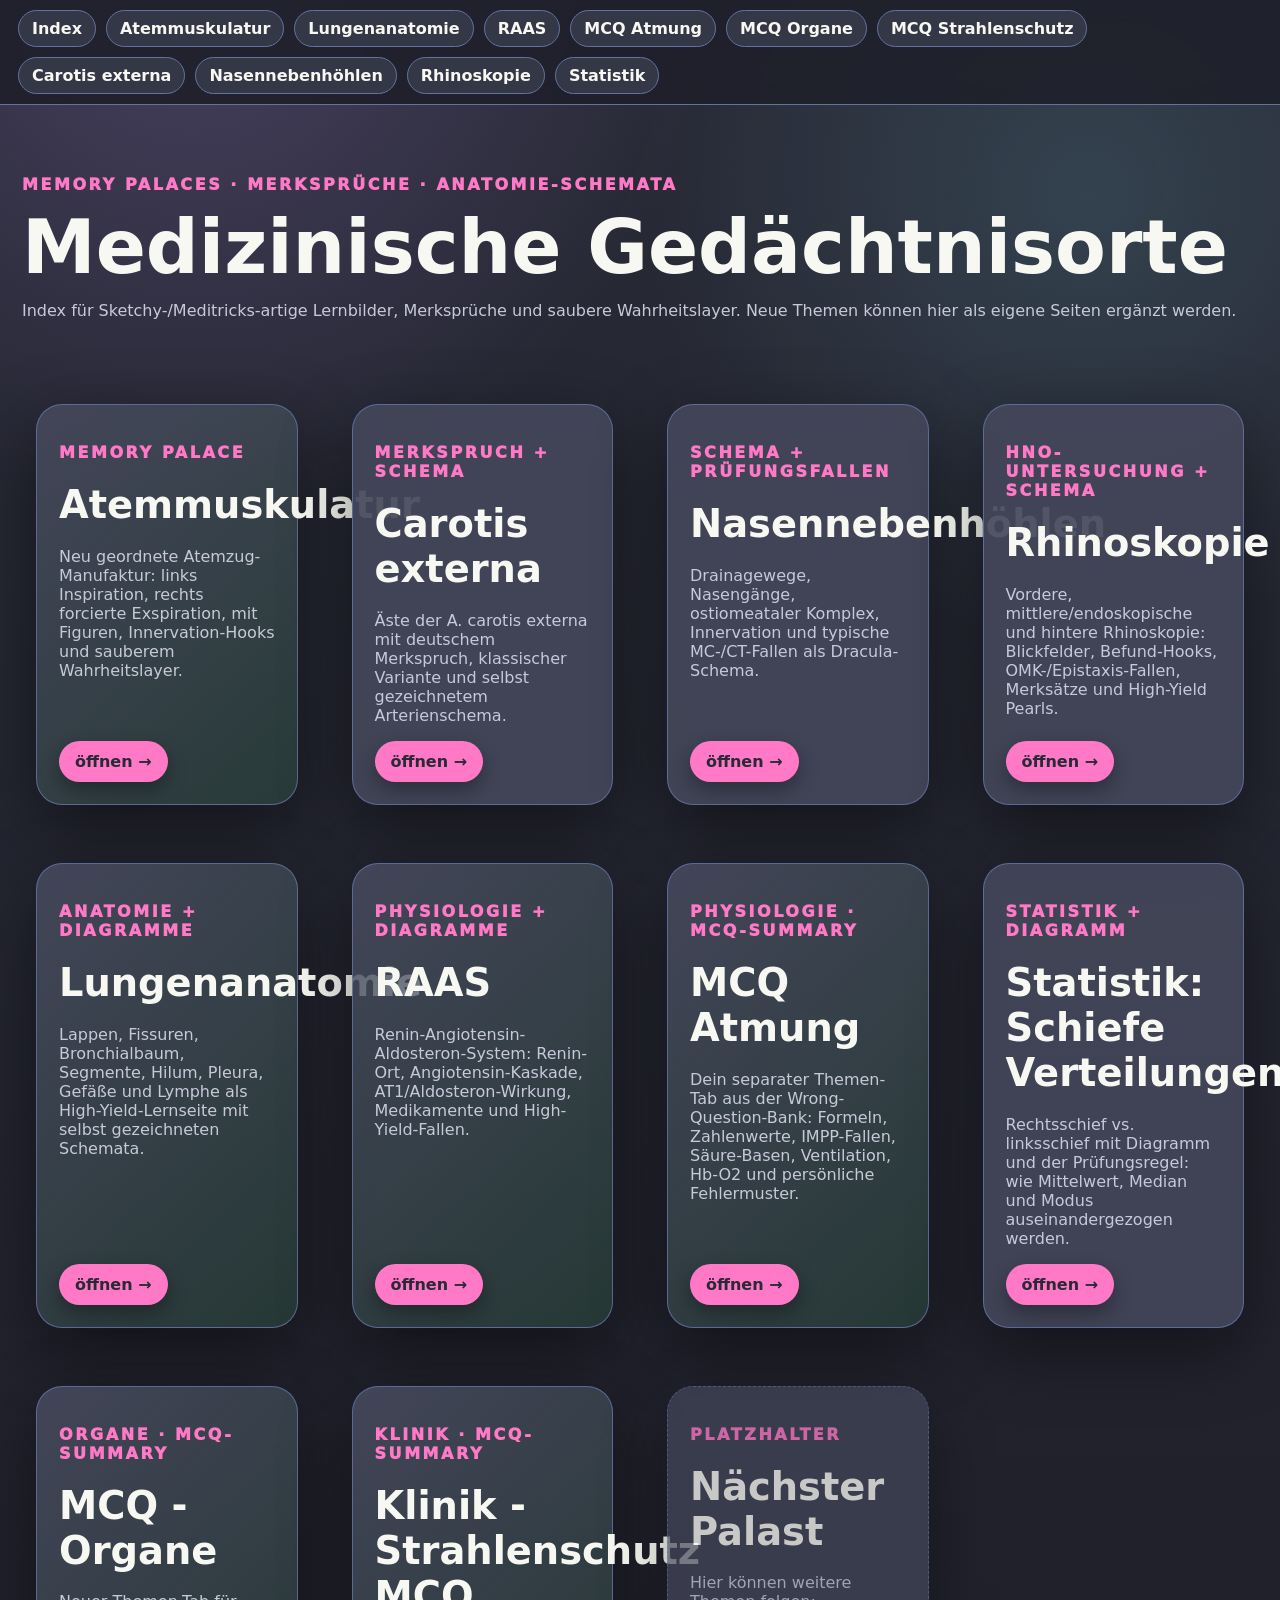
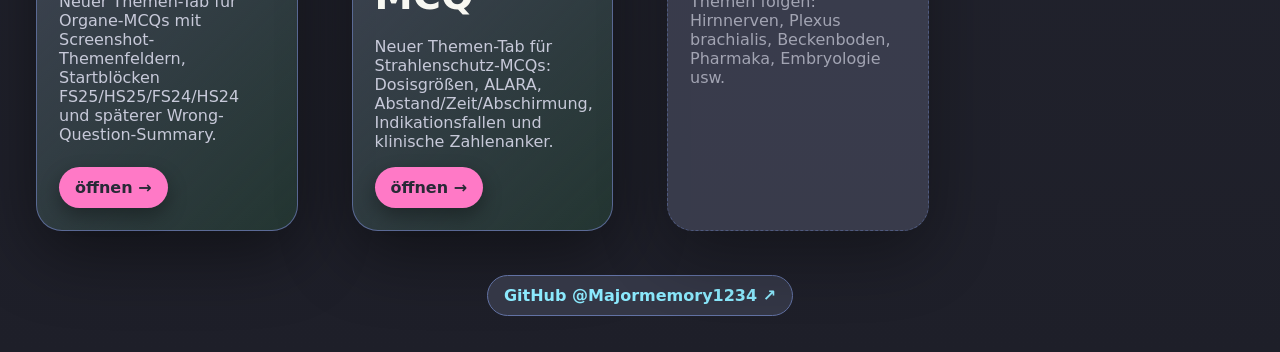
<file: index.html>
<!doctype html>
<html lang="de">
<head>
  <meta charset="utf-8">
  <meta name="viewport" content="width=device-width, initial-scale=1">
  <title>Medizinische Memory Palaces</title>
  <link rel="stylesheet" href="style.css">
</head>
<body>
<nav class="site-nav"><a href="index.html">Index</a><a href="pages/atemmuskulatur.html">Atemmuskulatur</a><a href="pages/lungenanatomie.html">Lungenanatomie</a><a href="pages/raas.html">RAAS</a><a href="pages/mcq-physiologie-atmung.html">MCQ Atmung</a><a href="pages/mcq-organe.html">MCQ Organe</a><a href="pages/mcq-klinik-strahlenschutz.html">MCQ Strahlenschutz</a><a href="pages/carotis-externa.html">Carotis externa</a><a href="pages/nasennebenhoehlen.html">Nasennebenhöhlen</a><a href="pages/rhinoskopie.html">Rhinoskopie</a><a href="pages/statistik-schiefe-verteilung.html">Statistik</a></nav>
<header class="home-hero">
  <p class="eyebrow">Memory Palaces · Merksprüche · Anatomie-Schemata</p>
  <h1>Medizinische Gedächtnisorte</h1>
  <p>Index für Sketchy-/Meditricks-artige Lernbilder, Merksprüche und saubere Wahrheitslayer. Neue Themen können hier als eigene Seiten ergänzt werden.</p>
</header>
<main>
  <section class="library-grid" aria-label="Memory-Palace Index">
    <article class="library-card featured">
      <p class="card-kicker">Memory Palace</p>
      <h2>Atemmuskulatur</h2>
      <p>Neu geordnete Atemzug-Manufaktur: links Inspiration, rechts forcierte Exspiration, mit Figuren, Innervation-Hooks und sauberem Wahrheitslayer.</p>
      <a class="card-link" href="pages/atemmuskulatur.html">öffnen →</a>
    </article>
    <article class="library-card">
      <p class="card-kicker">Merkspruch + Schema</p>
      <h2>Carotis externa</h2>
      <p>Äste der A. carotis externa mit deutschem Merkspruch, klassischer Variante und selbst gezeichnetem Arterienschema.</p>
      <a class="card-link" href="pages/carotis-externa.html">öffnen →</a>
    </article>
    <article class="library-card">
      <p class="card-kicker">Schema + Prüfungsfallen</p>
      <h2>Nasennebenhöhlen</h2>
      <p>Drainagewege, Nasengänge, ostiomeataler Komplex, Innervation und typische MC-/CT-Fallen als Dracula-Schema.</p>
      <a class="card-link" href="pages/nasennebenhoehlen.html">öffnen →</a>
    </article>
    <article class="library-card">
      <p class="card-kicker">HNO-Untersuchung + Schema</p>
      <h2>Rhinoskopie</h2>
      <p>Vordere, mittlere/endoskopische und hintere Rhinoskopie: Blickfelder, Befund-Hooks, OMK-/Epistaxis-Fallen, Merksätze und High-Yield Pearls.</p>
      <a class="card-link" href="pages/rhinoskopie.html">öffnen →</a>
    </article>

    <article class="library-card featured">
      <p class="card-kicker">Anatomie + Diagramme</p>
      <h2>Lungenanatomie</h2>
      <p>Lappen, Fissuren, Bronchialbaum, Segmente, Hilum, Pleura, Gefäße und Lymphe als High-Yield-Lernseite mit selbst gezeichneten Schemata.</p>
      <a class="card-link" href="pages/lungenanatomie.html">öffnen →</a>
    </article>

    <article class="library-card featured">
      <p class="card-kicker">Physiologie + Diagramme</p>
      <h2>RAAS</h2>
      <p>Renin-Angiotensin-Aldosteron-System: Renin-Ort, Angiotensin-Kaskade, AT1/Aldosteron-Wirkung, Medikamente und High-Yield-Fallen.</p>
      <a class="card-link" href="pages/raas.html">öffnen →</a>
    </article>

    <article class="library-card featured">
      <p class="card-kicker">Physiologie · MCQ-Summary</p>
      <h2>MCQ Atmung</h2>
      <p>Dein separater Themen-Tab aus der Wrong-Question-Bank: Formeln, Zahlenwerte, IMPP-Fallen, Säure-Basen, Ventilation, Hb-O2 und persönliche Fehlermuster.</p>
      <a class="card-link" href="pages/mcq-physiologie-atmung.html">öffnen →</a>
    </article>

    <article class="library-card">
      <p class="card-kicker">Statistik + Diagramm</p>
      <h2>Statistik: Schiefe Verteilungen</h2>
      <p>Rechtsschief vs. linksschief mit Diagramm und der Prüfungsregel: wie Mittelwert, Median und Modus auseinandergezogen werden.</p>
      <a class="card-link" href="pages/statistik-schiefe-verteilung.html">öffnen →</a>
    </article>


    <article class="library-card featured">
      <p class="card-kicker">Organe · MCQ-Summary</p>
      <h2>MCQ - Organe</h2>
      <p>Neuer Themen-Tab für Organe-MCQs mit Screenshot-Themenfeldern, Startblöcken FS25/HS25/FS24/HS24 und späterer Wrong-Question-Summary.</p>
      <a class="card-link" href="pages/mcq-organe.html">öffnen →</a>
    </article>
    <article class="library-card featured">
      <p class="card-kicker">Klinik · MCQ-Summary</p>
      <h2>Klinik - Strahlenschutz MCQ</h2>
      <p>Neuer Themen-Tab für Strahlenschutz-MCQs: Dosisgrößen, ALARA, Abstand/Zeit/Abschirmung, Indikationsfallen und klinische Zahlenanker.</p>
      <a class="card-link" href="pages/mcq-klinik-strahlenschutz.html">öffnen →</a>
    </article>
    <article class="library-card ghost">
      <p class="card-kicker">Platzhalter</p>
      <h2>Nächster Palast</h2>
      <p>Hier können weitere Themen folgen: Hirnnerven, Plexus brachialis, Beckenboden, Pharmaka, Embryologie usw.</p>
    </article>
  </section>
</main>
<footer class="site-footer">
  <a href="https://github.com/Majormemory1234" target="_blank" rel="noopener noreferrer">GitHub @Majormemory1234 ↗</a>
</footer>
</body>
</html>
</file>
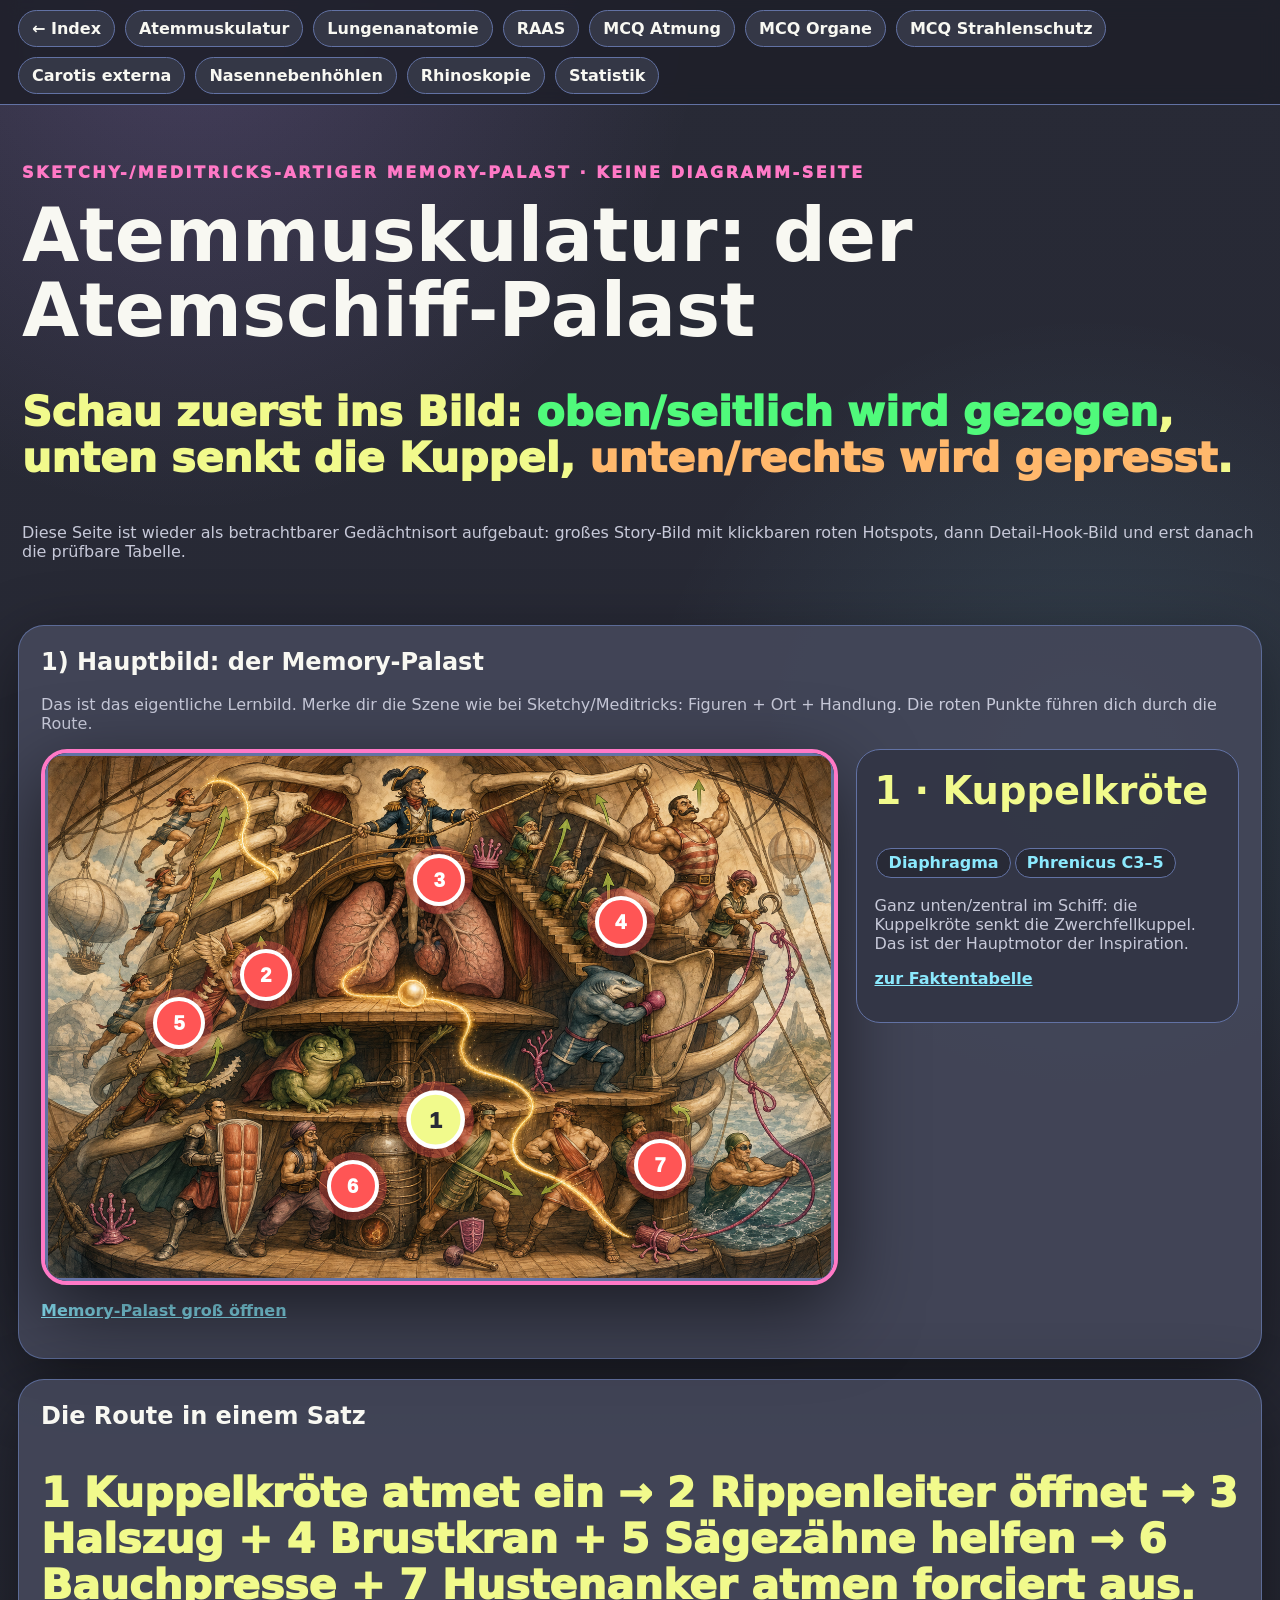
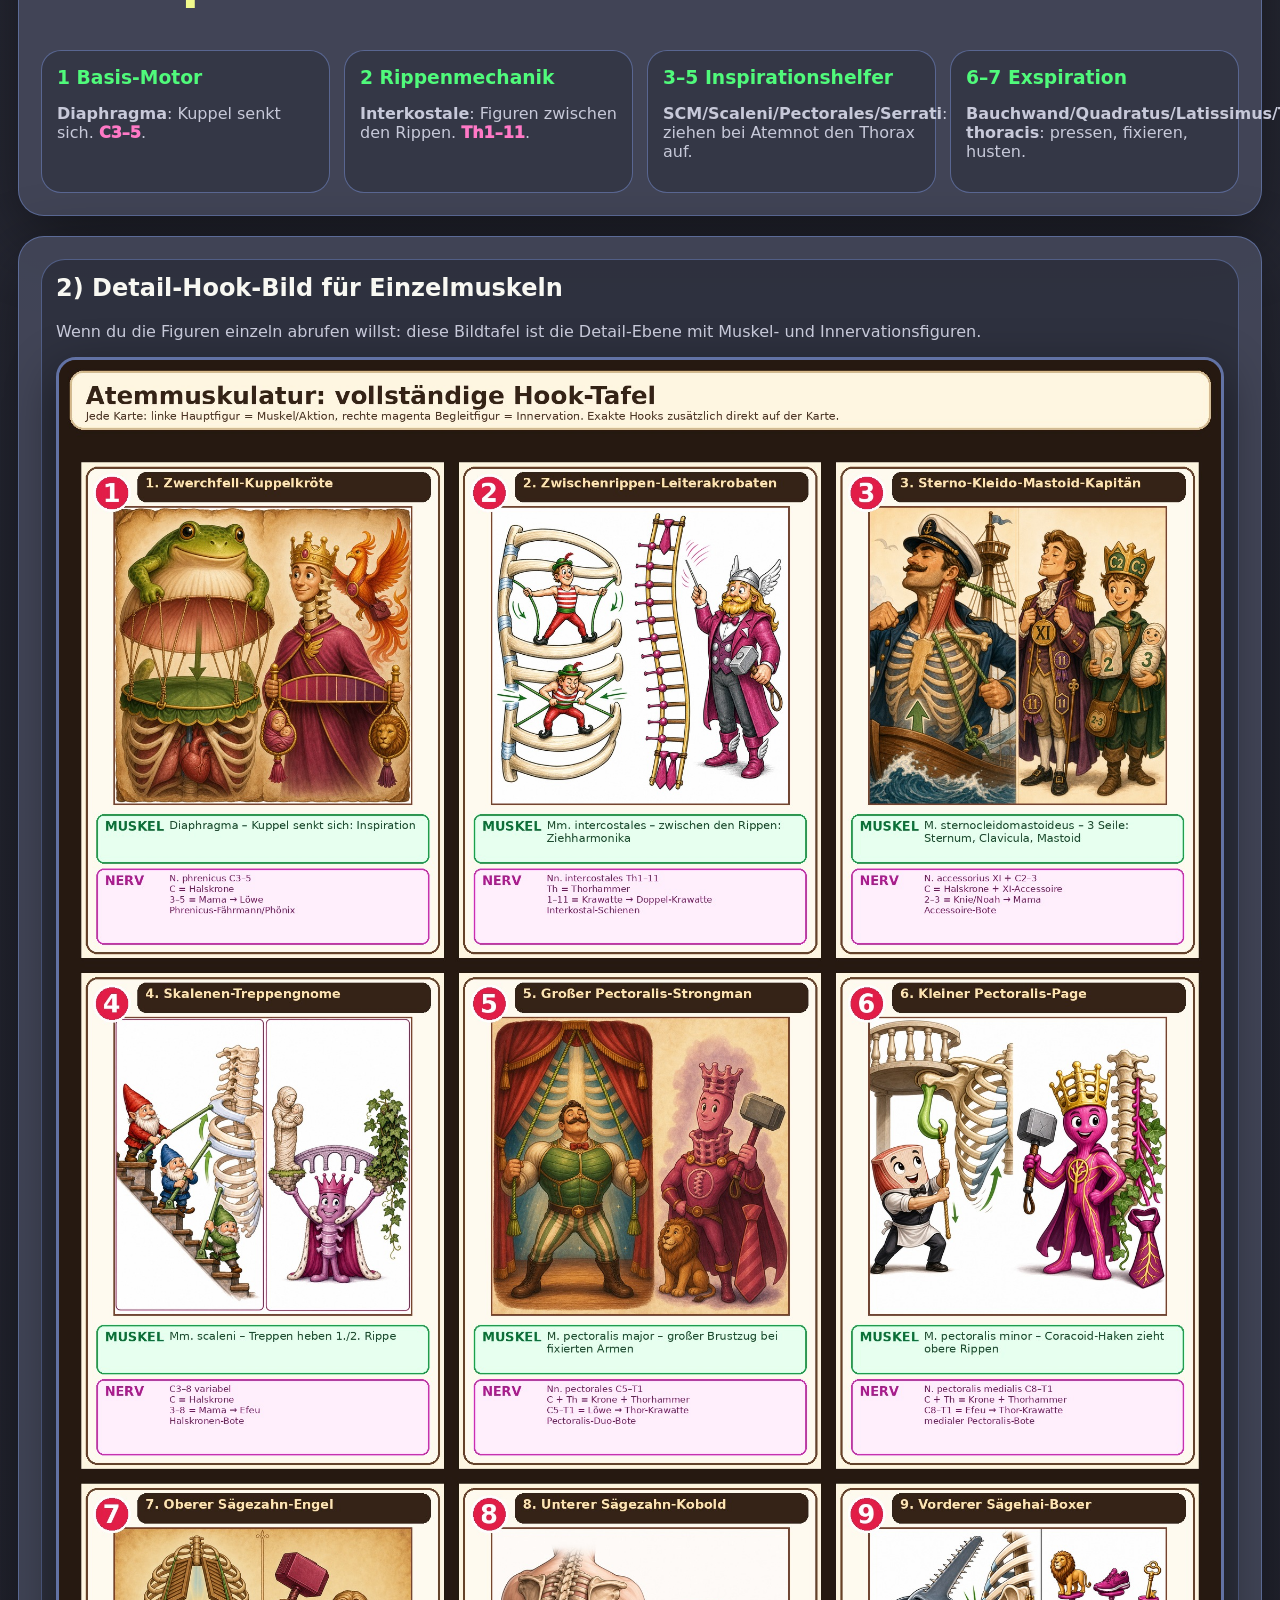
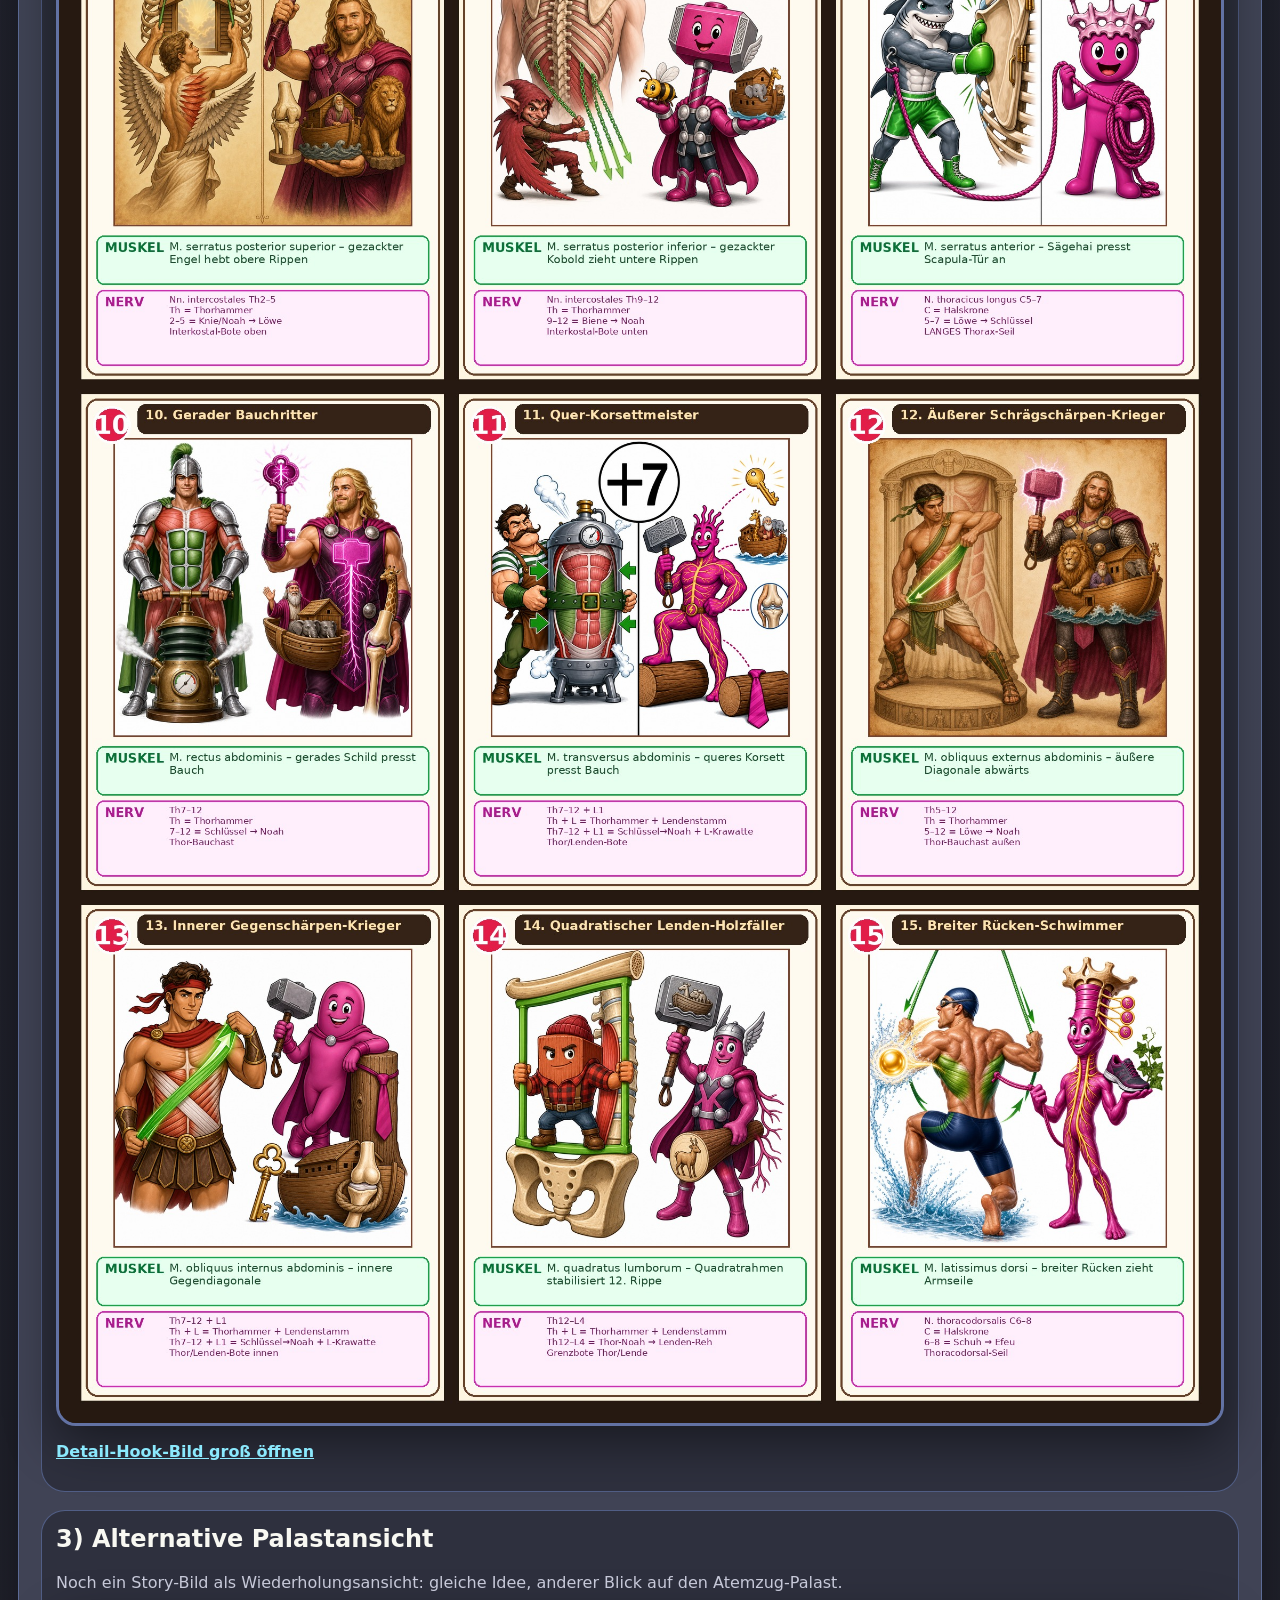
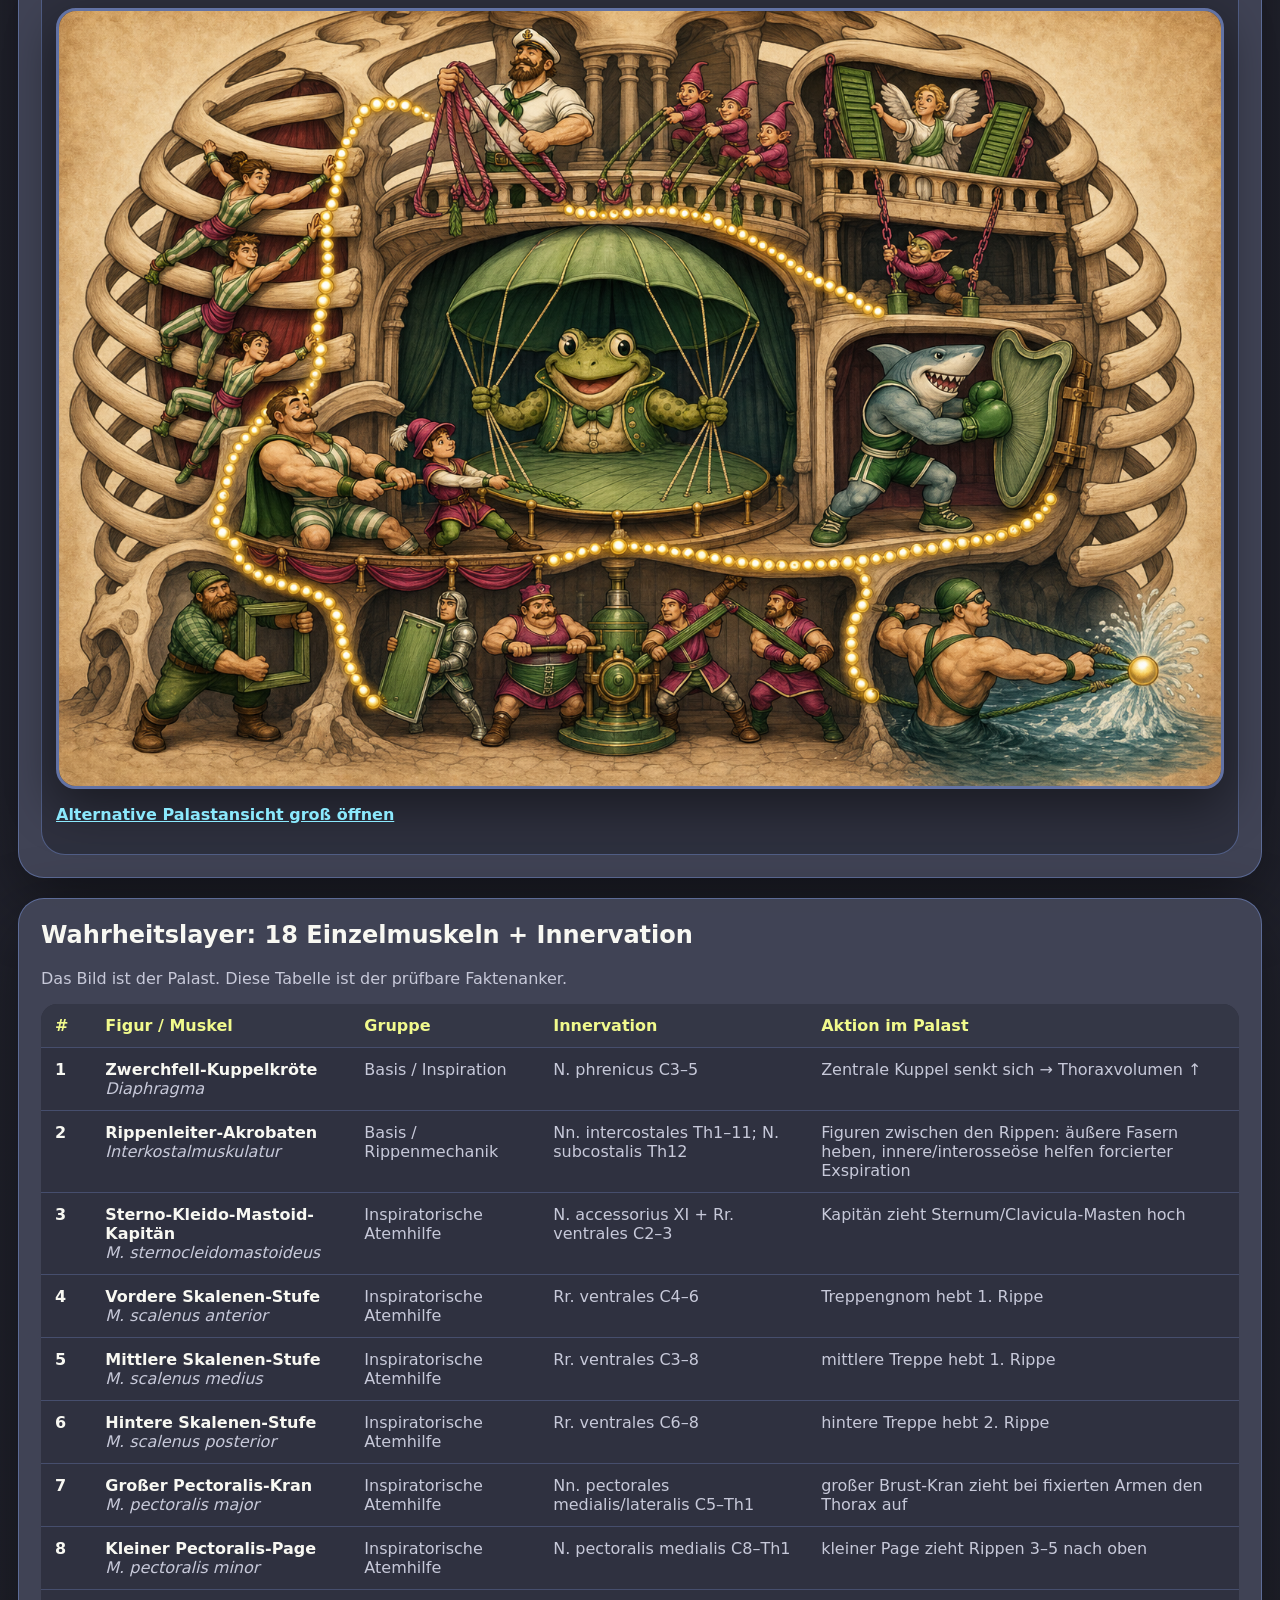
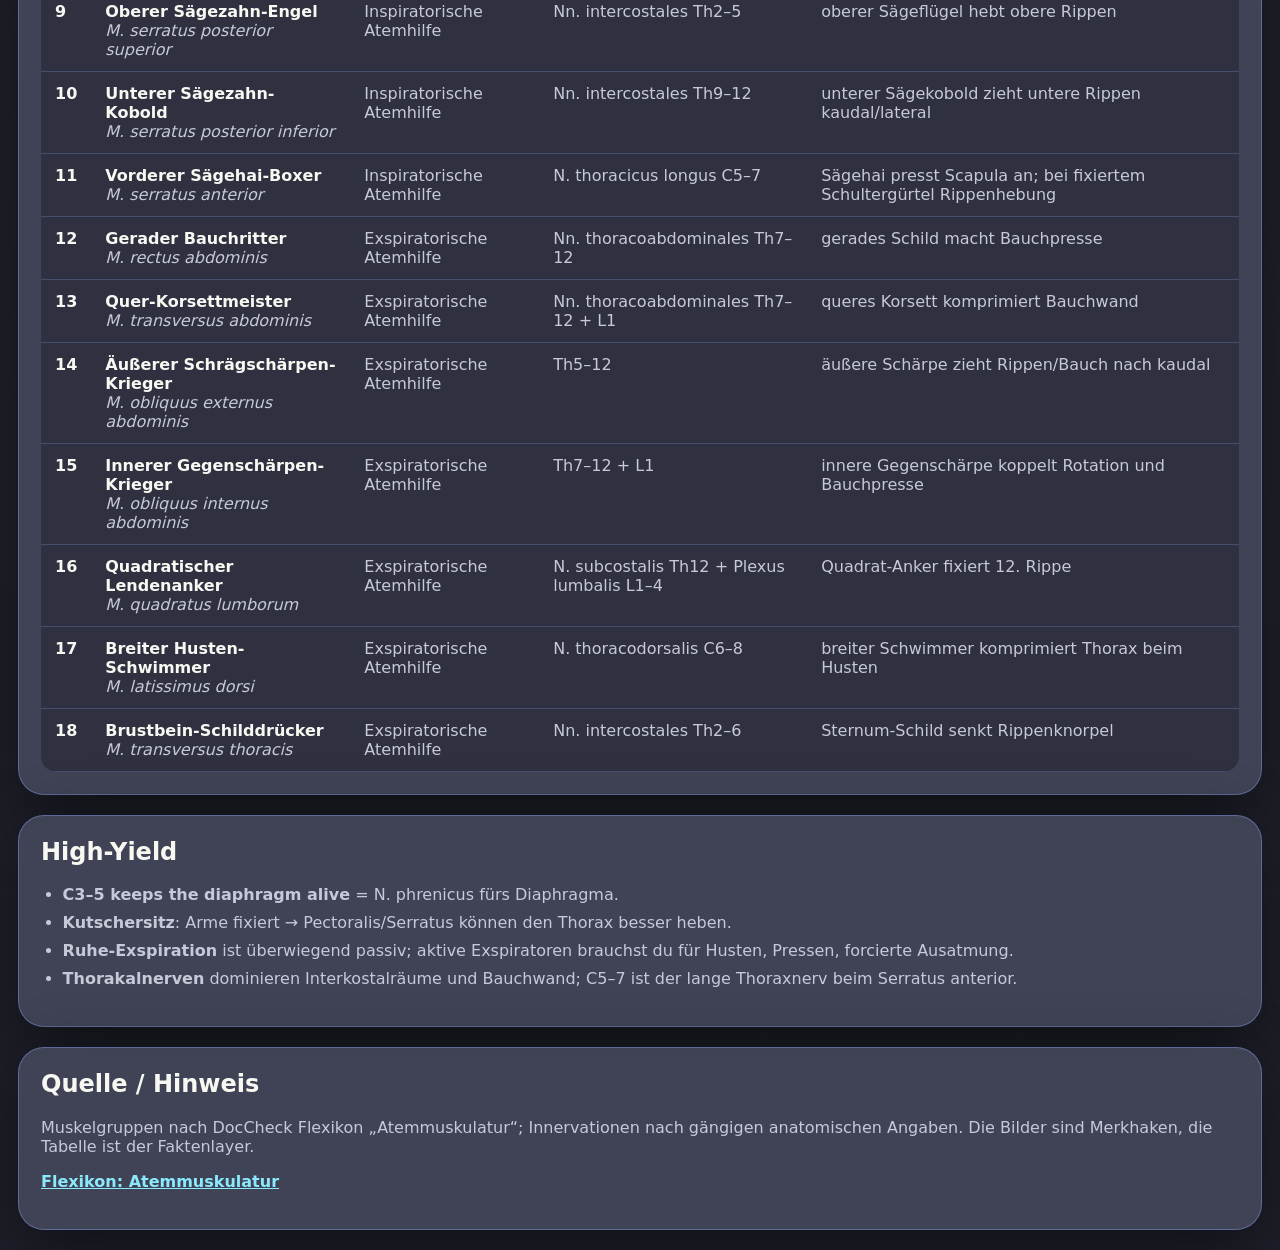
<file: pages/atemmuskulatur.html>
<!doctype html>
<html lang="de">
<head>
<meta charset="utf-8"><meta name="viewport" content="width=device-width, initial-scale=1">
<title>Atemmuskulatur: Sketchy-Memory-Palast</title>
<link rel="stylesheet" href="../style.css">
<style>
.hero-palace{display:grid;grid-template-columns:minmax(0,1.35fr) minmax(320px,.65fr);gap:18px;align-items:start}
.palace-frame{position:relative;border-radius:26px;overflow:hidden;border:4px solid var(--pink);background:#1e1f29;box-shadow:0 26px 80px #0009;line-height:0}
.palace-img,.full-img{width:100%;display:block}
.hot{position:absolute;transform:translate(-50%,-50%);width:52px;height:52px;border-radius:999px;border:4px solid #fff;background:var(--red);color:#fff;font-weight:1000;font-size:20px;display:grid;place-items:center;box-shadow:0 0 0 8px rgba(255,85,85,.36),0 10px 28px #000b;cursor:pointer;line-height:1}
.hot:hover,.hot.active{background:var(--yellow);color:#282a36;scale:1.13}
.story-card{background:rgba(52,55,70,.96);border:1px solid var(--comment);border-radius:24px;padding:18px;position:sticky;top:76px}
.story-card h2{color:var(--yellow);font-size:clamp(28px,3vw,42px)}
.tag{display:inline-block;background:#282a36;border:1px solid var(--comment);border-radius:999px;padding:.28rem .7rem;margin:.16rem .12rem;color:var(--cyan);font-weight:900}
.memory-sentence{font-size:clamp(26px,3.2vw,46px);line-height:1.12;font-weight:1000;color:var(--yellow)}
.scene-steps{display:grid;grid-template-columns:repeat(auto-fit,minmax(250px,1fr));gap:14px}
.scene-step{background:rgba(52,55,70,.94);border:1px solid rgba(98,114,164,.8);border-radius:20px;padding:15px}
.scene-step h3{margin:.1rem 0 .4rem;color:var(--green)}
.gallery{display:grid;grid-template-columns:1fr;gap:18px}
.gallery-card{background:rgba(40,42,54,.72);border:1px solid rgba(98,114,164,.7);border-radius:24px;padding:14px}
.gallery-card img{border-radius:20px;border:3px solid var(--comment);background:#1e1f29;box-shadow:0 16px 50px #0007}
.green{color:var(--green);font-weight:1000}.orange{color:var(--orange);font-weight:1000}.pink{color:var(--pink);font-weight:1000}.yellow{color:var(--yellow);font-weight:1000}
@media(max-width:980px){.hero-palace{grid-template-columns:1fr}.story-card{position:static}.hot{width:38px;height:38px;font-size:15px;box-shadow:0 0 0 5px rgba(255,85,85,.35)}}
</style>
</head>
<body><nav class="site-nav"><a href="../index.html">← Index</a><a href="atemmuskulatur.html">Atemmuskulatur</a><a href="lungenanatomie.html">Lungenanatomie</a><a href="raas.html">RAAS</a><a href="mcq-physiologie-atmung.html">MCQ Atmung</a><a href="mcq-organe.html">MCQ Organe</a><a href="mcq-klinik-strahlenschutz.html">MCQ Strahlenschutz</a><a href="carotis-externa.html">Carotis externa</a><a href="nasennebenhoehlen.html">Nasennebenhöhlen</a><a href="rhinoskopie.html">Rhinoskopie</a><a href="statistik-schiefe-verteilung.html">Statistik</a></nav>
<header>
<p class="eyebrow">Sketchy-/Meditricks-artiger Memory-Palast · keine Diagramm-Seite</p>
<h1>Atemmuskulatur: der Atemschiff-Palast</h1>
<p class="memory-sentence">Schau zuerst ins Bild: <span class="green">oben/seitlich wird gezogen</span>, <span class="yellow">unten senkt die Kuppel</span>, <span class="orange">unten/rechts wird gepresst</span>.</p>
<p>Diese Seite ist wieder als betrachtbarer Gedächtnisort aufgebaut: großes Story-Bild mit klickbaren roten Hotspots, dann Detail-Hook-Bild und erst danach die prüfbare Tabelle.</p>
</header>
<main>
<section class="poster">
<h2>1) Hauptbild: der Memory-Palast</h2>
<p>Das ist das eigentliche Lernbild. Merke dir die Szene wie bei Sketchy/Meditricks: Figuren + Ort + Handlung. Die roten Punkte führen dich durch die Route.</p>
<div class="hero-palace">
  <div class="palace-frame">
    <img class="palace-img" src="../assets/atemmuskulatur_integrated_master_scene_v2.png" alt="Atemmuskulatur Memory-Palast: Thorax als Atemschiff mit Zwerchfell-Kröte, Rippen-Akrobaten, Halszug, Brustkran, Sägezähnen, Bauchpresse und Husten-Schwimmer">
    <button class="hot active" data-id="1" style="left:50%;top:70%">1</button>
    <button class="hot" data-id="2" style="left:28%;top:42%">2</button>
    <button class="hot" data-id="3" style="left:50%;top:24%">3</button>
    <button class="hot" data-id="4" style="left:73%;top:32%">4</button>
    <button class="hot" data-id="5" style="left:17%;top:51%">5</button>
    <button class="hot" data-id="6" style="left:39%;top:82%">6</button>
    <button class="hot" data-id="7" style="left:78%;top:78%">7</button>
  </div>
  <aside class="story-card" id="storyCard"><h2>1 · Kuppelkröte</h2><p><span class="tag">Diaphragma</span><span class="tag">Phrenicus C3–5</span></p><p>Ganz unten/zentral im Schiff: die Kuppelkröte senkt die Zwerchfellkuppel. Das ist der Hauptmotor der Inspiration.</p><p><a href="#legend">zur Faktentabelle</a></p></aside>
</div>
<p><a href="../assets/atemmuskulatur_integrated_master_scene_v2.png" target="_blank" rel="noopener">Memory-Palast groß öffnen</a></p>
</section>

<section class="note topo-note">
<h2>Die Route in einem Satz</h2>
<p class="memory-sentence">1 Kuppelkröte atmet ein → 2 Rippenleiter öffnet → 3 Halszug + 4 Brustkran + 5 Sägezähne helfen → 6 Bauchpresse + 7 Hustenanker atmen forciert aus.</p>
<div class="scene-steps">
<article class="scene-step"><h3>1 Basis-Motor</h3><p><b>Diaphragma</b>: Kuppel senkt sich. <span class="pink">C3–5</span>.</p></article>
<article class="scene-step"><h3>2 Rippenmechanik</h3><p><b>Interkostale</b>: Figuren zwischen den Rippen. <span class="pink">Th1–11</span>.</p></article>
<article class="scene-step"><h3>3–5 Inspirationshelfer</h3><p><b>SCM/Scaleni/Pectorales/Serrati</b>: ziehen bei Atemnot den Thorax auf.</p></article>
<article class="scene-step"><h3>6–7 Exspiration</h3><p><b>Bauchwand/Quadratus/Latissimus/Transversus thoracis</b>: pressen, fixieren, husten.</p></article>
</div>
</section>

<section class="poster gallery">
<div class="gallery-card">
<h2>2) Detail-Hook-Bild für Einzelmuskeln</h2>
<p>Wenn du die Figuren einzeln abrufen willst: diese Bildtafel ist die Detail-Ebene mit Muskel- und Innervationsfiguren.</p>
<img class="full-img" src="../assets/atemmuskulatur_complete_hooks_poster.jpg" alt="Atemmuskulatur vollständige Hook-Tafel mit Figuren für Muskeln und Innervationen">
<p><a href="../assets/atemmuskulatur_complete_hooks_poster.jpg" target="_blank" rel="noopener">Detail-Hook-Bild groß öffnen</a></p>
</div>
<div class="gallery-card">
<h2>3) Alternative Palastansicht</h2>
<p>Noch ein Story-Bild als Wiederholungsansicht: gleiche Idee, anderer Blick auf den Atemzug-Palast.</p>
<img class="full-img" src="../assets/atemmuskulatur_atemzug_manufaktur_grouped.png" alt="Alternative Atemzug-Manufaktur als Gedächtnisbild der Atemmuskulatur">
<p><a href="../assets/atemmuskulatur_atemzug_manufaktur_grouped.png" target="_blank" rel="noopener">Alternative Palastansicht groß öffnen</a></p>
</div>
</section>

<section id="legend" class="legend"><h2>Wahrheitslayer: 18 Einzelmuskeln + Innervation</h2><p>Das Bild ist der Palast. Diese Tabelle ist der prüfbare Faktenanker.</p><table><thead><tr><th>#</th><th>Figur / Muskel</th><th>Gruppe</th><th>Innervation</th><th>Aktion im Palast</th></tr></thead><tbody>
<tr data-id="1"><td><b>1</b></td><td><b>Zwerchfell-Kuppelkröte</b><br><em>Diaphragma</em></td><td>Basis / Inspiration</td><td>N. phrenicus C3–5</td><td>Zentrale Kuppel senkt sich → Thoraxvolumen ↑</td></tr>
<tr data-id="2"><td><b>2</b></td><td><b>Rippenleiter-Akrobaten</b><br><em>Interkostalmuskulatur</em></td><td>Basis / Rippenmechanik</td><td>Nn. intercostales Th1–11; N. subcostalis Th12</td><td>Figuren zwischen den Rippen: äußere Fasern heben, innere/interosseöse helfen forcierter Exspiration</td></tr>
<tr data-id="3"><td><b>3</b></td><td><b>Sterno-Kleido-Mastoid-Kapitän</b><br><em>M. sternocleidomastoideus</em></td><td>Inspiratorische Atemhilfe</td><td>N. accessorius XI + Rr. ventrales C2–3</td><td>Kapitän zieht Sternum/Clavicula-Masten hoch</td></tr>
<tr data-id="4"><td><b>4</b></td><td><b>Vordere Skalenen-Stufe</b><br><em>M. scalenus anterior</em></td><td>Inspiratorische Atemhilfe</td><td>Rr. ventrales C4–6</td><td>Treppengnom hebt 1. Rippe</td></tr>
<tr data-id="5"><td><b>5</b></td><td><b>Mittlere Skalenen-Stufe</b><br><em>M. scalenus medius</em></td><td>Inspiratorische Atemhilfe</td><td>Rr. ventrales C3–8</td><td>mittlere Treppe hebt 1. Rippe</td></tr>
<tr data-id="6"><td><b>6</b></td><td><b>Hintere Skalenen-Stufe</b><br><em>M. scalenus posterior</em></td><td>Inspiratorische Atemhilfe</td><td>Rr. ventrales C6–8</td><td>hintere Treppe hebt 2. Rippe</td></tr>
<tr data-id="7"><td><b>7</b></td><td><b>Großer Pectoralis-Kran</b><br><em>M. pectoralis major</em></td><td>Inspiratorische Atemhilfe</td><td>Nn. pectorales medialis/lateralis C5–Th1</td><td>großer Brust-Kran zieht bei fixierten Armen den Thorax auf</td></tr>
<tr data-id="8"><td><b>8</b></td><td><b>Kleiner Pectoralis-Page</b><br><em>M. pectoralis minor</em></td><td>Inspiratorische Atemhilfe</td><td>N. pectoralis medialis C8–Th1</td><td>kleiner Page zieht Rippen 3–5 nach oben</td></tr>
<tr data-id="9"><td><b>9</b></td><td><b>Oberer Sägezahn-Engel</b><br><em>M. serratus posterior superior</em></td><td>Inspiratorische Atemhilfe</td><td>Nn. intercostales Th2–5</td><td>oberer Sägeflügel hebt obere Rippen</td></tr>
<tr data-id="10"><td><b>10</b></td><td><b>Unterer Sägezahn-Kobold</b><br><em>M. serratus posterior inferior</em></td><td>Inspiratorische Atemhilfe</td><td>Nn. intercostales Th9–12</td><td>unterer Sägekobold zieht untere Rippen kaudal/lateral</td></tr>
<tr data-id="11"><td><b>11</b></td><td><b>Vorderer Sägehai-Boxer</b><br><em>M. serratus anterior</em></td><td>Inspiratorische Atemhilfe</td><td>N. thoracicus longus C5–7</td><td>Sägehai presst Scapula an; bei fixiertem Schultergürtel Rippenhebung</td></tr>
<tr data-id="12"><td><b>12</b></td><td><b>Gerader Bauchritter</b><br><em>M. rectus abdominis</em></td><td>Exspiratorische Atemhilfe</td><td>Nn. thoracoabdominales Th7–12</td><td>gerades Schild macht Bauchpresse</td></tr>
<tr data-id="13"><td><b>13</b></td><td><b>Quer-Korsettmeister</b><br><em>M. transversus abdominis</em></td><td>Exspiratorische Atemhilfe</td><td>Nn. thoracoabdominales Th7–12 + L1</td><td>queres Korsett komprimiert Bauchwand</td></tr>
<tr data-id="14"><td><b>14</b></td><td><b>Äußerer Schrägschärpen-Krieger</b><br><em>M. obliquus externus abdominis</em></td><td>Exspiratorische Atemhilfe</td><td>Th5–12</td><td>äußere Schärpe zieht Rippen/Bauch nach kaudal</td></tr>
<tr data-id="15"><td><b>15</b></td><td><b>Innerer Gegenschärpen-Krieger</b><br><em>M. obliquus internus abdominis</em></td><td>Exspiratorische Atemhilfe</td><td>Th7–12 + L1</td><td>innere Gegenschärpe koppelt Rotation und Bauchpresse</td></tr>
<tr data-id="16"><td><b>16</b></td><td><b>Quadratischer Lendenanker</b><br><em>M. quadratus lumborum</em></td><td>Exspiratorische Atemhilfe</td><td>N. subcostalis Th12 + Plexus lumbalis L1–4</td><td>Quadrat-Anker fixiert 12. Rippe</td></tr>
<tr data-id="17"><td><b>17</b></td><td><b>Breiter Husten-Schwimmer</b><br><em>M. latissimus dorsi</em></td><td>Exspiratorische Atemhilfe</td><td>N. thoracodorsalis C6–8</td><td>breiter Schwimmer komprimiert Thorax beim Husten</td></tr>
<tr data-id="18"><td><b>18</b></td><td><b>Brustbein-Schilddrücker</b><br><em>M. transversus thoracis</em></td><td>Exspiratorische Atemhilfe</td><td>Nn. intercostales Th2–6</td><td>Sternum-Schild senkt Rippenknorpel</td></tr>
</tbody></table></section>

<section class="note topo-note"><h2>High-Yield</h2><ul>
<li><b>C3–5 keeps the diaphragm alive</b> = N. phrenicus fürs Diaphragma.</li>
<li><b>Kutschersitz</b>: Arme fixiert → Pectoralis/Serratus können den Thorax besser heben.</li>
<li><b>Ruhe-Exspiration</b> ist überwiegend passiv; aktive Exspiratoren brauchst du für Husten, Pressen, forcierte Ausatmung.</li>
<li><b>Thorakalnerven</b> dominieren Interkostalräume und Bauchwand; C5–7 ist der lange Thoraxnerv beim Serratus anterior.</li>
</ul></section>
<section class="note"><h2>Quelle / Hinweis</h2><p>Muskelgruppen nach DocCheck Flexikon „Atemmuskulatur“; Innervationen nach gängigen anatomischen Angaben. Die Bilder sind Merkhaken, die Tabelle ist der Faktenlayer.</p><p><a href="https://flexikon.doccheck.com/de/Atemmuskulatur" target="_blank" rel="noopener">Flexikon: Atemmuskulatur</a></p></section>
</main>
<script>
const facts={"1": ["Kuppelkröte", "Diaphragma", "Phrenicus C3–5", "Ganz unten/zentral im Schiff: die Kuppelkröte senkt die Zwerchfellkuppel. Das ist der Hauptmotor der Inspiration."], "2": ["Rippenleiter", "Interkostalmuskeln", "Interkostalnerven Th1–11", "Zwischen den Rippen arbeiten Leiter-Akrobaten: Rippen werden gehoben/gesenkt wie bewegliche Sprossen."], "3": ["Halszug-Mannschaft", "SCM + Scaleni", "XI/C2–3; C3–8", "Oben ziehen Kapitän und Treppengnome am Halsmast: obere Rippen/Sternum werden bei Atemnot hochgezogen."], "4": ["Brust-Kran", "Pectoralis major/minor", "C5–Th1 / C8–Th1", "Wenn Arme fixiert sind, wird der Brustmuskel zum Kran und zieht den Thorax auf."], "5": ["Sägezahn-Wand", "Serratus posterior sup./inf. + anterior", "Th2–5, Th9–12, C5–7", "Sägefiguren greifen an Rippen/Scapula: oben heben, unten stabilisieren/ziehen, vorne Scapula fixieren."], "6": ["Bauchpresse", "Rectus + Transversus + Obliqui", "Th5–12 + L1", "Unten drücken Ritter, Korsett und Schärpen den Bauch zusammen: forcierte Exspiration/Husten."], "7": ["Lendenanker + Husten-Schwimmer", "Quadratus lumborum + Latissimus + Transversus thoracis", "Th12/L1–4; C6–8; Th2–6", "Seitlich/unten fixiert der Lendenanker, der breite Schwimmer hustet/komprimiert, das Sternum-Schild senkt Rippenknorpel."]};
function pick(id){const f=facts[id];document.querySelectorAll('.hot').forEach(b=>b.classList.toggle('active',b.dataset.id==id));document.getElementById('storyCard').innerHTML=`<h2>${id} · ${f[0]}</h2><p><span class="tag">${f[1]}</span><span class="tag">${f[2]}</span></p><p>${f[3]}</p><p><a href="#legend">zur Faktentabelle</a></p>`;}
document.querySelectorAll('.hot').forEach(b=>b.addEventListener('click',()=>pick(b.dataset.id)));
</script>
</body></html>
</file>
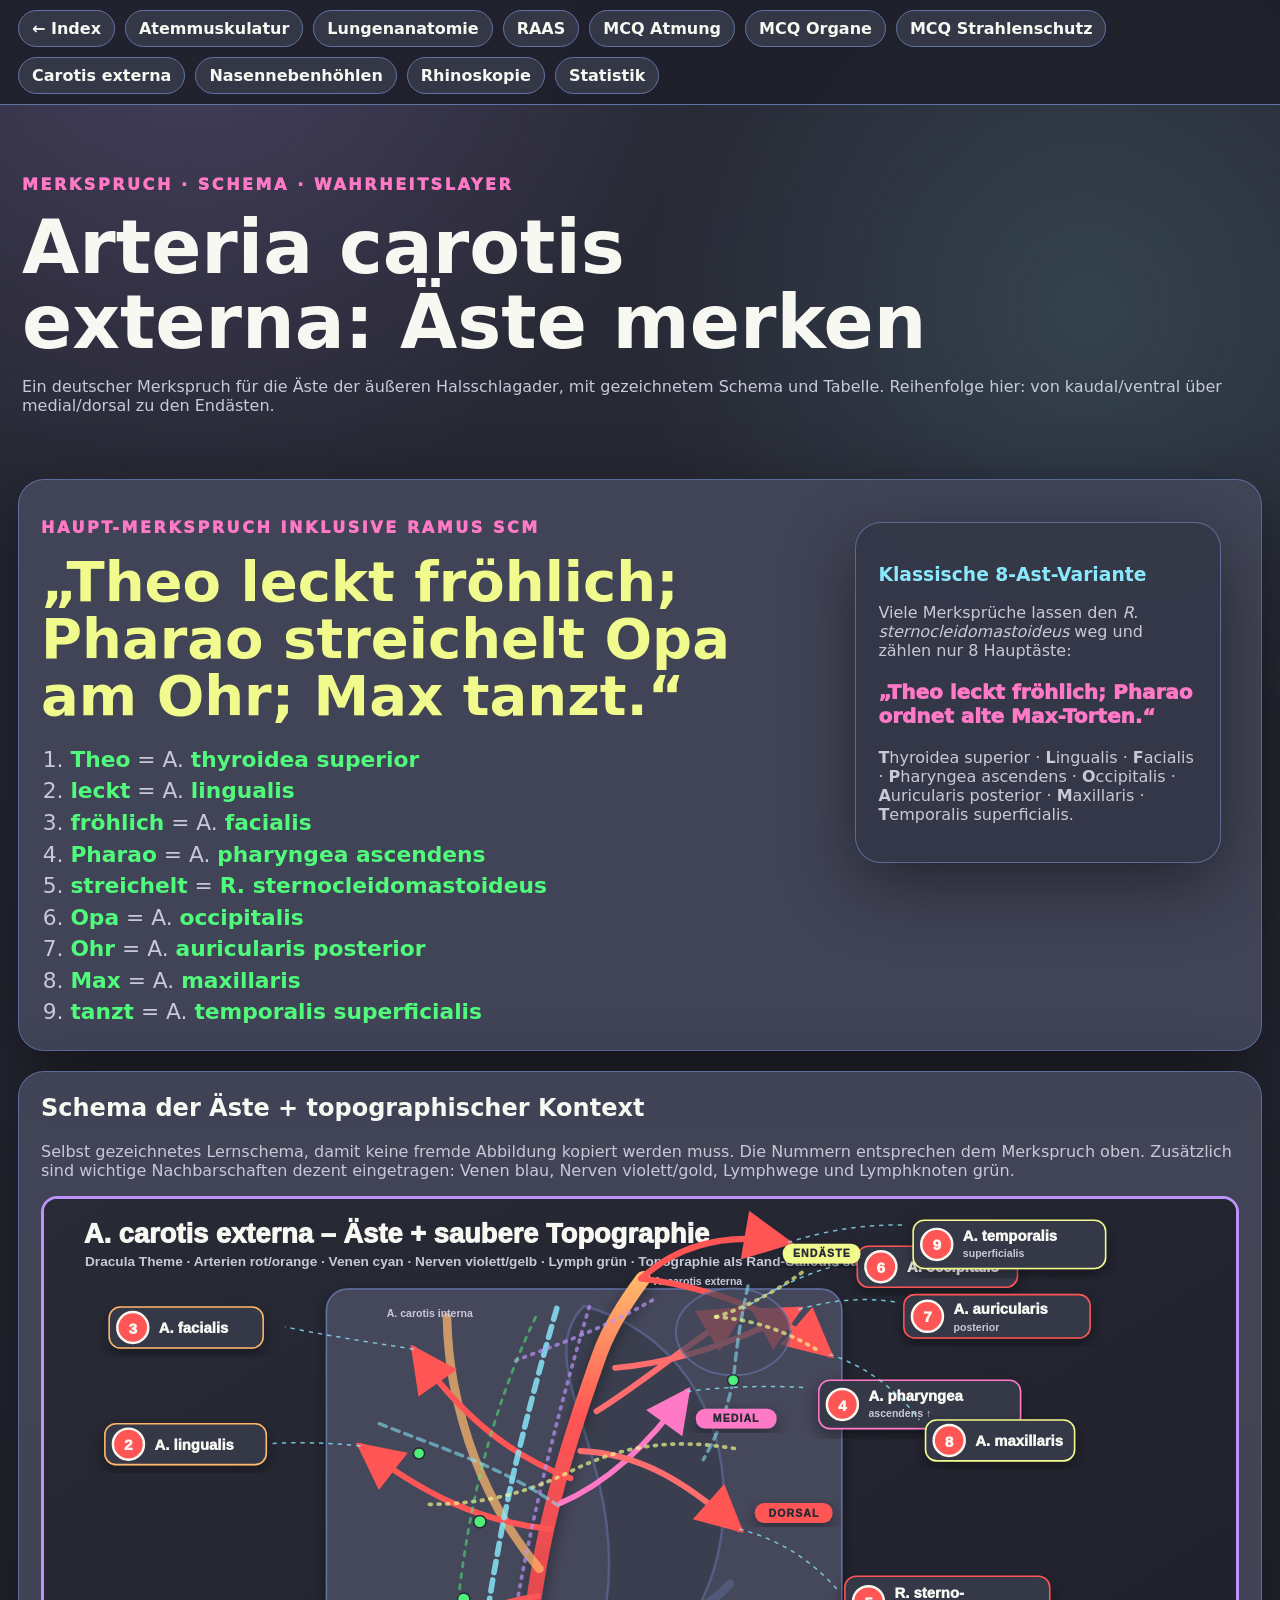
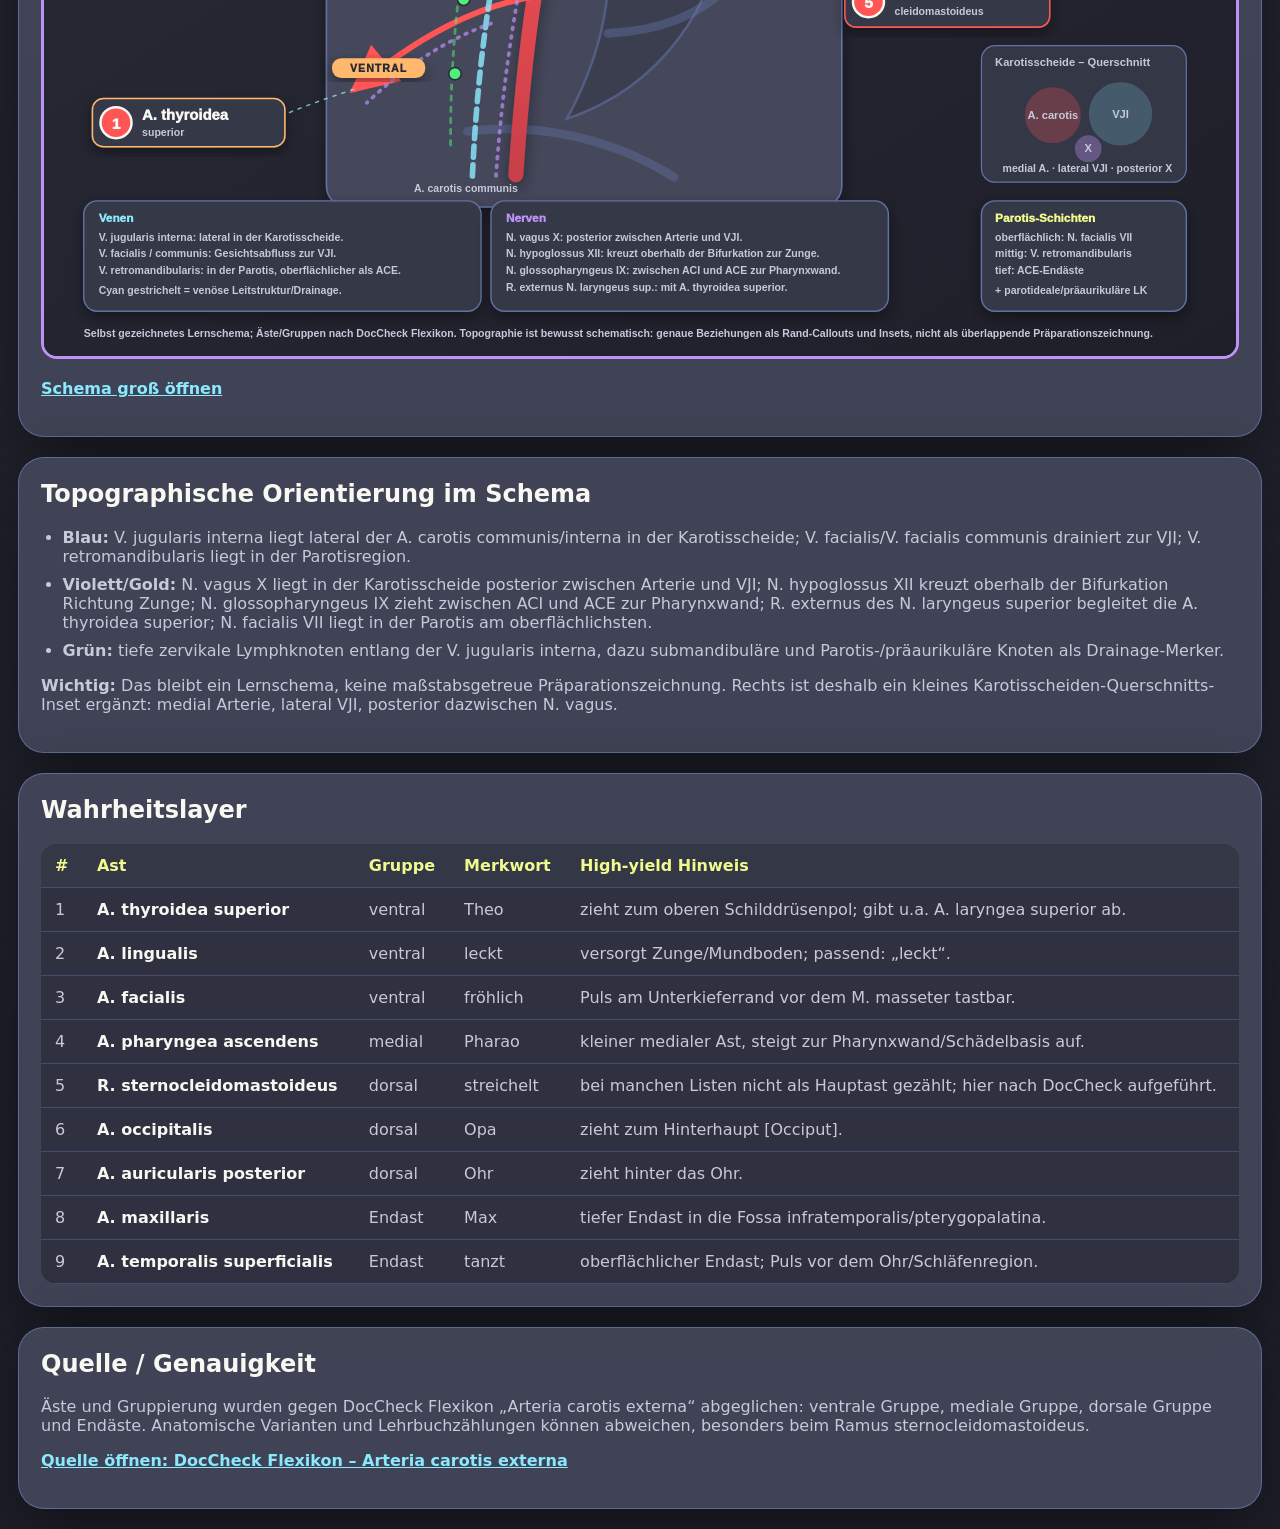
<file: pages/carotis-externa.html>
<!doctype html>
<html lang="de">
<head>
  <meta charset="utf-8">
  <meta name="viewport" content="width=device-width, initial-scale=1">
  <title>Carotis externa: Äste merken</title>
  <link rel="stylesheet" href="../style.css">
</head>
<body>
<nav class="site-nav"><a href="../index.html">← Index</a><a href="atemmuskulatur.html">Atemmuskulatur</a><a href="lungenanatomie.html">Lungenanatomie</a><a href="raas.html">RAAS</a><a href="mcq-physiologie-atmung.html">MCQ Atmung</a><a href="mcq-organe.html">MCQ Organe</a><a href="mcq-klinik-strahlenschutz.html">MCQ Strahlenschutz</a><a href="carotis-externa.html">Carotis externa</a><a href="nasennebenhoehlen.html">Nasennebenhöhlen</a><a href="rhinoskopie.html">Rhinoskopie</a><a href="statistik-schiefe-verteilung.html">Statistik</a></nav>
<header class="carotis-hero">
  <p class="eyebrow">Merkspruch · Schema · Wahrheitslayer</p>
  <h1>Arteria carotis externa: Äste merken</h1>
  <p>Ein deutscher Merkspruch für die Äste der äußeren Halsschlagader, mit gezeichnetem Schema und Tabelle. Reihenfolge hier: von kaudal/ventral über medial/dorsal zu den Endästen.</p>
</header>
<main>
  <section class="mnemonic-spotlight">
    <div>
      <p class="card-kicker">Haupt-Merkspruch inklusive Ramus SCM</p>
      <h2>„Theo leckt fröhlich; Pharao streichelt Opa am Ohr; Max tanzt.“</h2>
      <ol class="mnemonic-list">
        <li><b>Theo</b> = A. <b>thyroidea superior</b></li>
        <li><b>leckt</b> = A. <b>lingualis</b></li>
        <li><b>fröhlich</b> = A. <b>facialis</b></li>
        <li><b>Pharao</b> = A. <b>pharyngea ascendens</b></li>
        <li><b>streichelt</b> = <b>R. sternocleidomastoideus</b></li>
        <li><b>Opa</b> = A. <b>occipitalis</b></li>
        <li><b>Ohr</b> = A. <b>auricularis posterior</b></li>
        <li><b>Max</b> = A. <b>maxillaris</b></li>
        <li><b>tanzt</b> = A. <b>temporalis superficialis</b></li>
      </ol>
    </div>
    <aside class="exam-note">
      <h3>Klassische 8-Ast-Variante</h3>
      <p>Viele Merksprüche lassen den <em>R. sternocleidomastoideus</em> weg und zählen nur 8 Hauptäste:</p>
      <p class="quote">„Theo leckt fröhlich; Pharao ordnet alte Max-Torten.“</p>
      <p><b>T</b>hyroidea superior · <b>L</b>ingualis · <b>F</b>acialis · <b>P</b>haryngea ascendens · <b>O</b>ccipitalis · <b>A</b>uricularis posterior · <b>M</b>axillaris · <b>T</b>emporalis superficialis.</p>
    </aside>
  </section>

  <section class="poster">
    <h2>Schema der Äste + topographischer Kontext</h2>
    <p>Selbst gezeichnetes Lernschema, damit keine fremde Abbildung kopiert werden muss. Die Nummern entsprechen dem Merkspruch oben. Zusätzlich sind wichtige Nachbarschaften dezent eingetragen: Venen blau, Nerven violett/gold, Lymphwege und Lymphknoten grün.</p>
    <img class="schema-img" src="../assets/carotis_externa_schema.svg" alt="Schema der Arteria carotis externa und ihrer Äste mit Venen, Nerven und Lymphknoten">
    <p><a href="../assets/carotis_externa_schema.svg" target="_blank">Schema groß öffnen</a></p>
  </section>

  <section class="note topo-note">
    <h2>Topographische Orientierung im Schema</h2>
    <ul>
      <li><b>Blau:</b> V. jugularis interna liegt lateral der A. carotis communis/interna in der Karotisscheide; V. facialis/V. facialis communis drainiert zur VJI; V. retromandibularis liegt in der Parotisregion.</li>
      <li><b>Violett/Gold:</b> N. vagus X liegt in der Karotisscheide posterior zwischen Arterie und VJI; N. hypoglossus XII kreuzt oberhalb der Bifurkation Richtung Zunge; N. glossopharyngeus IX zieht zwischen ACI und ACE zur Pharynxwand; R. externus des N. laryngeus superior begleitet die A. thyroidea superior; N. facialis VII liegt in der Parotis am oberflächlichsten.</li>
      <li><b>Grün:</b> tiefe zervikale Lymphknoten entlang der V. jugularis interna, dazu submandibuläre und Parotis-/präaurikuläre Knoten als Drainage-Merker.</li>
    </ul>
    <p><b>Wichtig:</b> Das bleibt ein Lernschema, keine maßstabsgetreue Präparationszeichnung. Rechts ist deshalb ein kleines Karotisscheiden-Querschnitts-Inset ergänzt: medial Arterie, lateral VJI, posterior dazwischen N. vagus.</p>
  </section>

  <section class="legend">
    <h2>Wahrheitslayer</h2>
    <table>
      <thead><tr><th>#</th><th>Ast</th><th>Gruppe</th><th>Merkwort</th><th>High-yield Hinweis</th></tr></thead>
      <tbody>
        <tr><td>1</td><td><b>A. thyroidea superior</b></td><td>ventral</td><td>Theo</td><td>zieht zum oberen Schilddrüsenpol; gibt u.a. A. laryngea superior ab.</td></tr>
        <tr><td>2</td><td><b>A. lingualis</b></td><td>ventral</td><td>leckt</td><td>versorgt Zunge/Mundboden; passend: „leckt“.</td></tr>
        <tr><td>3</td><td><b>A. facialis</b></td><td>ventral</td><td>fröhlich</td><td>Puls am Unterkieferrand vor dem M. masseter tastbar.</td></tr>
        <tr><td>4</td><td><b>A. pharyngea ascendens</b></td><td>medial</td><td>Pharao</td><td>kleiner medialer Ast, steigt zur Pharynxwand/Schädelbasis auf.</td></tr>
        <tr><td>5</td><td><b>R. sternocleidomastoideus</b></td><td>dorsal</td><td>streichelt</td><td>bei manchen Listen nicht als Hauptast gezählt; hier nach DocCheck aufgeführt.</td></tr>
        <tr><td>6</td><td><b>A. occipitalis</b></td><td>dorsal</td><td>Opa</td><td>zieht zum Hinterhaupt [Occiput].</td></tr>
        <tr><td>7</td><td><b>A. auricularis posterior</b></td><td>dorsal</td><td>Ohr</td><td>zieht hinter das Ohr.</td></tr>
        <tr><td>8</td><td><b>A. maxillaris</b></td><td>Endast</td><td>Max</td><td>tiefer Endast in die Fossa infratemporalis/pterygopalatina.</td></tr>
        <tr><td>9</td><td><b>A. temporalis superficialis</b></td><td>Endast</td><td>tanzt</td><td>oberflächlicher Endast; Puls vor dem Ohr/Schläfenregion.</td></tr>
      </tbody>
    </table>
  </section>

  <section class="note">
    <h2>Quelle / Genauigkeit</h2>
    <p>Äste und Gruppierung wurden gegen DocCheck Flexikon „Arteria carotis externa“ abgeglichen: ventrale Gruppe, mediale Gruppe, dorsale Gruppe und Endäste. Anatomische Varianten und Lehrbuchzählungen können abweichen, besonders beim Ramus sternocleidomastoideus.</p>
    <p><a href="https://flexikon.doccheck.com/de/Arteria_carotis_externa" target="_blank" rel="noreferrer">Quelle öffnen: DocCheck Flexikon – Arteria carotis externa</a></p>
  </section>
</main>
</body>
</html>
</file>
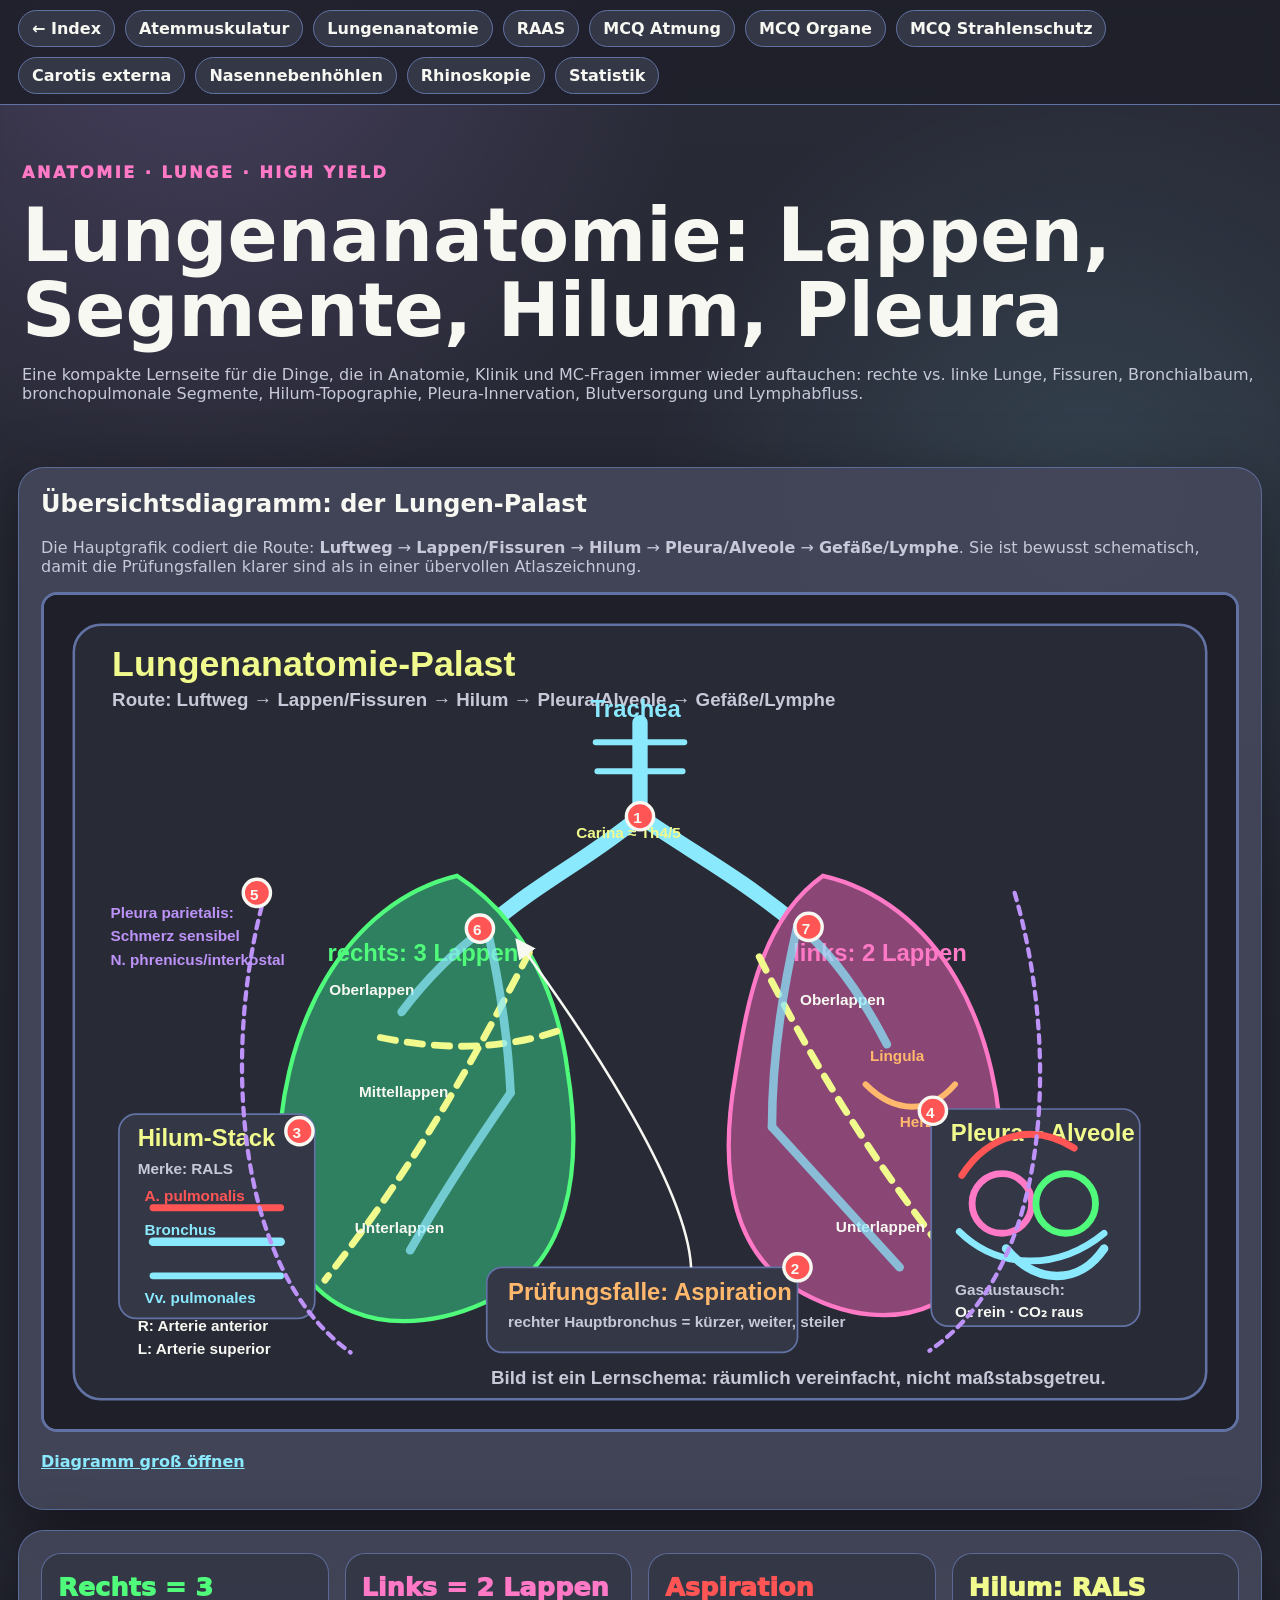
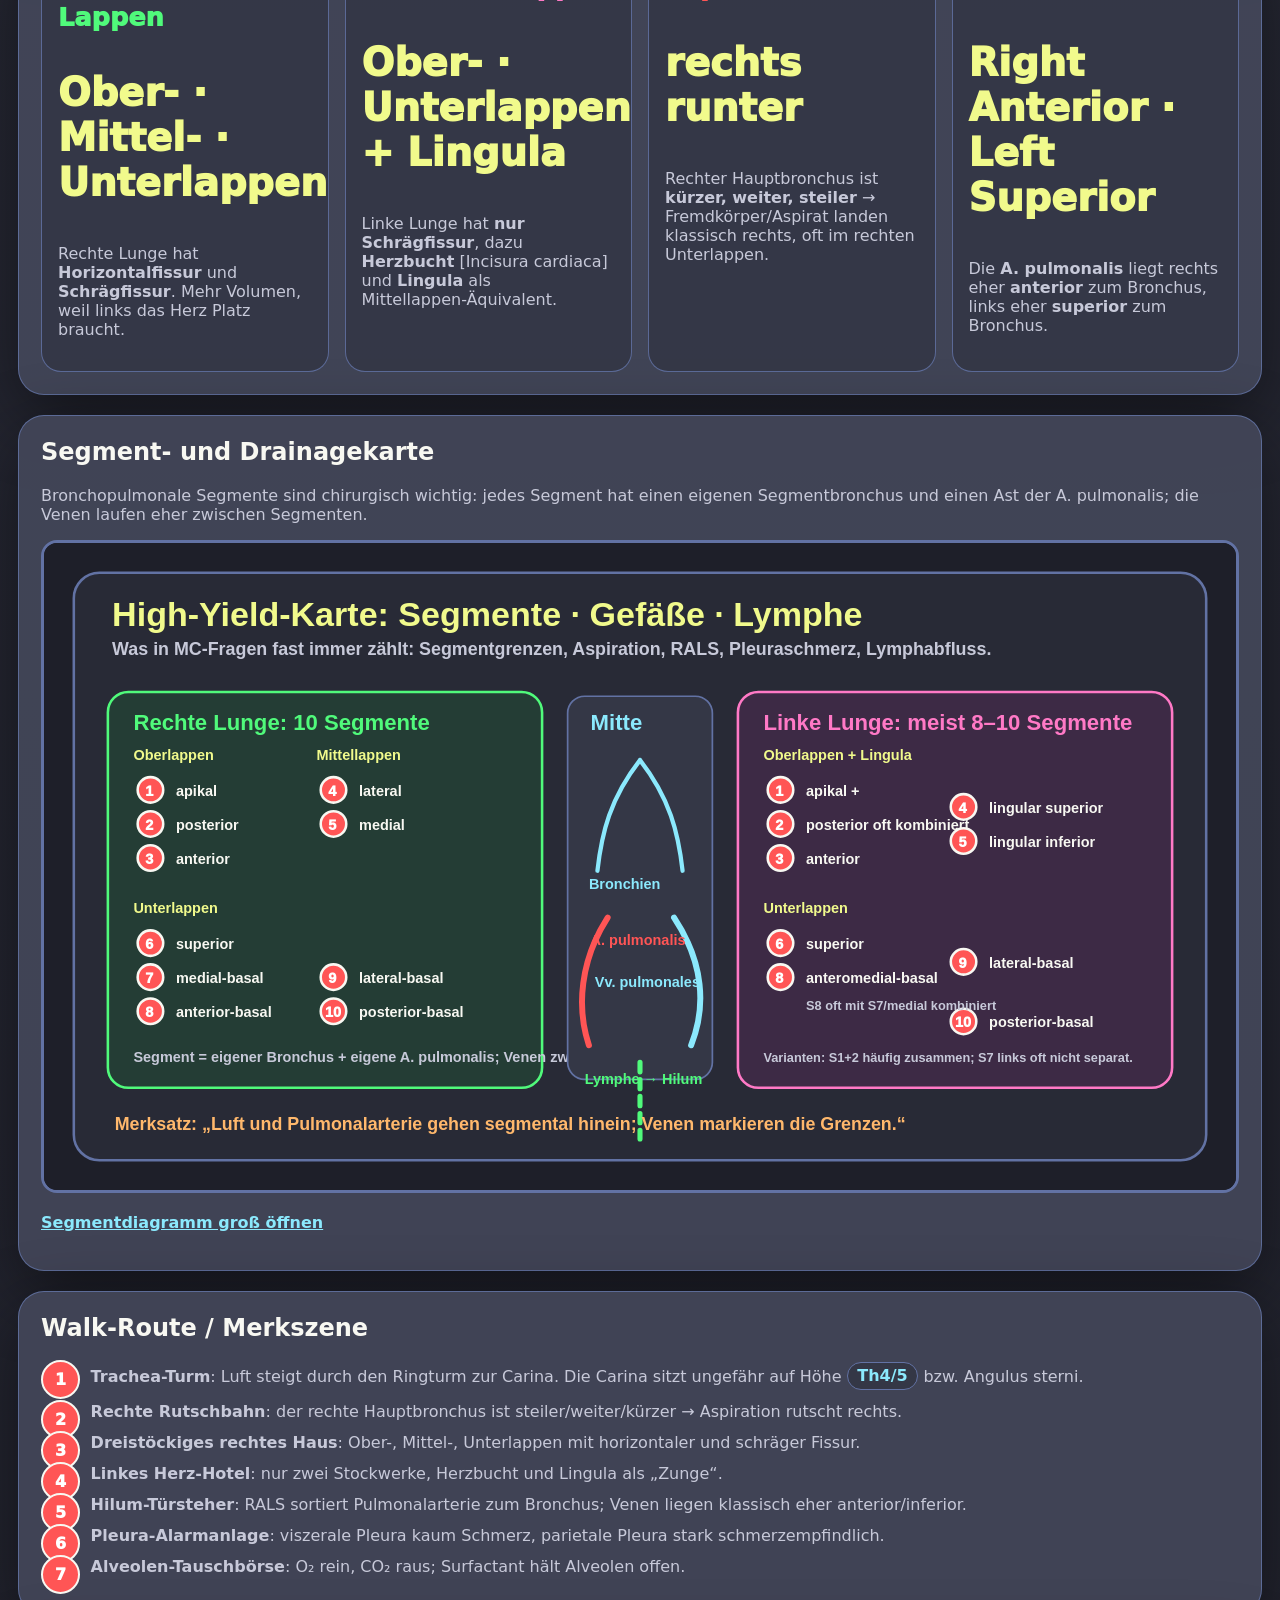
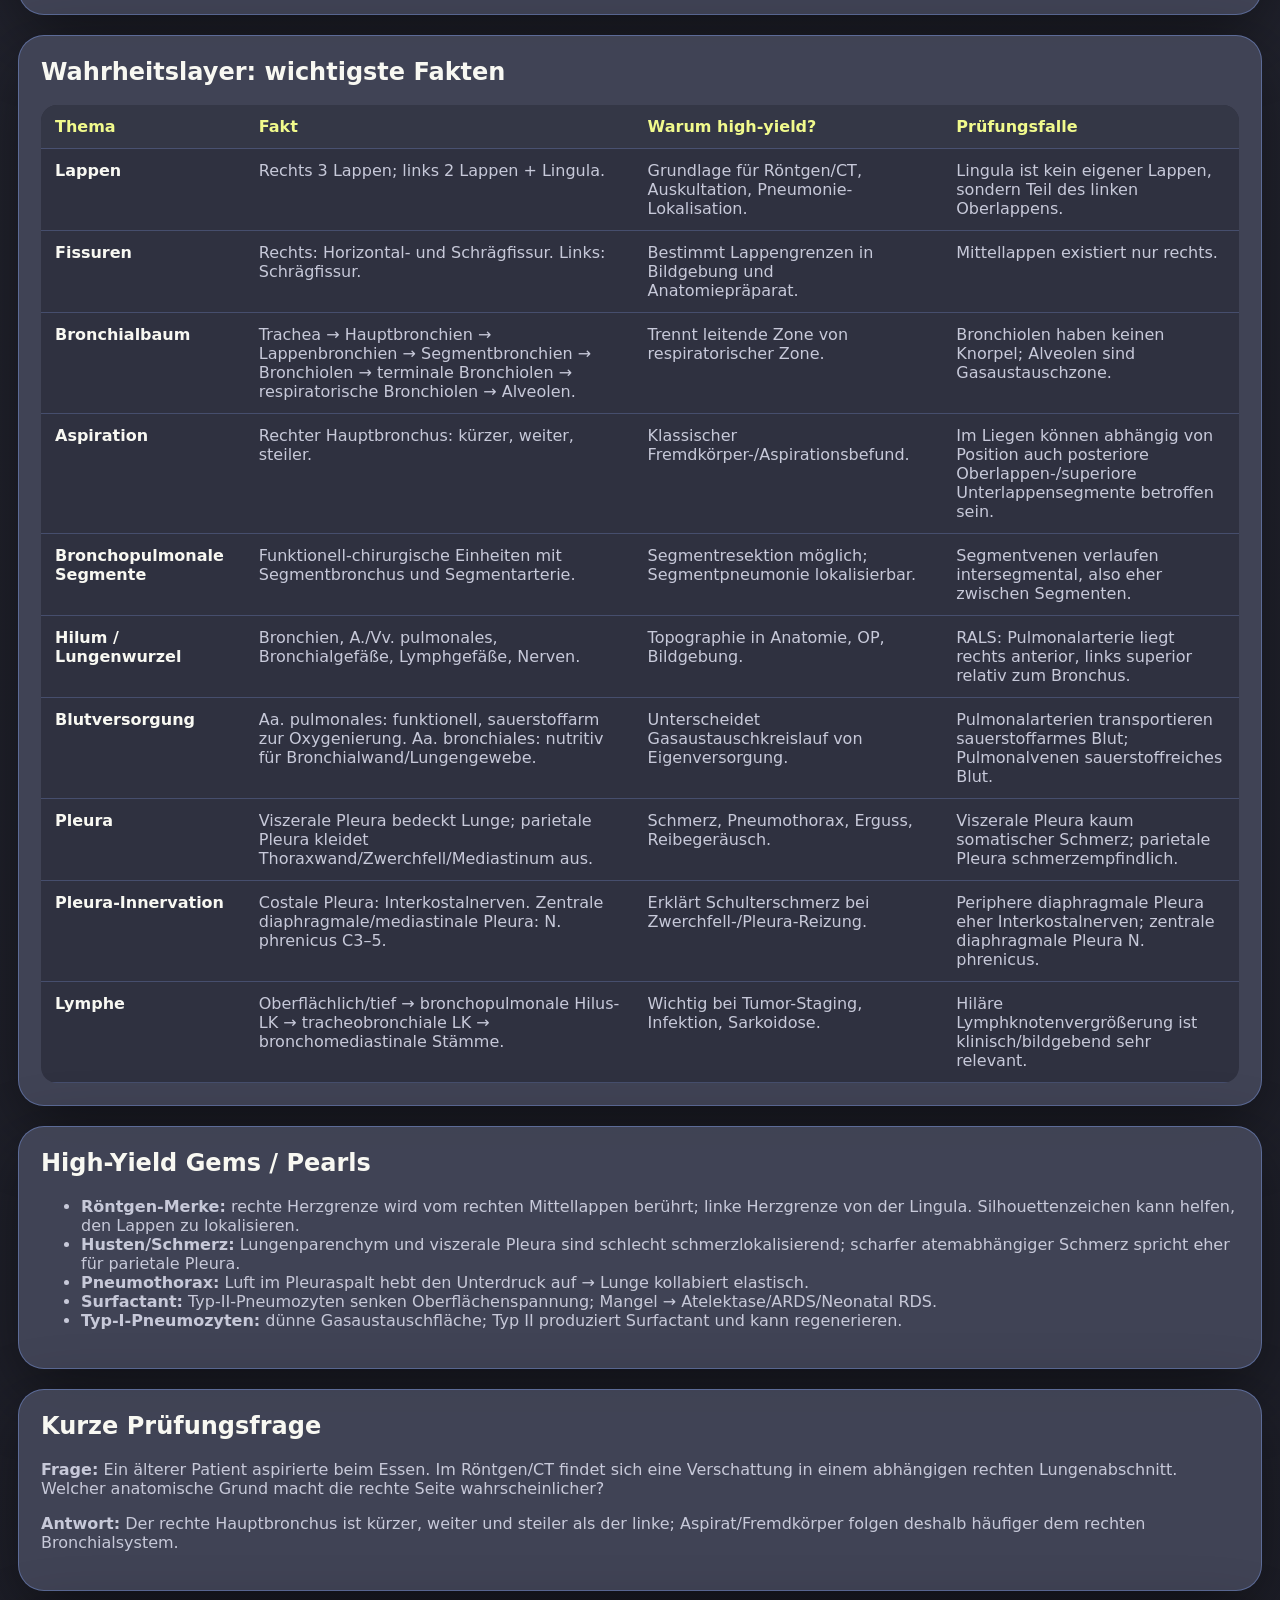
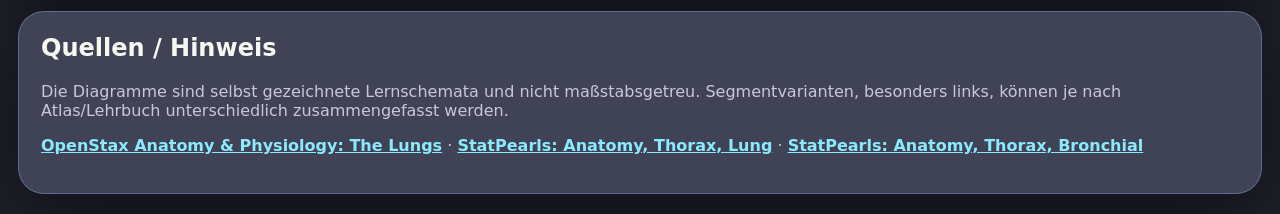
<file: pages/lungenanatomie.html>
<!doctype html>
<html lang="de">
<head>
<meta charset="utf-8"><meta name="viewport" content="width=device-width, initial-scale=1">
<title>Lungenanatomie: Lappen, Segmente, Hilum, Pleura</title>
<link rel="stylesheet" href="../style.css">
<style>
  .lung-hero h1{max-width:1180px}.lung-grid{display:grid;grid-template-columns:repeat(auto-fit,minmax(260px,1fr));gap:16px}.lung-card{background:rgba(52,55,70,.92);border:1px solid rgba(98,114,164,.85);border-radius:20px;padding:16px}.lung-card h3{font-size:clamp(21px,2vw,30px);margin:.1rem 0 .45rem}.rule-big{font-size:clamp(23px,3vw,40px);font-weight:1000;color:var(--yellow)}.schema-wide{width:100%;border-radius:18px;border:3px solid var(--comment);background:#1e1f29}.memory-line{font-size:1.18rem;font-weight:950;color:var(--pink)}.truth-tag{display:inline-block;border-radius:999px;padding:.22rem .6rem;background:#343746;border:1px solid var(--comment);color:var(--cyan);font-weight:900}.hy{color:var(--yellow);font-weight:1000}.danger{color:var(--red);font-weight:1000}.good{color:var(--green);font-weight:1000}.pinkword{color:var(--pink);font-weight:1000}.mini-route{counter-reset:item;list-style:none;padding-left:0}.mini-route li{counter-increment:item;margin:.75rem 0;padding-left:3.1rem;position:relative}.mini-route li::before{content:counter(item);position:absolute;left:0;top:-.12rem;width:2.2rem;height:2.2rem;border-radius:50%;background:var(--red);color:#fff;display:grid;place-items:center;font-weight:1000;border:2px solid var(--text)}@media(max-width:760px){.rule-big{font-size:24px}}
</style>
</head>
<body><nav class="site-nav"><a href="../index.html">← Index</a><a href="atemmuskulatur.html">Atemmuskulatur</a><a href="lungenanatomie.html">Lungenanatomie</a><a href="raas.html">RAAS</a><a href="mcq-physiologie-atmung.html">MCQ Atmung</a><a href="mcq-organe.html">MCQ Organe</a><a href="mcq-klinik-strahlenschutz.html">MCQ Strahlenschutz</a><a href="carotis-externa.html">Carotis externa</a><a href="nasennebenhoehlen.html">Nasennebenhöhlen</a><a href="rhinoskopie.html">Rhinoskopie</a><a href="statistik-schiefe-verteilung.html">Statistik</a></nav>
<header class="lung-hero">
  <p class="eyebrow">Anatomie · Lunge · High Yield</p>
  <h1>Lungenanatomie: Lappen, Segmente, Hilum, Pleura</h1>
  <p>Eine kompakte Lernseite für die Dinge, die in Anatomie, Klinik und MC-Fragen immer wieder auftauchen: rechte vs. linke Lunge, Fissuren, Bronchialbaum, bronchopulmonale Segmente, Hilum-Topographie, Pleura-Innervation, Blutversorgung und Lymphabfluss.</p>
</header>
<main>
<section class="poster">
  <h2>Übersichtsdiagramm: der Lungen-Palast</h2>
  <p>Die Hauptgrafik codiert die Route: <b>Luftweg</b> → <b>Lappen/Fissuren</b> → <b>Hilum</b> → <b>Pleura/Alveole</b> → <b>Gefäße/Lymphe</b>. Sie ist bewusst schematisch, damit die Prüfungsfallen klarer sind als in einer übervollen Atlaszeichnung.</p>
  <img class="schema-wide" src="../assets/lungenanatomie_lungenpalast.svg" alt="Lungenanatomie mit Lappen Fissuren Bronchialbaum Hilum Pleura und Alveolen">
  <p><a href="../assets/lungenanatomie_lungenpalast.svg" target="_blank" rel="noopener">Diagramm groß öffnen</a></p>
</section>

<section class="lung-grid" aria-label="High yield Lungenanatomie Regeln">
  <article class="lung-card"><h3 class="good">Rechts = 3 Lappen</h3><p class="rule-big">Ober- · Mittel- · Unterlappen</p><p>Rechte Lunge hat <b>Horizontalfissur</b> und <b>Schrägfissur</b>. Mehr Volumen, weil links das Herz Platz braucht.</p></article>
  <article class="lung-card"><h3 class="pinkword">Links = 2 Lappen</h3><p class="rule-big">Ober- · Unterlappen + Lingula</p><p>Linke Lunge hat <b>nur Schrägfissur</b>, dazu <b>Herzbucht</b> [Incisura cardiaca] und <b>Lingula</b> als Mittellappen-Äquivalent.</p></article>
  <article class="lung-card"><h3 class="danger">Aspiration</h3><p class="rule-big">rechts runter</p><p>Rechter Hauptbronchus ist <b>kürzer, weiter, steiler</b> → Fremdkörper/Aspirat landen klassisch rechts, oft im rechten Unterlappen.</p></article>
  <article class="lung-card"><h3 class="hy">Hilum: RALS</h3><p class="rule-big">Right Anterior · Left Superior</p><p>Die <b>A. pulmonalis</b> liegt rechts eher <b>anterior</b> zum Bronchus, links eher <b>superior</b> zum Bronchus.</p></article>
</section>

<section class="poster">
  <h2>Segment- und Drainagekarte</h2>
  <p>Bronchopulmonale Segmente sind chirurgisch wichtig: jedes Segment hat einen eigenen Segmentbronchus und einen Ast der A. pulmonalis; die Venen laufen eher zwischen Segmenten.</p>
  <img class="schema-wide" src="../assets/lungenanatomie_segmente_drainage.svg" alt="Bronchopulmonale Segmente mit Gefäßen und Lymphabfluss">
  <p><a href="../assets/lungenanatomie_segmente_drainage.svg" target="_blank" rel="noopener">Segmentdiagramm groß öffnen</a></p>
</section>

<section class="note topo-note">
  <h2>Walk-Route / Merkszene</h2>
  <ol class="mini-route">
    <li><b>Trachea-Turm</b>: Luft steigt durch den Ringturm zur Carina. Die Carina sitzt ungefähr auf Höhe <span class="truth-tag">Th4/5</span> bzw. Angulus sterni.</li>
    <li><b>Rechte Rutschbahn</b>: der rechte Hauptbronchus ist steiler/weiter/kürzer → Aspiration rutscht rechts.</li>
    <li><b>Dreistöckiges rechtes Haus</b>: Ober-, Mittel-, Unterlappen mit horizontaler und schräger Fissur.</li>
    <li><b>Linkes Herz-Hotel</b>: nur zwei Stockwerke, Herzbucht und Lingula als „Zunge“.</li>
    <li><b>Hilum-Türsteher</b>: RALS sortiert Pulmonalarterie zum Bronchus; Venen liegen klassisch eher anterior/inferior.</li>
    <li><b>Pleura-Alarmanlage</b>: viszerale Pleura kaum Schmerz, parietale Pleura stark schmerzempfindlich.</li>
    <li><b>Alveolen-Tauschbörse</b>: O₂ rein, CO₂ raus; Surfactant hält Alveolen offen.</li>
  </ol>
</section>

<section class="legend"><h2>Wahrheitslayer: wichtigste Fakten</h2><table><thead><tr><th>Thema</th><th>Fakt</th><th>Warum high-yield?</th><th>Prüfungsfalle</th></tr></thead><tbody>
<tr><td><b>Lappen</b></td><td>Rechts 3 Lappen; links 2 Lappen + Lingula.</td><td>Grundlage für Röntgen/CT, Auskultation, Pneumonie-Lokalisation.</td><td>Lingula ist kein eigener Lappen, sondern Teil des linken Oberlappens.</td></tr>
<tr><td><b>Fissuren</b></td><td>Rechts: Horizontal- und Schrägfissur. Links: Schrägfissur.</td><td>Bestimmt Lappengrenzen in Bildgebung und Anatomiepräparat.</td><td>Mittellappen existiert nur rechts.</td></tr>
<tr><td><b>Bronchialbaum</b></td><td>Trachea → Hauptbronchien → Lappenbronchien → Segmentbronchien → Bronchiolen → terminale Bronchiolen → respiratorische Bronchiolen → Alveolen.</td><td>Trennt leitende Zone von respiratorischer Zone.</td><td>Bronchiolen haben keinen Knorpel; Alveolen sind Gasaustauschzone.</td></tr>
<tr><td><b>Aspiration</b></td><td>Rechter Hauptbronchus: kürzer, weiter, steiler.</td><td>Klassischer Fremdkörper-/Aspirationsbefund.</td><td>Im Liegen können abhängig von Position auch posteriore Oberlappen-/superiore Unterlappensegmente betroffen sein.</td></tr>
<tr><td><b>Bronchopulmonale Segmente</b></td><td>Funktionell-chirurgische Einheiten mit Segmentbronchus und Segmentarterie.</td><td>Segmentresektion möglich; Segmentpneumonie lokalisierbar.</td><td>Segmentvenen verlaufen intersegmental, also eher zwischen Segmenten.</td></tr>
<tr><td><b>Hilum / Lungenwurzel</b></td><td>Bronchien, A./Vv. pulmonales, Bronchialgefäße, Lymphgefäße, Nerven.</td><td>Topographie in Anatomie, OP, Bildgebung.</td><td>RALS: Pulmonalarterie liegt rechts anterior, links superior relativ zum Bronchus.</td></tr>
<tr><td><b>Blutversorgung</b></td><td>Aa. pulmonales: funktionell, sauerstoffarm zur Oxygenierung. Aa. bronchiales: nutritiv für Bronchialwand/Lungengewebe.</td><td>Unterscheidet Gasaustauschkreislauf von Eigenversorgung.</td><td>Pulmonalarterien transportieren sauerstoffarmes Blut; Pulmonalvenen sauerstoffreiches Blut.</td></tr>
<tr><td><b>Pleura</b></td><td>Viszerale Pleura bedeckt Lunge; parietale Pleura kleidet Thoraxwand/Zwerchfell/Mediastinum aus.</td><td>Schmerz, Pneumothorax, Erguss, Reibegeräusch.</td><td>Viszerale Pleura kaum somatischer Schmerz; parietale Pleura schmerzempfindlich.</td></tr>
<tr><td><b>Pleura-Innervation</b></td><td>Costale Pleura: Interkostalnerven. Zentrale diaphragmale/mediastinale Pleura: N. phrenicus C3–5.</td><td>Erklärt Schulterschmerz bei Zwerchfell-/Pleura-Reizung.</td><td>Periphere diaphragmale Pleura eher Interkostalnerven; zentrale diaphragmale Pleura N. phrenicus.</td></tr>
<tr><td><b>Lymphe</b></td><td>Oberflächlich/tief → bronchopulmonale Hilus-LK → tracheobronchiale LK → bronchomediastinale Stämme.</td><td>Wichtig bei Tumor-Staging, Infektion, Sarkoidose.</td><td>Hiläre Lymphknotenvergrößerung ist klinisch/bildgebend sehr relevant.</td></tr>
</tbody></table></section>

<section class="note"><h2>High-Yield Gems / Pearls</h2><ul>
  <li><b>Röntgen-Merke:</b> rechte Herzgrenze wird vom rechten Mittellappen berührt; linke Herzgrenze von der Lingula. Silhouettenzeichen kann helfen, den Lappen zu lokalisieren.</li>
  <li><b>Husten/Schmerz:</b> Lungenparenchym und viszerale Pleura sind schlecht schmerzlokalisierend; scharfer atemabhängiger Schmerz spricht eher für parietale Pleura.</li>
  <li><b>Pneumothorax:</b> Luft im Pleuraspalt hebt den Unterdruck auf → Lunge kollabiert elastisch.</li>
  <li><b>Surfactant:</b> Typ-II-Pneumozyten senken Oberflächenspannung; Mangel → Atelektase/ARDS/Neonatal RDS.</li>
  <li><b>Typ-I-Pneumozyten:</b> dünne Gasaustauschfläche; Typ II produziert Surfactant und kann regenerieren.</li>
</ul></section>

<section class="note"><h2>Kurze Prüfungsfrage</h2><p><b>Frage:</b> Ein älterer Patient aspirierte beim Essen. Im Röntgen/CT findet sich eine Verschattung in einem abhängigen rechten Lungenabschnitt. Welcher anatomische Grund macht die rechte Seite wahrscheinlicher?</p><p><b>Antwort:</b> Der rechte Hauptbronchus ist kürzer, weiter und steiler als der linke; Aspirat/Fremdkörper folgen deshalb häufiger dem rechten Bronchialsystem.</p></section>

<section class="note"><h2>Quellen / Hinweis</h2><p>Die Diagramme sind selbst gezeichnete Lernschemata und nicht maßstabsgetreu. Segmentvarianten, besonders links, können je nach Atlas/Lehrbuch unterschiedlich zusammengefasst werden.</p><p><a href="https://openstax.org/books/anatomy-and-physiology-2e/pages/22-2-the-lungs" target="_blank" rel="noopener">OpenStax Anatomy & Physiology: The Lungs</a> · <a href="https://www.ncbi.nlm.nih.gov/books/NBK482217/" target="_blank" rel="noopener">StatPearls: Anatomy, Thorax, Lung</a> · <a href="https://www.ncbi.nlm.nih.gov/books/NBK482513/" target="_blank" rel="noopener">StatPearls: Anatomy, Thorax, Bronchial</a></p></section>
</main>
</body></html>
</file>
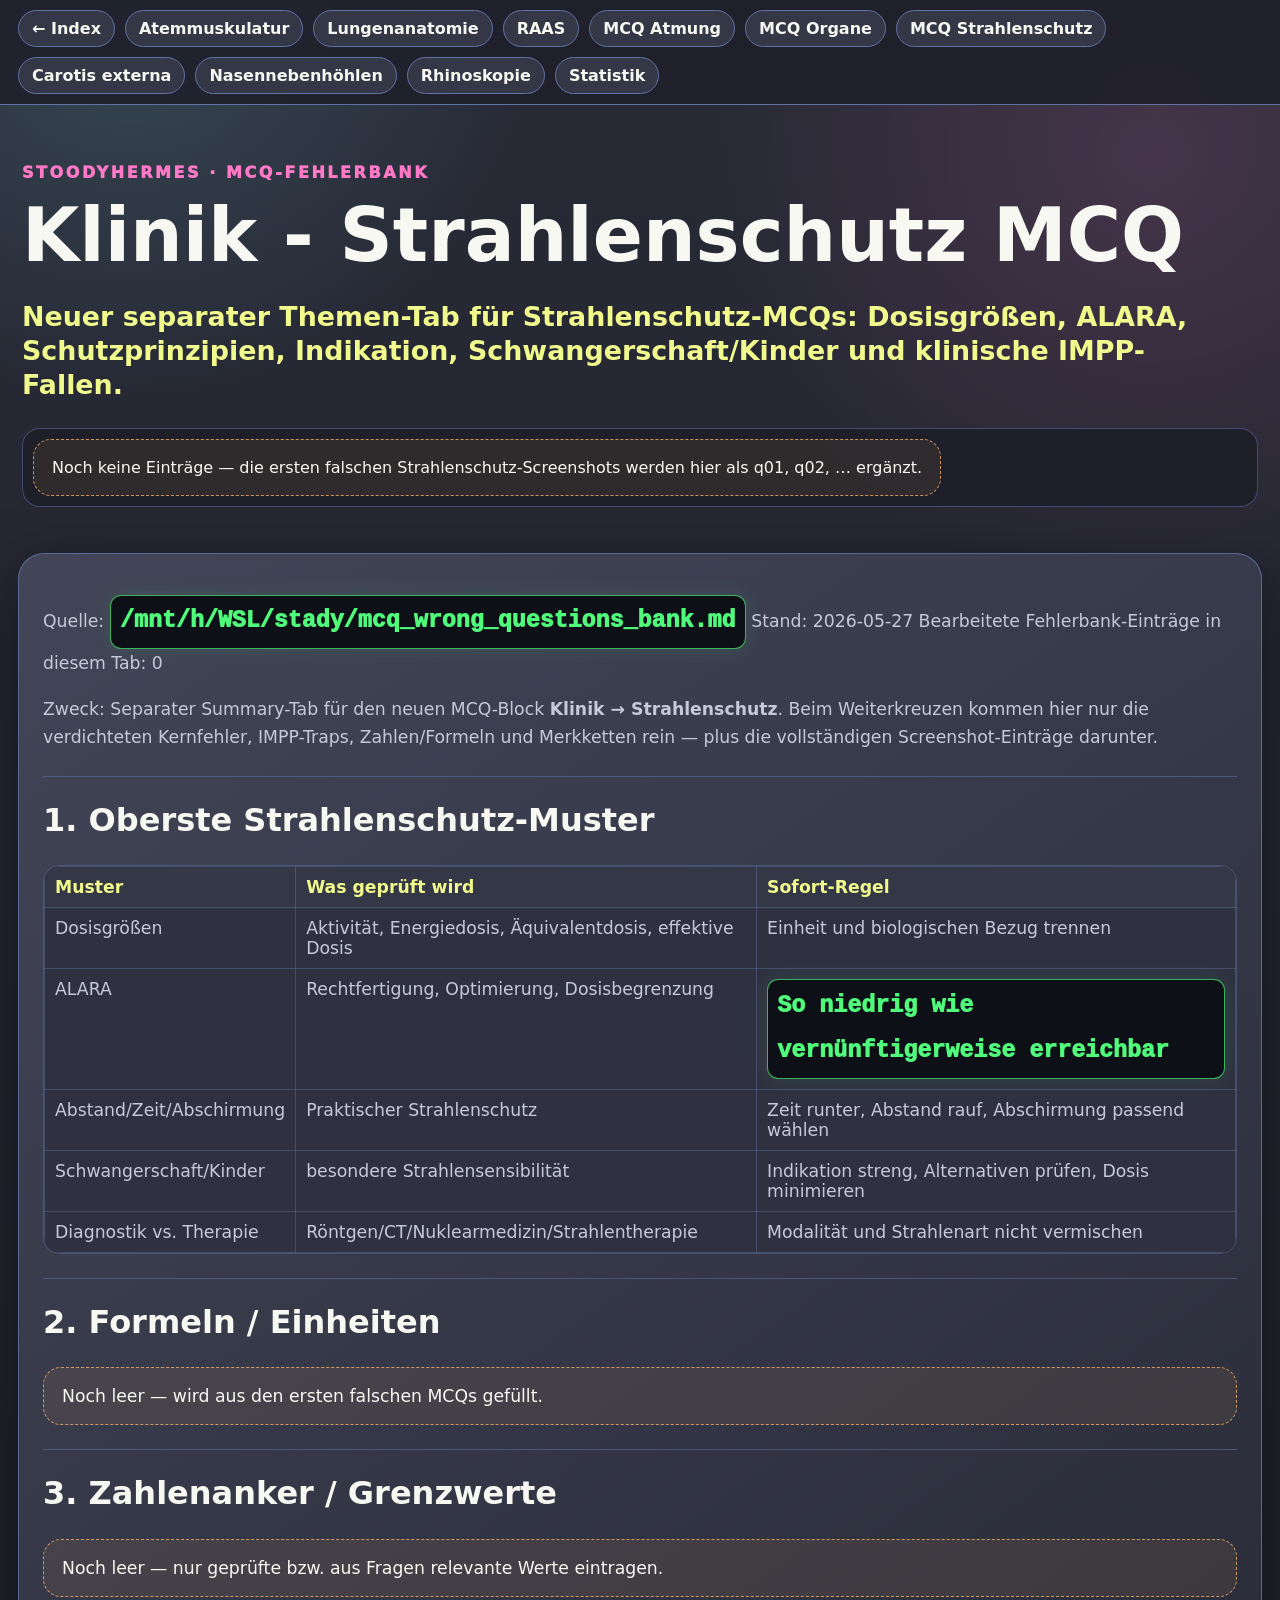
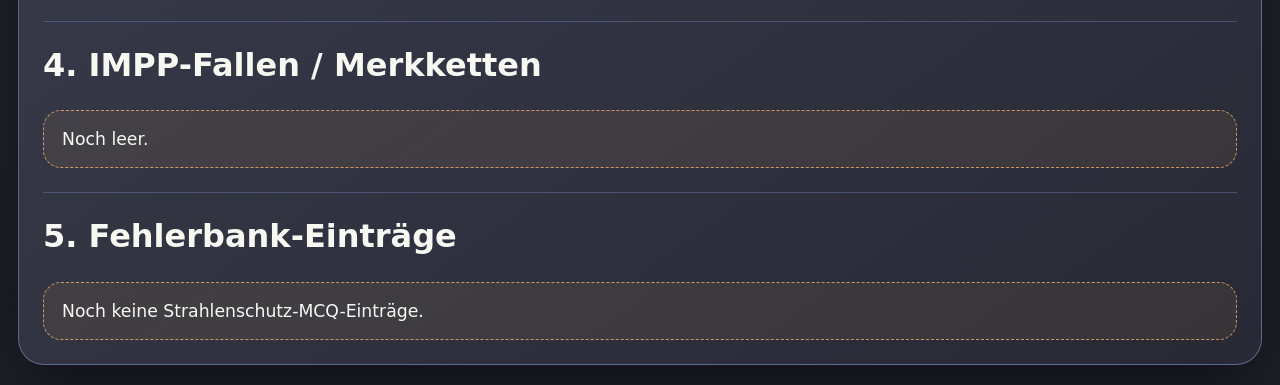
<file: pages/mcq-klinik-strahlenschutz.html>
<!doctype html>
<html lang="de"><head><meta charset="utf-8"><meta name="viewport" content="width=device-width, initial-scale=1"><title>Klinik - Strahlenschutz MCQ</title><link rel="stylesheet" href="../style.css"><style>body{background:radial-gradient(circle at 10% 0%,rgba(139,233,253,.16),transparent 26rem),radial-gradient(circle at 90% 8%,rgba(255,121,198,.14),transparent 28rem),linear-gradient(180deg,#282a36,#1e1f29)}.summary-hero{max-width:1450px;padding-bottom:12px}.hero-sub{font-size:clamp(18px,2.1vw,28px);line-height:1.25;color:var(--yellow);font-weight:900;max-width:1200px}.long-main{max-width:1450px;margin:0 auto}.full-section,.bank-entry{background:linear-gradient(145deg,rgba(68,71,90,.95),rgba(40,42,54,.92));border:1px solid rgba(98,114,164,.85);border-radius:26px;padding:24px;margin:20px 18px;box-shadow:var(--shadow);font-size:1.08rem}.full-section h2,.bank-entry h2{font-size:clamp(24px,2.5vw,40px)}.full-section h3,.bank-entry h3{color:var(--yellow);margin-top:1.25rem}.bank-entry{scroll-margin-top:125px}.entry-no,.mode-kicker{color:var(--pink);text-transform:uppercase;letter-spacing:.16em;font-weight:1000}code{display:inline-block;background:#0d1117;border:1px solid rgba(80,250,123,.70);border-radius:11px;padding:.20rem .58rem;color:var(--green);font-size:1.35em;font-weight:1000;line-height:1.95;box-shadow:0 0 22px rgba(80,250,123,.10)}.table-wrap{overflow-x:auto;border-radius:16px;border:1px solid rgba(98,114,164,.45);margin:12px 0}.full-section li,.bank-entry li{margin:.56rem 0;line-height:1.62}.full-section p,.bank-entry p{line-height:1.65}.bank-index{position:sticky;top:0;z-index:5;display:flex;flex-wrap:wrap;gap:8px;margin:14px 0;padding:10px;background:rgba(30,31,41,.94);backdrop-filter:blur(8px);border:1px solid rgba(98,114,164,.55);border-radius:18px}.bank-index a{text-decoration:none;border:1px solid var(--comment);background:#343746;border-radius:999px;padding:7px 10px;color:var(--text);font-weight:900}hr{border:0;border-top:1px solid rgba(98,114,164,.55);margin:24px 0}table{width:100%;border-collapse:collapse}th,td{border:1px solid rgba(98,114,164,.45);padding:10px;vertical-align:top}th{background:#343746;color:var(--yellow)}.empty-state{border:1px dashed rgba(255,184,108,.75);border-radius:18px;padding:18px;background:rgba(255,184,108,.08)} </style></head><body><nav class="site-nav"><a href="../index.html">← Index</a><a href="atemmuskulatur.html">Atemmuskulatur</a><a href="lungenanatomie.html">Lungenanatomie</a><a href="raas.html">RAAS</a><a href="mcq-physiologie-atmung.html">MCQ Atmung</a><a href="mcq-organe.html">MCQ Organe</a><a href="mcq-klinik-strahlenschutz.html">MCQ Strahlenschutz</a><a href="carotis-externa.html">Carotis externa</a><a href="nasennebenhoehlen.html">Nasennebenhöhlen</a><a href="rhinoskopie.html">Rhinoskopie</a><a href="statistik-schiefe-verteilung.html">Statistik</a></nav><main class="long-main"><header class="summary-hero"><p class="mode-kicker">Stoodyhermes · MCQ-Fehlerbank</p><h1>Klinik - Strahlenschutz MCQ</h1><p class="hero-sub">Neuer separater Themen-Tab für Strahlenschutz-MCQs: Dosisgrößen, ALARA, Schutzprinzipien, Indikation, Schwangerschaft/Kinder und klinische IMPP-Fallen.</p><div class="bank-index"><span class="empty-state">Noch keine Einträge — die ersten falschen Strahlenschutz-Screenshots werden hier als q01, q02, … ergänzt.</span></div></header><section class="full-section"><p>Quelle: <code>/mnt/h/WSL/stady/mcq_wrong_questions_bank.md</code> Stand: 2026-05-27 Bearbeitete Fehlerbank-Einträge in diesem Tab: 0</p><p>Zweck: Separater Summary-Tab für den neuen MCQ-Block <strong>Klinik → Strahlenschutz</strong>. Beim Weiterkreuzen kommen hier nur die verdichteten Kernfehler, IMPP-Traps, Zahlen/Formeln und Merkketten rein — plus die vollständigen Screenshot-Einträge darunter.</p><hr><h2>1. Oberste Strahlenschutz-Muster</h2><div class="table-wrap"><table><thead><tr><th>Muster</th><th>Was geprüft wird</th><th>Sofort-Regel</th></tr></thead><tbody><tr><td>Dosisgrößen</td><td>Aktivität, Energiedosis, Äquivalentdosis, effektive Dosis</td><td>Einheit und biologischen Bezug trennen</td></tr><tr><td>ALARA</td><td>Rechtfertigung, Optimierung, Dosisbegrenzung</td><td><code>So niedrig wie vernünftigerweise erreichbar</code></td></tr><tr><td>Abstand/Zeit/Abschirmung</td><td>Praktischer Strahlenschutz</td><td>Zeit runter, Abstand rauf, Abschirmung passend wählen</td></tr><tr><td>Schwangerschaft/Kinder</td><td>besondere Strahlensensibilität</td><td>Indikation streng, Alternativen prüfen, Dosis minimieren</td></tr><tr><td>Diagnostik vs. Therapie</td><td>Röntgen/CT/Nuklearmedizin/Strahlentherapie</td><td>Modalität und Strahlenart nicht vermischen</td></tr></tbody></table></div><hr><h2>2. Formeln / Einheiten</h2><div class="empty-state">Noch leer — wird aus den ersten falschen MCQs gefüllt.</div><hr><h2>3. Zahlenanker / Grenzwerte</h2><div class="empty-state">Noch leer — nur geprüfte bzw. aus Fragen relevante Werte eintragen.</div><hr><h2>4. IMPP-Fallen / Merkketten</h2><div class="empty-state">Noch leer.</div><hr><h2>5. Fehlerbank-Einträge</h2><div class="empty-state">Noch keine Strahlenschutz-MCQ-Einträge.</div></section></main></body></html>
</file>
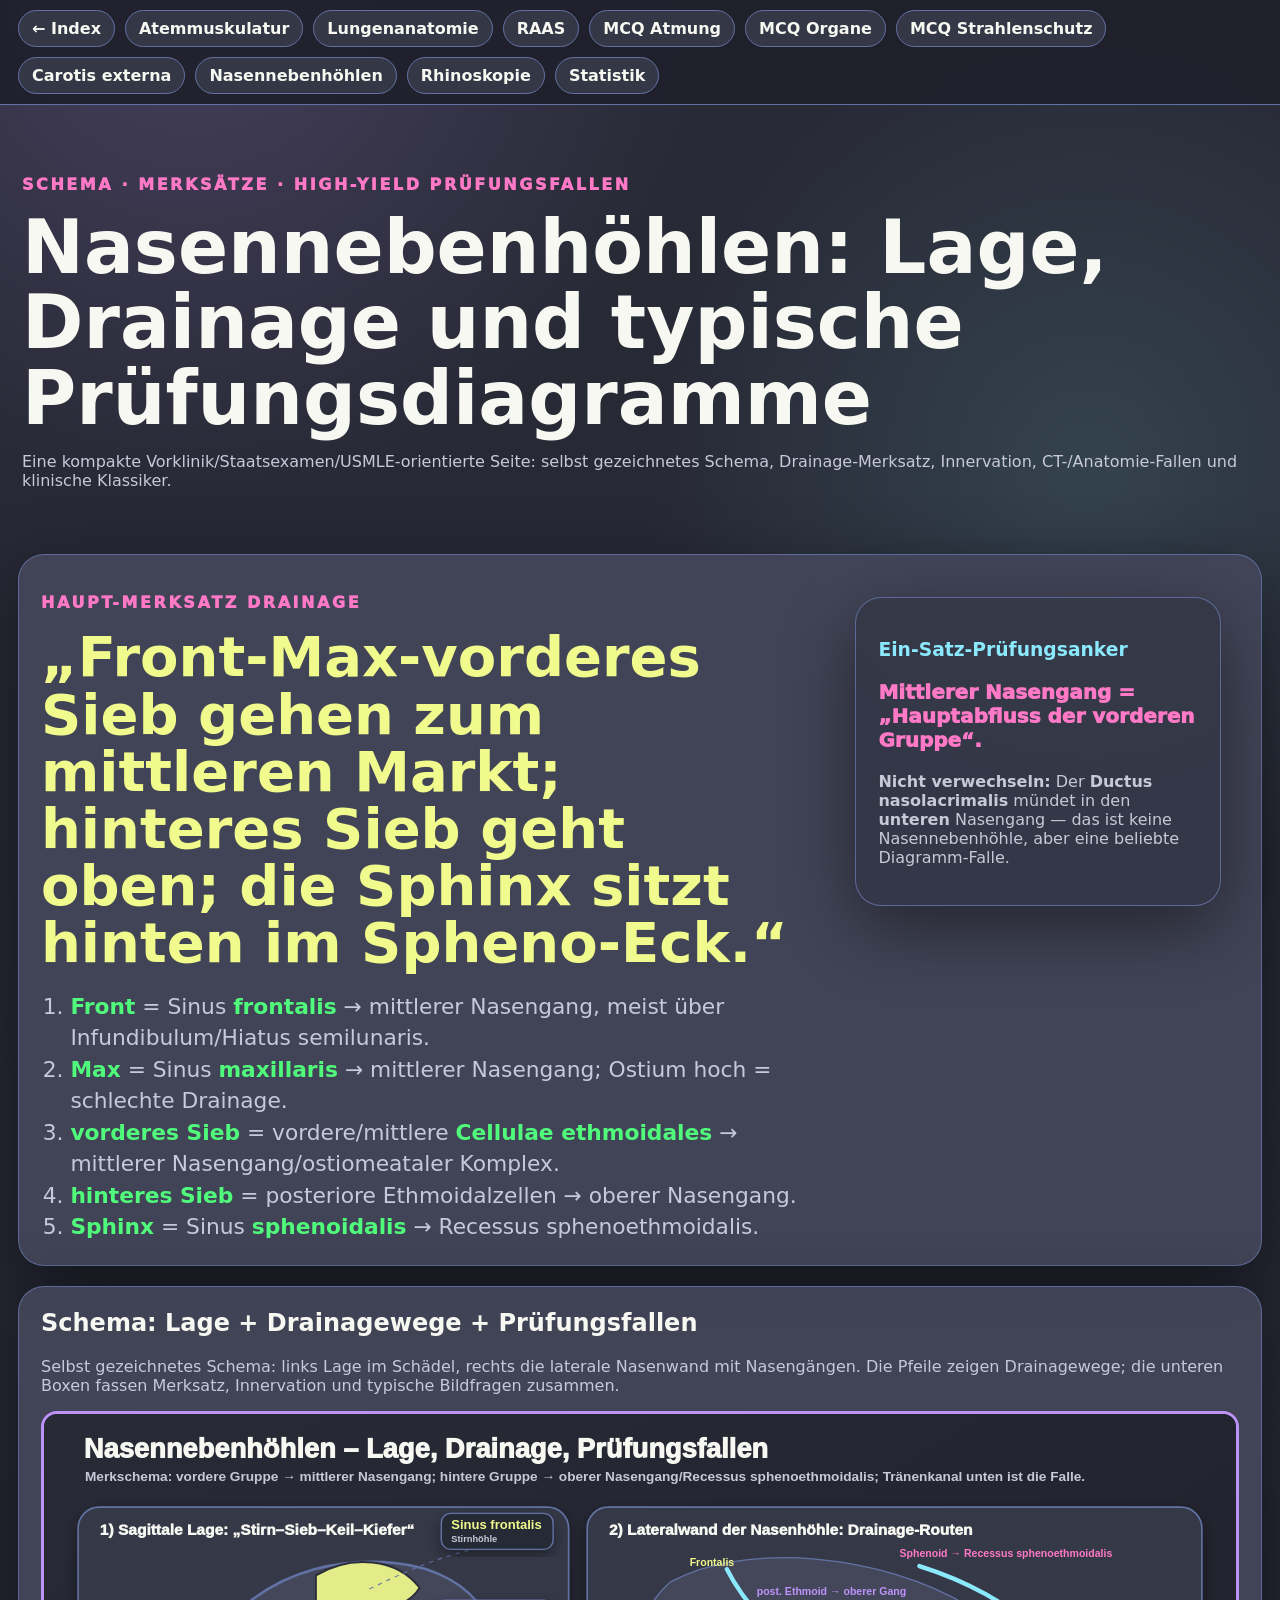
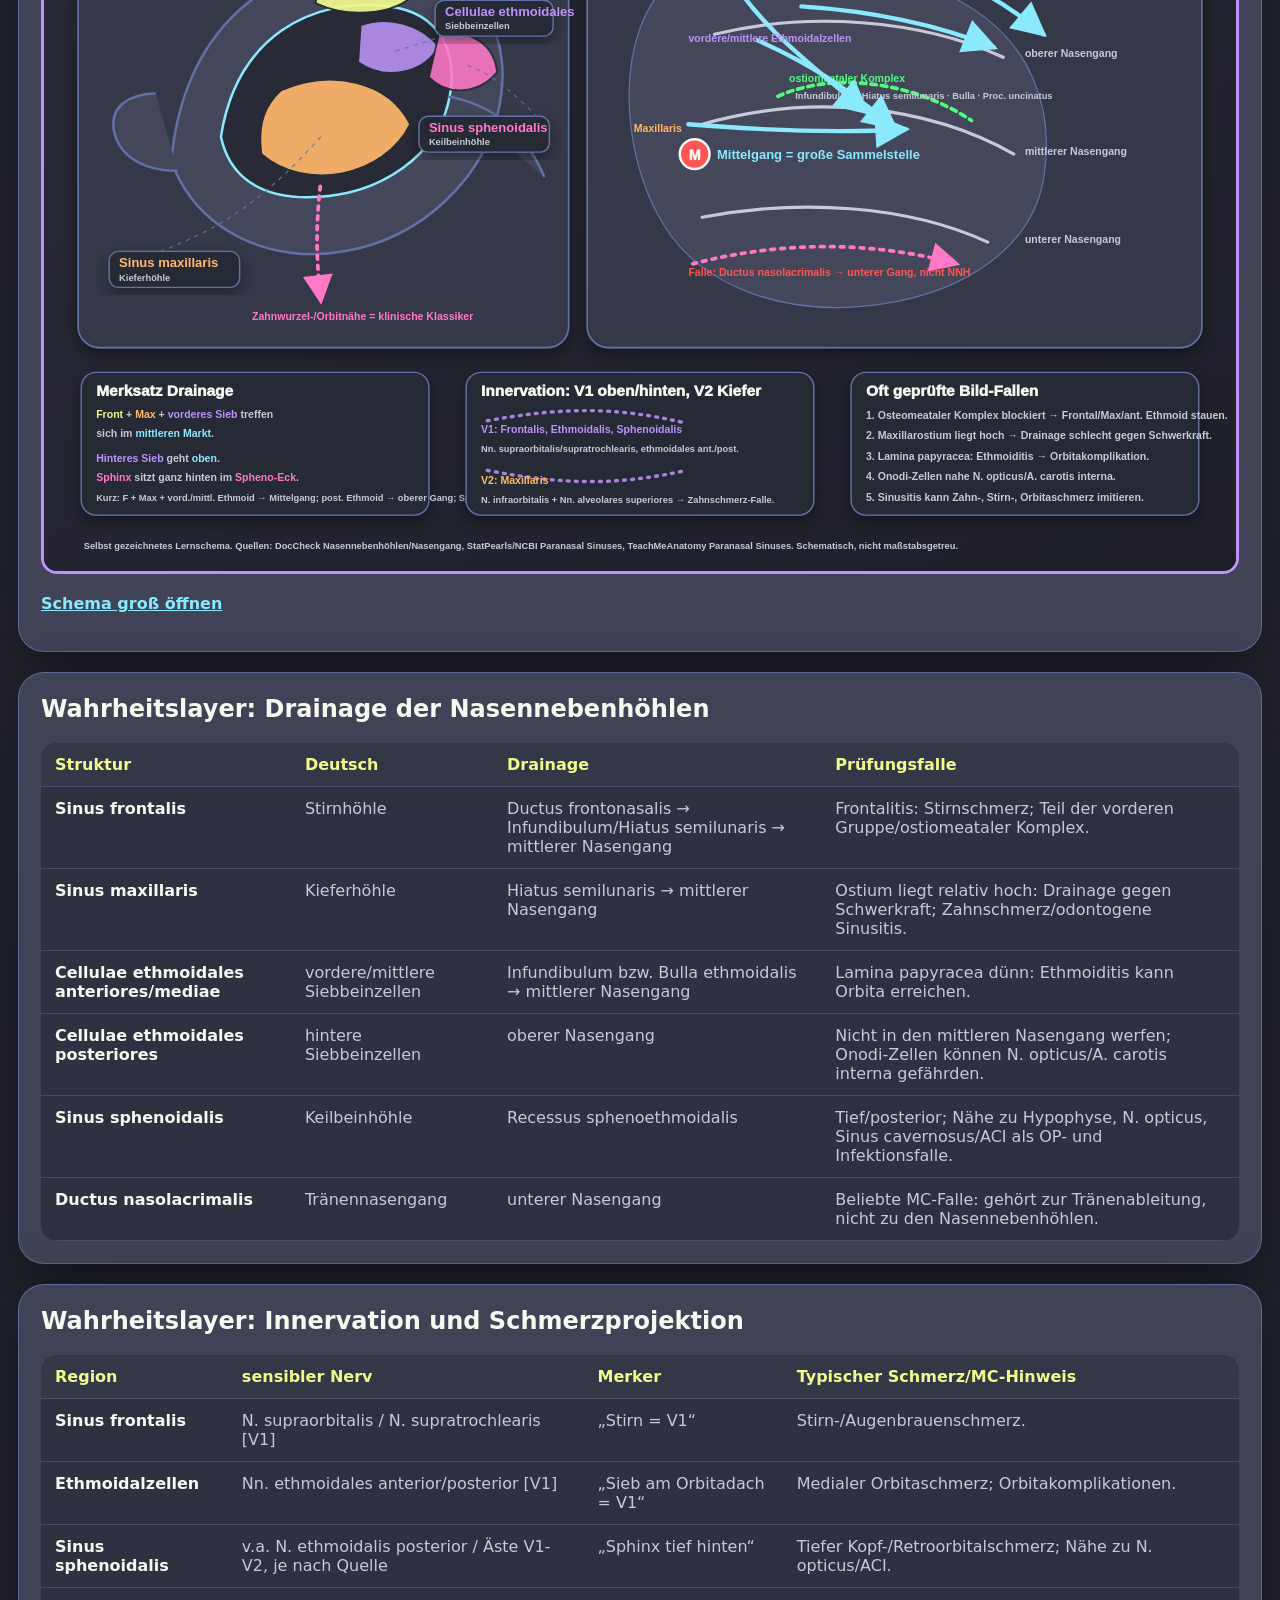
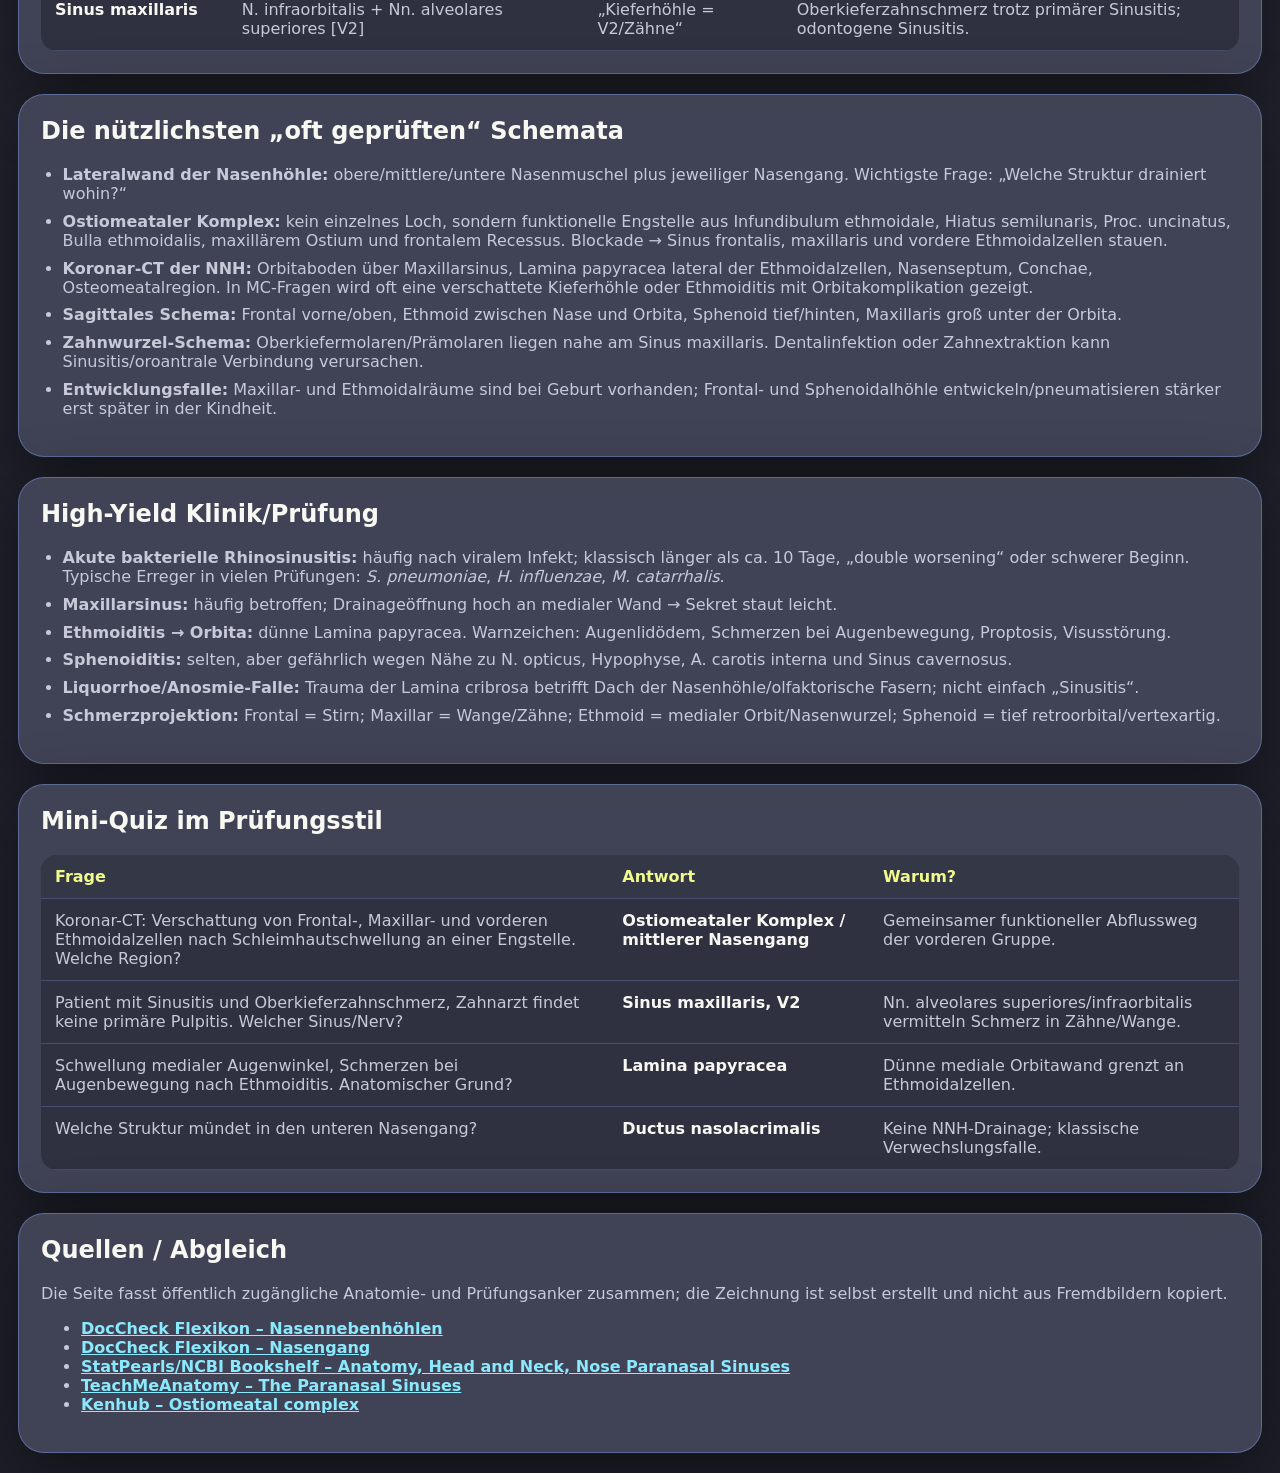
<file: pages/nasennebenhoehlen.html>
<!doctype html>
<html lang="de">
<head>
  <meta charset="utf-8">
  <meta name="viewport" content="width=device-width, initial-scale=1">
  <title>Nasennebenhöhlen: Drainage & Prüfungsfallen</title>
  <link rel="stylesheet" href="../style.css">
</head>
<body>
<nav class="site-nav"><a href="../index.html">← Index</a><a href="atemmuskulatur.html">Atemmuskulatur</a><a href="lungenanatomie.html">Lungenanatomie</a><a href="raas.html">RAAS</a><a href="mcq-physiologie-atmung.html">MCQ Atmung</a><a href="mcq-organe.html">MCQ Organe</a><a href="mcq-klinik-strahlenschutz.html">MCQ Strahlenschutz</a><a href="carotis-externa.html">Carotis externa</a><a href="nasennebenhoehlen.html">Nasennebenhöhlen</a><a href="rhinoskopie.html">Rhinoskopie</a><a href="statistik-schiefe-verteilung.html">Statistik</a></nav>
<header class="carotis-hero">
  <p class="eyebrow">Schema · Merksätze · High-Yield Prüfungsfallen</p>
  <h1>Nasennebenhöhlen: Lage, Drainage und typische Prüfungsdiagramme</h1>
  <p>Eine kompakte Vorklinik/Staatsexamen/USMLE-orientierte Seite: selbst gezeichnetes Schema, Drainage-Merksatz, Innervation, CT-/Anatomie-Fallen und klinische Klassiker.</p>
</header>
<main>
  <section class="mnemonic-spotlight">
    <div>
      <p class="card-kicker">Haupt-Merksatz Drainage</p>
      <h2>„Front-Max-vorderes Sieb gehen zum mittleren Markt; hinteres Sieb geht oben; die Sphinx sitzt hinten im Spheno-Eck.“</h2>
      <ol class="mnemonic-list">
        <li><b>Front</b> = Sinus <b>frontalis</b> → mittlerer Nasengang, meist über Infundibulum/Hiatus semilunaris.</li>
        <li><b>Max</b> = Sinus <b>maxillaris</b> → mittlerer Nasengang; Ostium hoch = schlechte Drainage.</li>
        <li><b>vorderes Sieb</b> = vordere/mittlere <b>Cellulae ethmoidales</b> → mittlerer Nasengang/ostiomeataler Komplex.</li>
        <li><b>hinteres Sieb</b> = posteriore Ethmoidalzellen → oberer Nasengang.</li>
        <li><b>Sphinx</b> = Sinus <b>sphenoidalis</b> → Recessus sphenoethmoidalis.</li>
      </ol>
    </div>
    <aside class="exam-note">
      <h3>Ein-Satz-Prüfungsanker</h3>
      <p class="quote">Mittlerer Nasengang = „Hauptabfluss der vorderen Gruppe“.</p>
      <p><b>Nicht verwechseln:</b> Der <b>Ductus nasolacrimalis</b> mündet in den <b>unteren</b> Nasengang — das ist keine Nasennebenhöhle, aber eine beliebte Diagramm-Falle.</p>
    </aside>
  </section>

  <section class="poster">
    <h2>Schema: Lage + Drainagewege + Prüfungsfallen</h2>
    <p>Selbst gezeichnetes Schema: links Lage im Schädel, rechts die laterale Nasenwand mit Nasengängen. Die Pfeile zeigen Drainagewege; die unteren Boxen fassen Merksatz, Innervation und typische Bildfragen zusammen.</p>
    <img class="schema-img" src="../assets/nasennebenhoehlen_schema.svg" alt="Schema der Nasennebenhöhlen mit Drainagewegen, Nasengängen, Innervation und Prüfungsfallen">
    <p><a href="../assets/nasennebenhoehlen_schema.svg" target="_blank">Schema groß öffnen</a></p>
  </section>

  <section class="legend">
    <h2>Wahrheitslayer: Drainage der Nasennebenhöhlen</h2>
    <table>
      <thead><tr><th>Struktur</th><th>Deutsch</th><th>Drainage</th><th>Prüfungsfalle</th></tr></thead>
      <tbody>
        <tr><td><b>Sinus frontalis</b></td><td>Stirnhöhle</td><td>Ductus frontonasalis → Infundibulum/Hiatus semilunaris → mittlerer Nasengang</td><td>Frontalitis: Stirnschmerz; Teil der vorderen Gruppe/ostiomeataler Komplex.</td></tr>
        <tr><td><b>Sinus maxillaris</b></td><td>Kieferhöhle</td><td>Hiatus semilunaris → mittlerer Nasengang</td><td>Ostium liegt relativ hoch: Drainage gegen Schwerkraft; Zahnschmerz/odontogene Sinusitis.</td></tr>
        <tr><td><b>Cellulae ethmoidales anteriores/mediae</b></td><td>vordere/mittlere Siebbeinzellen</td><td>Infundibulum bzw. Bulla ethmoidalis → mittlerer Nasengang</td><td>Lamina papyracea dünn: Ethmoiditis kann Orbita erreichen.</td></tr>
        <tr><td><b>Cellulae ethmoidales posteriores</b></td><td>hintere Siebbeinzellen</td><td>oberer Nasengang</td><td>Nicht in den mittleren Nasengang werfen; Onodi-Zellen können N. opticus/A. carotis interna gefährden.</td></tr>
        <tr><td><b>Sinus sphenoidalis</b></td><td>Keilbeinhöhle</td><td>Recessus sphenoethmoidalis</td><td>Tief/posterior; Nähe zu Hypophyse, N. opticus, Sinus cavernosus/ACI als OP- und Infektionsfalle.</td></tr>
        <tr><td><b>Ductus nasolacrimalis</b></td><td>Tränennasengang</td><td>unterer Nasengang</td><td>Beliebte MC-Falle: gehört zur Tränenableitung, nicht zu den Nasennebenhöhlen.</td></tr>
      </tbody>
    </table>
  </section>

  <section class="legend">
    <h2>Wahrheitslayer: Innervation und Schmerzprojektion</h2>
    <table>
      <thead><tr><th>Region</th><th>sensibler Nerv</th><th>Merker</th><th>Typischer Schmerz/MC-Hinweis</th></tr></thead>
      <tbody>
        <tr><td><b>Sinus frontalis</b></td><td>N. supraorbitalis / N. supratrochlearis [V1]</td><td>„Stirn = V1“</td><td>Stirn-/Augenbrauenschmerz.</td></tr>
        <tr><td><b>Ethmoidalzellen</b></td><td>Nn. ethmoidales anterior/posterior [V1]</td><td>„Sieb am Orbitadach = V1“</td><td>Medialer Orbitaschmerz; Orbitakomplikationen.</td></tr>
        <tr><td><b>Sinus sphenoidalis</b></td><td>v.a. N. ethmoidalis posterior / Äste V1-V2, je nach Quelle</td><td>„Sphinx tief hinten“</td><td>Tiefer Kopf-/Retroorbitalschmerz; Nähe zu N. opticus/ACI.</td></tr>
        <tr><td><b>Sinus maxillaris</b></td><td>N. infraorbitalis + Nn. alveolares superiores [V2]</td><td>„Kieferhöhle = V2/Zähne“</td><td>Oberkieferzahnschmerz trotz primärer Sinusitis; odontogene Sinusitis.</td></tr>
      </tbody>
    </table>
  </section>

  <section class="note topo-note">
    <h2>Die nützlichsten „oft geprüften“ Schemata</h2>
    <ul>
      <li><b>Lateralwand der Nasenhöhle:</b> obere/mittlere/untere Nasenmuschel plus jeweiliger Nasengang. Wichtigste Frage: „Welche Struktur drainiert wohin?“</li>
      <li><b>Ostiomeataler Komplex:</b> kein einzelnes Loch, sondern funktionelle Engstelle aus Infundibulum ethmoidale, Hiatus semilunaris, Proc. uncinatus, Bulla ethmoidalis, maxillärem Ostium und frontalem Recessus. Blockade → Sinus frontalis, maxillaris und vordere Ethmoidalzellen stauen.</li>
      <li><b>Koronar-CT der NNH:</b> Orbitaboden über Maxillarsinus, Lamina papyracea lateral der Ethmoidalzellen, Nasenseptum, Conchae, Osteomeatalregion. In MC-Fragen wird oft eine verschattete Kieferhöhle oder Ethmoiditis mit Orbitakomplikation gezeigt.</li>
      <li><b>Sagittales Schema:</b> Frontal vorne/oben, Ethmoid zwischen Nase und Orbita, Sphenoid tief/hinten, Maxillaris groß unter der Orbita.</li>
      <li><b>Zahnwurzel-Schema:</b> Oberkiefermolaren/Prämolaren liegen nahe am Sinus maxillaris. Dentalinfektion oder Zahnextraktion kann Sinusitis/oroantrale Verbindung verursachen.</li>
      <li><b>Entwicklungsfalle:</b> Maxillar- und Ethmoidalräume sind bei Geburt vorhanden; Frontal- und Sphenoidalhöhle entwickeln/pneumatisieren stärker erst später in der Kindheit.</li>
    </ul>
  </section>

  <section class="note topo-note">
    <h2>High-Yield Klinik/Prüfung</h2>
    <ul>
      <li><b>Akute bakterielle Rhinosinusitis:</b> häufig nach viralem Infekt; klassisch länger als ca. 10 Tage, „double worsening“ oder schwerer Beginn. Typische Erreger in vielen Prüfungen: <i>S. pneumoniae</i>, <i>H. influenzae</i>, <i>M. catarrhalis</i>.</li>
      <li><b>Maxillarsinus:</b> häufig betroffen; Drainageöffnung hoch an medialer Wand → Sekret staut leicht.</li>
      <li><b>Ethmoiditis → Orbita:</b> dünne Lamina papyracea. Warnzeichen: Augenlidödem, Schmerzen bei Augenbewegung, Proptosis, Visusstörung.</li>
      <li><b>Sphenoiditis:</b> selten, aber gefährlich wegen Nähe zu N. opticus, Hypophyse, A. carotis interna und Sinus cavernosus.</li>
      <li><b>Liquorrhoe/Anosmie-Falle:</b> Trauma der Lamina cribrosa betrifft Dach der Nasenhöhle/olfaktorische Fasern; nicht einfach „Sinusitis“.</li>
      <li><b>Schmerzprojektion:</b> Frontal = Stirn; Maxillar = Wange/Zähne; Ethmoid = medialer Orbit/Nasenwurzel; Sphenoid = tief retroorbital/vertexartig.</li>
    </ul>
  </section>

  <section class="legend">
    <h2>Mini-Quiz im Prüfungsstil</h2>
    <table>
      <thead><tr><th>Frage</th><th>Antwort</th><th>Warum?</th></tr></thead>
      <tbody>
        <tr><td>Koronar-CT: Verschattung von Frontal-, Maxillar- und vorderen Ethmoidalzellen nach Schleimhautschwellung an einer Engstelle. Welche Region?</td><td><b>Ostiomeataler Komplex / mittlerer Nasengang</b></td><td>Gemeinsamer funktioneller Abflussweg der vorderen Gruppe.</td></tr>
        <tr><td>Patient mit Sinusitis und Oberkieferzahnschmerz, Zahnarzt findet keine primäre Pulpitis. Welcher Sinus/Nerv?</td><td><b>Sinus maxillaris, V2</b></td><td>Nn. alveolares superiores/infraorbitalis vermitteln Schmerz in Zähne/Wange.</td></tr>
        <tr><td>Schwellung medialer Augenwinkel, Schmerzen bei Augenbewegung nach Ethmoiditis. Anatomischer Grund?</td><td><b>Lamina papyracea</b></td><td>Dünne mediale Orbitawand grenzt an Ethmoidalzellen.</td></tr>
        <tr><td>Welche Struktur mündet in den unteren Nasengang?</td><td><b>Ductus nasolacrimalis</b></td><td>Keine NNH-Drainage; klassische Verwechslungsfalle.</td></tr>
      </tbody>
    </table>
  </section>

  <section class="note">
    <h2>Quellen / Abgleich</h2>
    <p>Die Seite fasst öffentlich zugängliche Anatomie- und Prüfungsanker zusammen; die Zeichnung ist selbst erstellt und nicht aus Fremdbildern kopiert.</p>
    <ul>
      <li><a href="https://flexikon.doccheck.com/de/Nasennebenh%C3%B6hlen" target="_blank" rel="noreferrer">DocCheck Flexikon – Nasennebenhöhlen</a></li>
      <li><a href="https://flexikon.doccheck.com/de/Nasengang" target="_blank" rel="noreferrer">DocCheck Flexikon – Nasengang</a></li>
      <li><a href="https://www.ncbi.nlm.nih.gov/books/NBK499826/" target="_blank" rel="noreferrer">StatPearls/NCBI Bookshelf – Anatomy, Head and Neck, Nose Paranasal Sinuses</a></li>
      <li><a href="https://teachmeanatomy.info/head/organs/the-nose/paranasal-sinuses/" target="_blank" rel="noreferrer">TeachMeAnatomy – The Paranasal Sinuses</a></li>
      <li><a href="https://www.kenhub.com/en/library/anatomy/the-ostiomeatal-complex" target="_blank" rel="noreferrer">Kenhub – Ostiomeatal complex</a></li>
    </ul>
  </section>
</main>
</body>
</html>
</file>
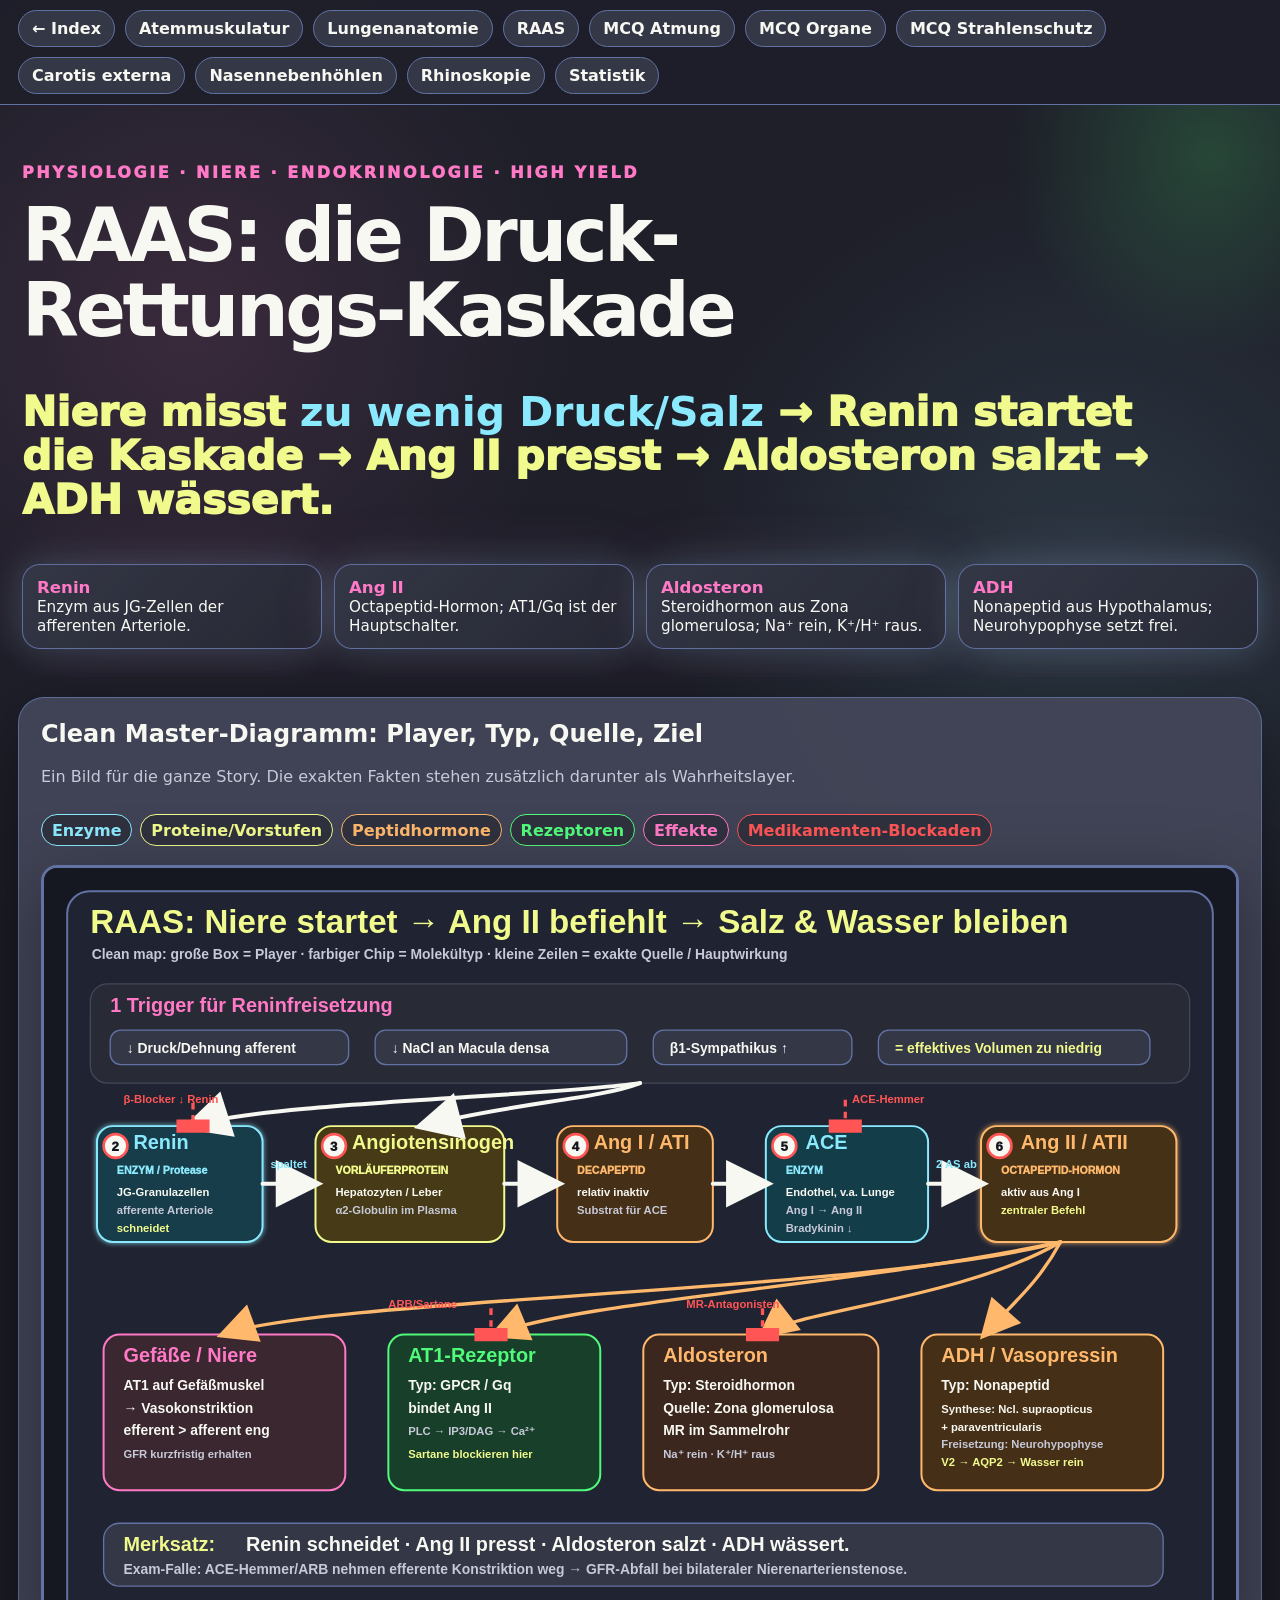
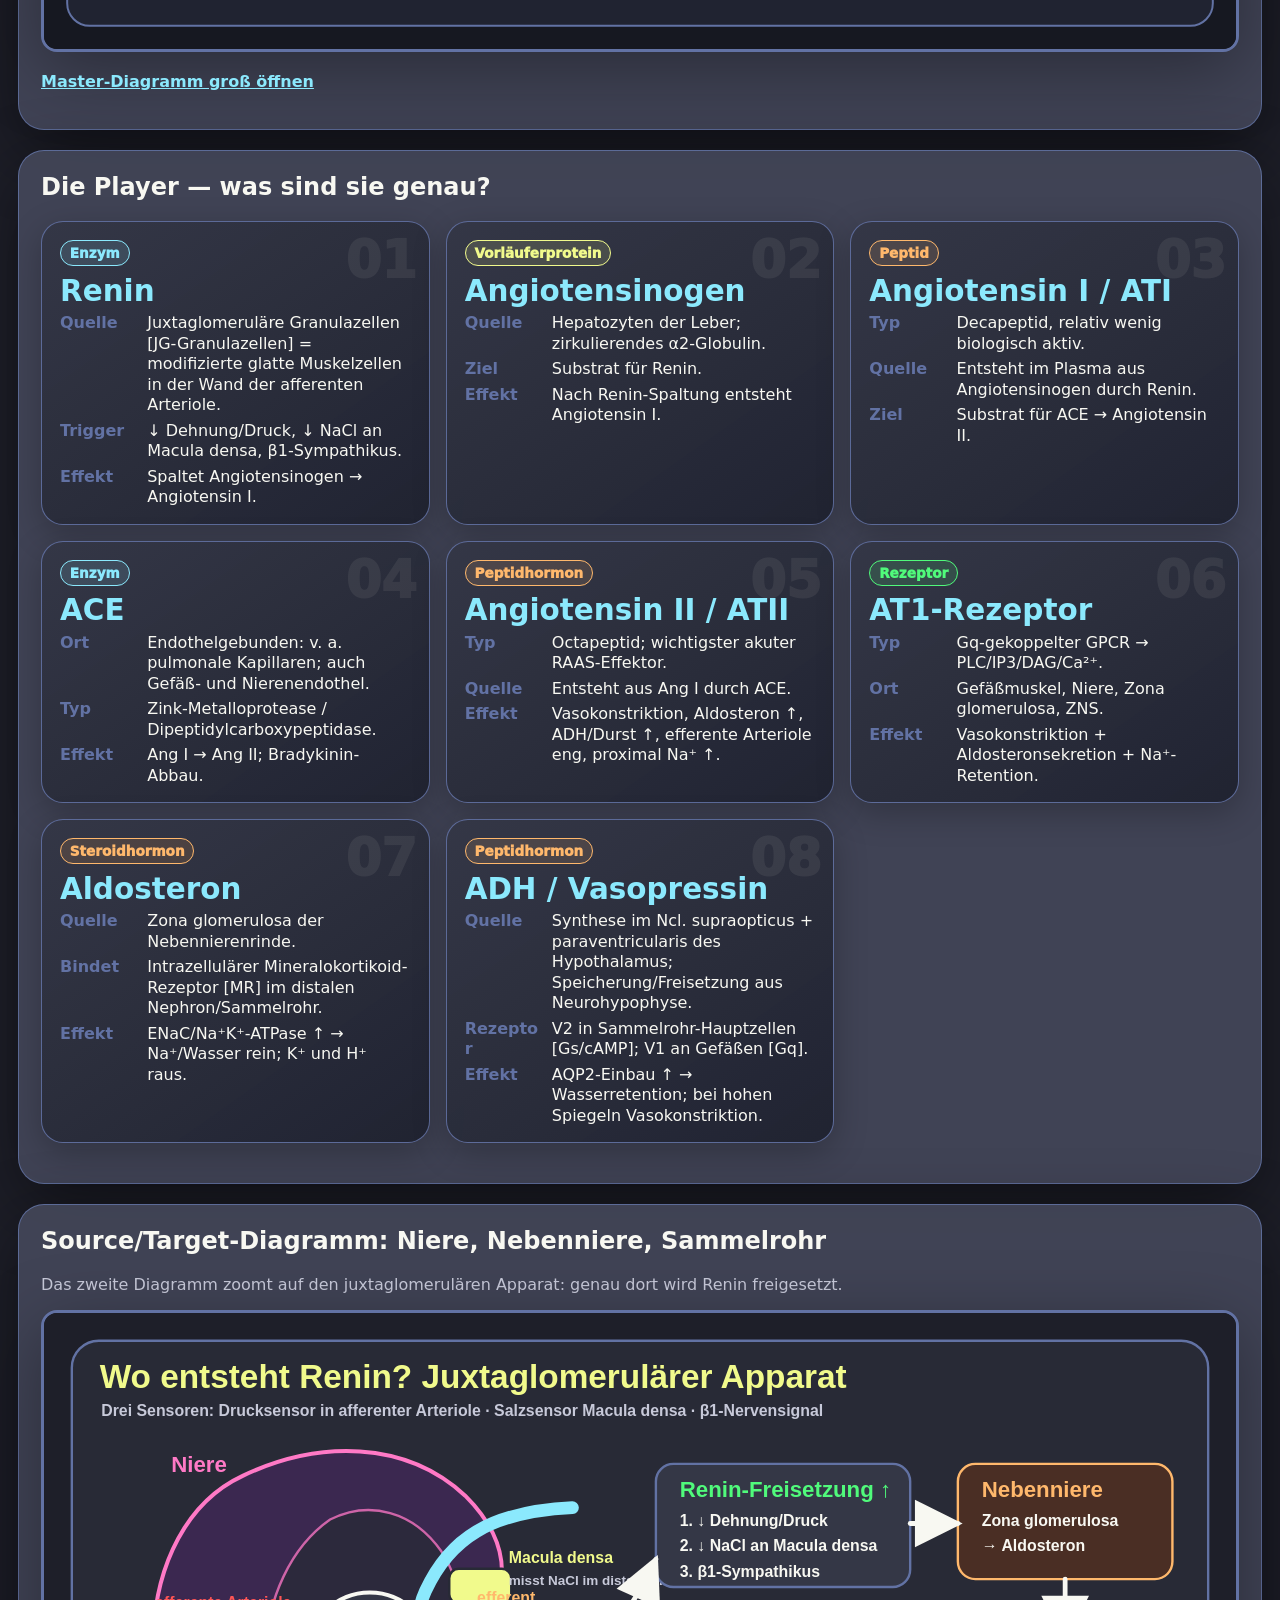
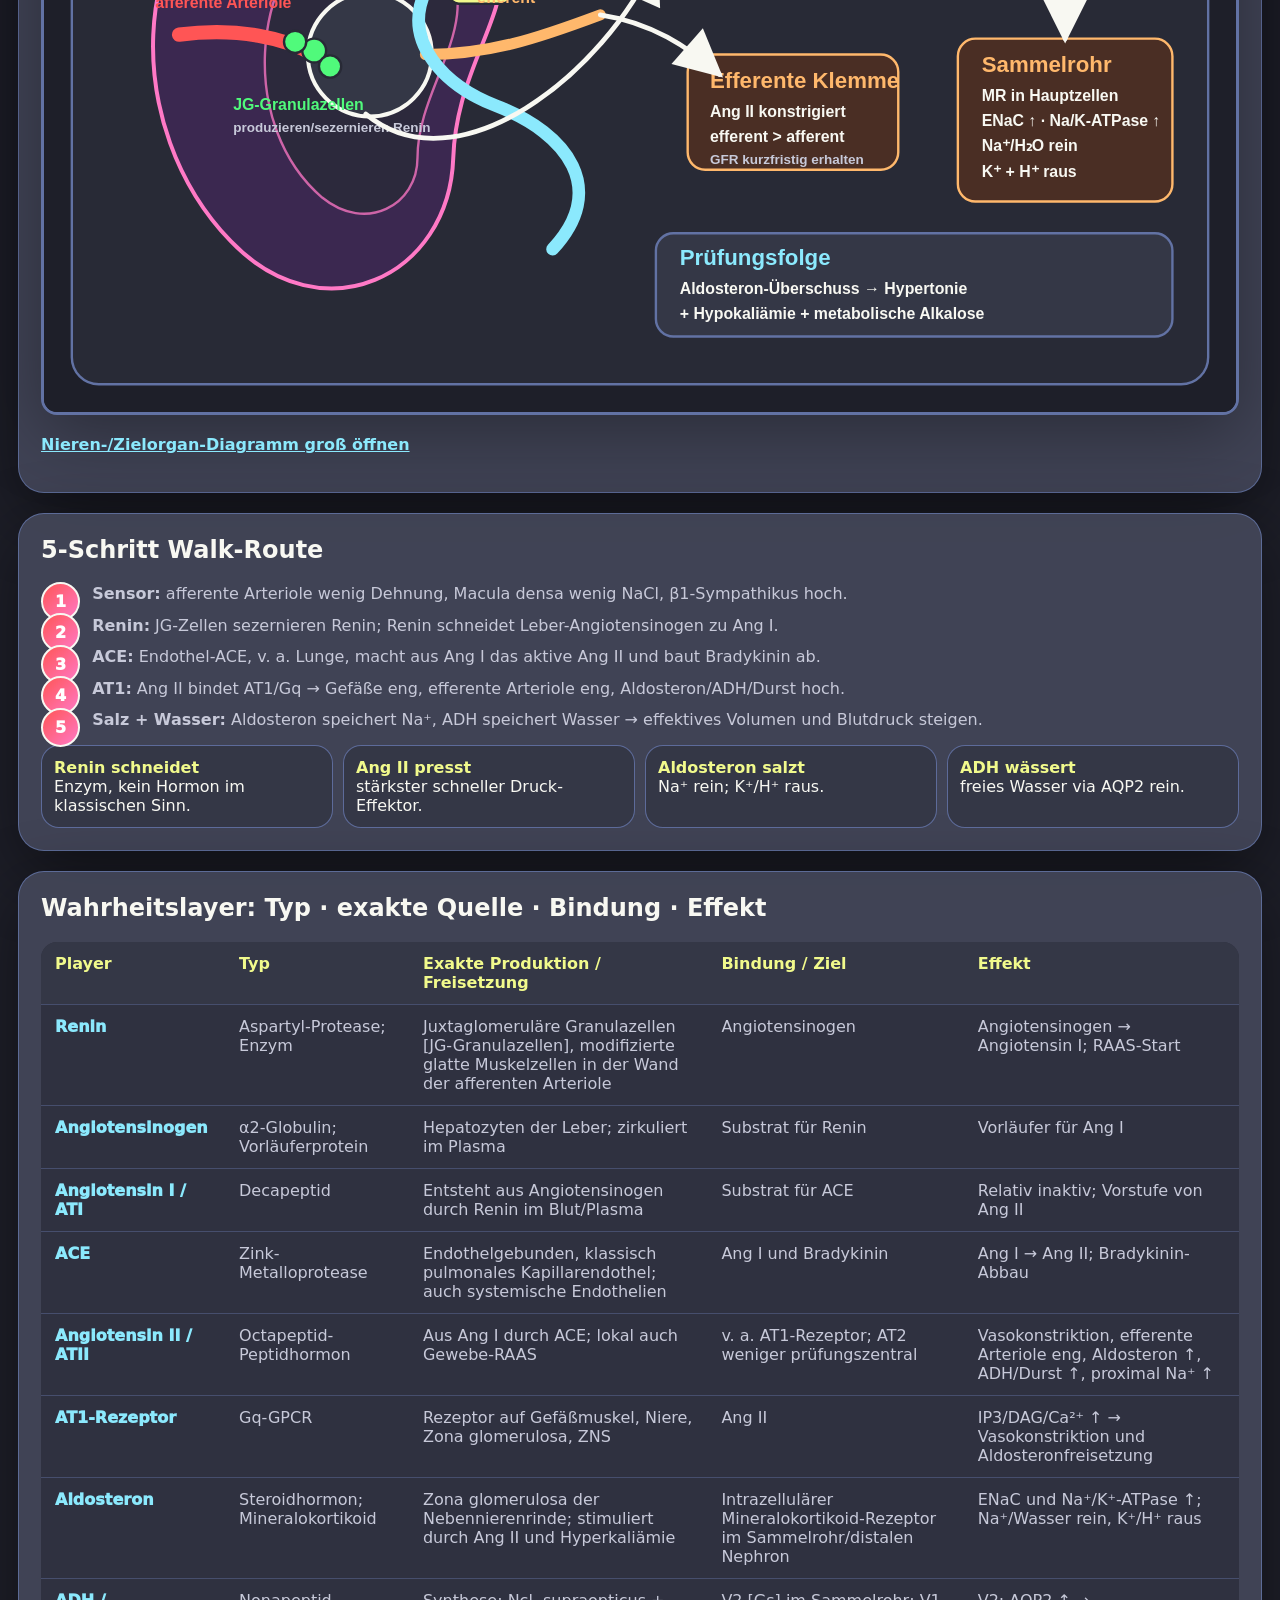
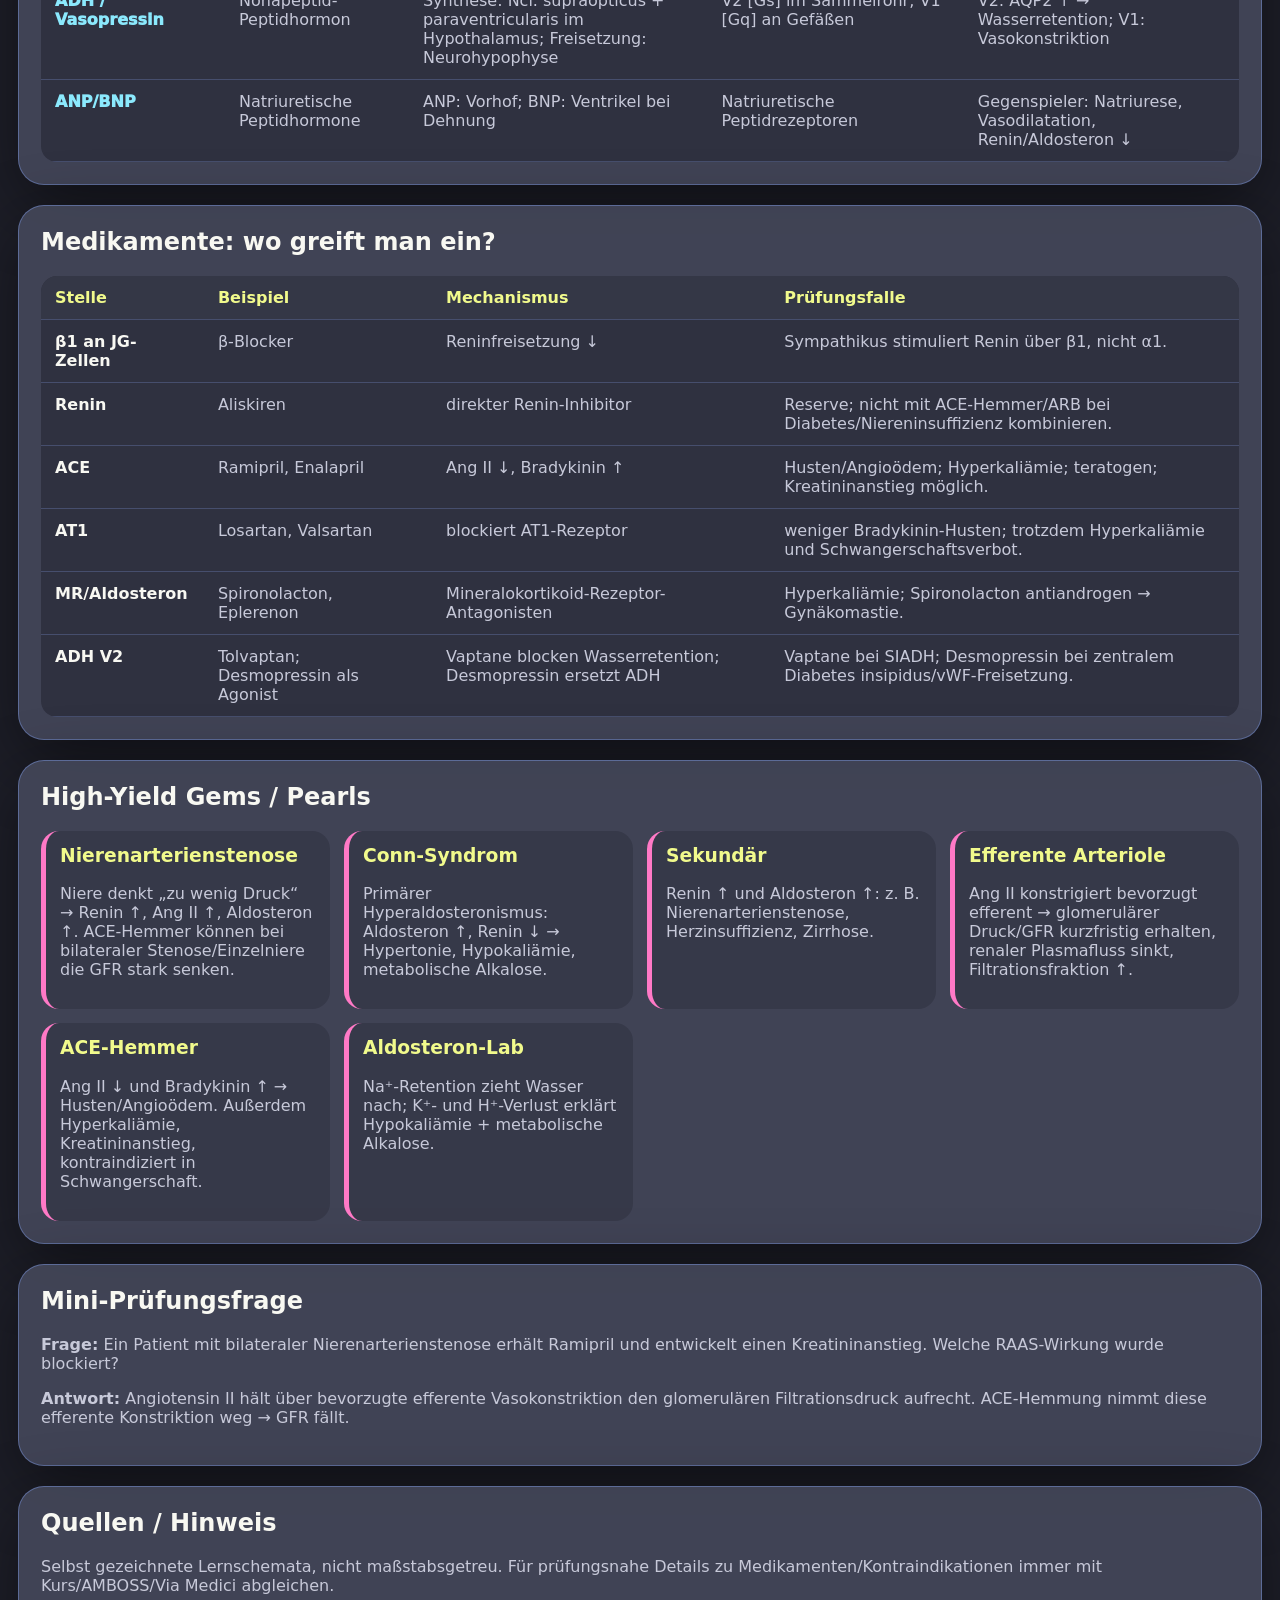
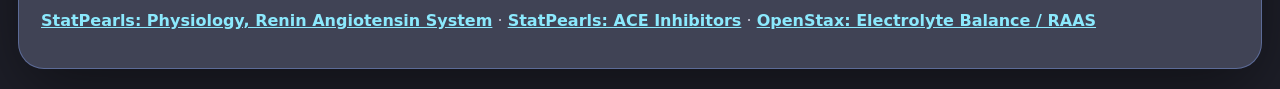
<file: pages/raas.html>
<!doctype html>
<html lang="de">
<head>
<meta charset="utf-8"><meta name="viewport" content="width=device-width, initial-scale=1">
<title>RAAS: Renin-Angiotensin-Aldosteron-System</title>
<link rel="stylesheet" href="../style.css">
<style>
:root{--raas-glow:0 0 34px rgba(139,233,253,.18),0 0 70px rgba(255,121,198,.10)}
body{background:radial-gradient(circle at 15% 5%,rgba(255,121,198,.12),transparent 24rem),radial-gradient(circle at 85% 9%,rgba(139,233,253,.12),transparent 26rem),#1e1f29}.raas-hero{position:relative;overflow:hidden}.raas-hero::after{content:"";position:absolute;right:-140px;top:-160px;width:420px;height:420px;background:radial-gradient(circle,rgba(80,250,123,.18),transparent 68%);pointer-events:none}.raas-hero h1{max-width:1180px;letter-spacing:-.045em}.hero-line{font-size:clamp(24px,3.2vw,46px);font-weight:1000;color:var(--yellow);line-height:1.08;max-width:1180px}.hero-line b{color:var(--cyan)}.hero-punch{display:grid;grid-template-columns:repeat(4,minmax(0,1fr));gap:12px;margin-top:22px}.punch{border:1px solid rgba(98,114,164,.95);border-radius:18px;padding:13px 14px;background:linear-gradient(135deg,rgba(52,55,70,.98),rgba(40,42,54,.84));box-shadow:var(--raas-glow)}.punch strong{display:block;color:var(--pink);font-size:1.04rem}.punch span{font-size:.95rem;color:var(--text)}.schema-wide{width:100%;border-radius:22px;border:3px solid var(--comment);background:#161821;box-shadow:0 18px 70px rgba(0,0,0,.34)}.section-head{display:flex;gap:18px;align-items:flex-start;justify-content:space-between;flex-wrap:wrap}.legend-strip{display:flex;flex-wrap:wrap;gap:8px;margin:.75rem 0 1.2rem}.tag{border:1px solid currentColor;border-radius:999px;padding:.32rem .62rem;font-weight:900;background:rgba(40,42,54,.7)}.cyan{color:var(--cyan)}.yellow{color:var(--yellow)}.orange{color:var(--orange)}.green{color:var(--green)}.pinkword{color:var(--pink)}.red{color:var(--red)}.player-grid{display:grid;grid-template-columns:repeat(auto-fit,minmax(330px,1fr));gap:16px;margin:18px 0}.player{position:relative;overflow:hidden;border-radius:22px;padding:18px 18px 16px;overflow-wrap:anywhere;border:1px solid rgba(98,114,164,.9);background:linear-gradient(145deg,rgba(52,55,70,.96),rgba(32,35,49,.98));box-shadow:0 10px 34px rgba(0,0,0,.24)}.player::before{content:attr(data-n);position:absolute;right:12px;top:8px;font-size:3.2rem;font-weight:1000;color:rgba(248,248,242,.07)}.player h3{margin:.1rem 0 .45rem;font-size:clamp(23px,2.3vw,34px);line-height:1}.type{display:inline-block;border-radius:999px;padding:.25rem .55rem;font-weight:1000;font-size:.85rem;margin-bottom:.55rem}.t-enzyme{background:rgba(139,233,253,.13);color:var(--cyan);border:1px solid var(--cyan)}.t-protein{background:rgba(241,250,140,.13);color:var(--yellow);border:1px solid var(--yellow)}.t-peptide{background:rgba(255,184,108,.13);color:var(--orange);border:1px solid var(--orange)}.t-steroid{background:rgba(255,159,67,.13);color:#ffb86c;border:1px solid #ffb86c}.t-rec{background:rgba(80,250,123,.13);color:var(--green);border:1px solid var(--green)}.player dl{display:grid;grid-template-columns:76px 1fr;gap:.32rem .7rem;margin:.45rem 0 0;line-height:1.28}.player dt{color:var(--comment);font-weight:900}.player dd{margin:0}.flow-mini{display:grid;grid-template-columns:repeat(auto-fit,minmax(180px,1fr));gap:10px;margin-top:14px}.step{background:#343746;border:1px solid rgba(98,114,164,.9);border-radius:18px;padding:12px}.step b{color:var(--yellow);display:block}.route{counter-reset:item;list-style:none;padding-left:0}.route li{counter-increment:item;margin:.78rem 0;padding-left:3.2rem;position:relative}.route li::before{content:counter(item);position:absolute;left:0;top:-.15rem;width:2.2rem;height:2.2rem;border-radius:50%;background:linear-gradient(135deg,var(--red),var(--pink));color:#fff;display:grid;place-items:center;font-weight:1000;border:2px solid var(--text)}.exam-grid{display:grid;grid-template-columns:repeat(auto-fit,minmax(270px,1fr));gap:14px}.exam{border-left:5px solid var(--pink);background:rgba(52,55,70,.78);border-radius:18px;padding:14px}.exam h3{margin-top:0;color:var(--yellow)}.truth-table td:first-child{font-weight:1000;color:var(--cyan)}@media(max-width:850px){.hero-punch{grid-template-columns:1fr 1fr}.player dl{grid-template-columns:1fr}.player dt{margin-top:.25rem}}@media(max-width:560px){.hero-punch{grid-template-columns:1fr}}
</style>
</head>
<body><nav class="site-nav"><a href="../index.html">← Index</a><a href="atemmuskulatur.html">Atemmuskulatur</a><a href="lungenanatomie.html">Lungenanatomie</a><a href="raas.html">RAAS</a><a href="mcq-physiologie-atmung.html">MCQ Atmung</a><a href="mcq-organe.html">MCQ Organe</a><a href="mcq-klinik-strahlenschutz.html">MCQ Strahlenschutz</a><a href="carotis-externa.html">Carotis externa</a><a href="nasennebenhoehlen.html">Nasennebenhöhlen</a><a href="rhinoskopie.html">Rhinoskopie</a><a href="statistik-schiefe-verteilung.html">Statistik</a></nav>
<header class="raas-hero">
<p class="eyebrow">Physiologie · Niere · Endokrinologie · High Yield</p>
<h1>RAAS: die Druck-Rettungs-Kaskade</h1>
<p class="hero-line">Niere misst <b>zu wenig Druck/Salz</b> → Renin startet die Kaskade → Ang II presst → Aldosteron salzt → ADH wässert.</p>
<div class="hero-punch" aria-label="RAAS Kurzformeln">
<div class="punch"><strong>Renin</strong><span>Enzym aus JG-Zellen der afferenten Arteriole.</span></div>
<div class="punch"><strong>Ang II</strong><span>Octapeptid-Hormon; AT1/Gq ist der Hauptschalter.</span></div>
<div class="punch"><strong>Aldosteron</strong><span>Steroidhormon aus Zona glomerulosa; Na⁺ rein, K⁺/H⁺ raus.</span></div>
<div class="punch"><strong>ADH</strong><span>Nonapeptid aus Hypothalamus; Neurohypophyse setzt frei.</span></div>
</div>
</header>
<main>
<section class="poster">
<div class="section-head"><div><h2>Clean Master-Diagramm: Player, Typ, Quelle, Ziel</h2><p>Ein Bild für die ganze Story. Die exakten Fakten stehen zusätzlich darunter als Wahrheitslayer.</p></div></div>
<div class="legend-strip"><span class="tag cyan">Enzyme</span><span class="tag yellow">Proteine/Vorstufen</span><span class="tag orange">Peptidhormone</span><span class="tag green">Rezeptoren</span><span class="tag pinkword">Effekte</span><span class="tag red">Medikamenten-Blockaden</span></div>
<img class="schema-wide" src="../assets/raas_player_map.svg" alt="RAAS Player Map mit Typen, Produktionsorten, Rezeptoren und Effekten inklusive ADH">
<p><a href="../assets/raas_player_map.svg" target="_blank" rel="noopener">Master-Diagramm groß öffnen</a></p>
</section>

<section class="poster"><h2>Die Player — was sind sie genau?</h2>
<div class="player-grid">
<article class="player" data-n="01"><span class="type t-enzyme">Enzym</span><h3>Renin</h3><dl><dt>Quelle</dt><dd>Juxtaglomeruläre Granulazellen [JG-Granulazellen] = modifizierte glatte Muskelzellen in der Wand der afferenten Arteriole.</dd><dt>Trigger</dt><dd>↓ Dehnung/Druck, ↓ NaCl an Macula densa, β1-Sympathikus.</dd><dt>Effekt</dt><dd>Spaltet Angiotensinogen → Angiotensin I.</dd></dl></article>
<article class="player" data-n="02"><span class="type t-protein">Vorläuferprotein</span><h3>Angiotensinogen</h3><dl><dt>Quelle</dt><dd>Hepatozyten der Leber; zirkulierendes α2-Globulin.</dd><dt>Ziel</dt><dd>Substrat für Renin.</dd><dt>Effekt</dt><dd>Nach Renin-Spaltung entsteht Angiotensin I.</dd></dl></article>
<article class="player" data-n="03"><span class="type t-peptide">Peptid</span><h3>Angiotensin I / ATI</h3><dl><dt>Typ</dt><dd>Decapeptid, relativ wenig biologisch aktiv.</dd><dt>Quelle</dt><dd>Entsteht im Plasma aus Angiotensinogen durch Renin.</dd><dt>Ziel</dt><dd>Substrat für ACE → Angiotensin II.</dd></dl></article>
<article class="player" data-n="04"><span class="type t-enzyme">Enzym</span><h3>ACE</h3><dl><dt>Ort</dt><dd>Endothelgebunden: v. a. pulmonale Kapillaren; auch Gefäß- und Nierenendothel.</dd><dt>Typ</dt><dd>Zink-Metalloprotease / Dipeptidylcarboxypeptidase.</dd><dt>Effekt</dt><dd>Ang I → Ang II; Bradykinin-Abbau.</dd></dl></article>
<article class="player" data-n="05"><span class="type t-peptide">Peptidhormon</span><h3>Angiotensin II / ATII</h3><dl><dt>Typ</dt><dd>Octapeptid; wichtigster akuter RAAS-Effektor.</dd><dt>Quelle</dt><dd>Entsteht aus Ang I durch ACE.</dd><dt>Effekt</dt><dd>Vasokonstriktion, Aldosteron ↑, ADH/Durst ↑, efferente Arteriole eng, proximal Na⁺ ↑.</dd></dl></article>
<article class="player" data-n="06"><span class="type t-rec">Rezeptor</span><h3>AT1-Rezeptor</h3><dl><dt>Typ</dt><dd>Gq-gekoppelter GPCR → PLC/IP3/DAG/Ca²⁺.</dd><dt>Ort</dt><dd>Gefäßmuskel, Niere, Zona glomerulosa, ZNS.</dd><dt>Effekt</dt><dd>Vasokonstriktion + Aldosteronsekretion + Na⁺-Retention.</dd></dl></article>
<article class="player" data-n="07"><span class="type t-steroid">Steroidhormon</span><h3>Aldosteron</h3><dl><dt>Quelle</dt><dd>Zona glomerulosa der Nebennierenrinde.</dd><dt>Bindet</dt><dd>Intrazellulärer Mineralokortikoid-Rezeptor [MR] im distalen Nephron/Sammelrohr.</dd><dt>Effekt</dt><dd>ENaC/Na⁺K⁺-ATPase ↑ → Na⁺/Wasser rein; K⁺ und H⁺ raus.</dd></dl></article>
<article class="player" data-n="08"><span class="type t-peptide">Peptidhormon</span><h3>ADH / Vasopressin</h3><dl><dt>Quelle</dt><dd>Synthese im Ncl. supraopticus + paraventricularis des Hypothalamus; Speicherung/Freisetzung aus Neurohypophyse.</dd><dt>Rezeptor</dt><dd>V2 in Sammelrohr-Hauptzellen [Gs/cAMP]; V1 an Gefäßen [Gq].</dd><dt>Effekt</dt><dd>AQP2-Einbau ↑ → Wasserretention; bei hohen Spiegeln Vasokonstriktion.</dd></dl></article>
</div></section>

<section class="poster"><h2>Source/Target-Diagramm: Niere, Nebenniere, Sammelrohr</h2>
<p>Das zweite Diagramm zoomt auf den juxtaglomerulären Apparat: genau dort wird Renin freigesetzt.</p>
<img class="schema-wide" src="../assets/raas_kidney_targets.svg" alt="Juxtaglomerulärer Apparat mit Reninfreisetzung und RAAS Zielorganen">
<p><a href="../assets/raas_kidney_targets.svg" target="_blank" rel="noopener">Nieren-/Zielorgan-Diagramm groß öffnen</a></p>
</section>

<section class="note topo-note"><h2>5-Schritt Walk-Route</h2>
<ol class="route">
<li><b>Sensor:</b> afferente Arteriole wenig Dehnung, Macula densa wenig NaCl, β1-Sympathikus hoch.</li>
<li><b>Renin:</b> JG-Zellen sezernieren Renin; Renin schneidet Leber-Angiotensinogen zu Ang I.</li>
<li><b>ACE:</b> Endothel-ACE, v. a. Lunge, macht aus Ang I das aktive Ang II und baut Bradykinin ab.</li>
<li><b>AT1:</b> Ang II bindet AT1/Gq → Gefäße eng, efferente Arteriole eng, Aldosteron/ADH/Durst hoch.</li>
<li><b>Salz + Wasser:</b> Aldosteron speichert Na⁺, ADH speichert Wasser → effektives Volumen und Blutdruck steigen.</li>
</ol>
<div class="flow-mini"><div class="step"><b>Renin schneidet</b>Enzym, kein Hormon im klassischen Sinn.</div><div class="step"><b>Ang II presst</b>stärkster schneller Druck-Effektor.</div><div class="step"><b>Aldosteron salzt</b>Na⁺ rein; K⁺/H⁺ raus.</div><div class="step"><b>ADH wässert</b>freies Wasser via AQP2 rein.</div></div>
</section>

<section class="legend"><h2>Wahrheitslayer: Typ · exakte Quelle · Bindung · Effekt</h2><table class="truth-table"><thead><tr><th>Player</th><th>Typ</th><th>Exakte Produktion / Freisetzung</th><th>Bindung / Ziel</th><th>Effekt</th></tr></thead><tbody>
<tr><td>Renin</td><td>Aspartyl-Protease; Enzym</td><td>Juxtaglomeruläre Granulazellen [JG-Granulazellen], modifizierte glatte Muskelzellen in der Wand der afferenten Arteriole</td><td>Angiotensinogen</td><td>Angiotensinogen → Angiotensin I; RAAS-Start</td></tr>
<tr><td>Angiotensinogen</td><td>α2-Globulin; Vorläuferprotein</td><td>Hepatozyten der Leber; zirkuliert im Plasma</td><td>Substrat für Renin</td><td>Vorläufer für Ang I</td></tr>
<tr><td>Angiotensin I / ATI</td><td>Decapeptid</td><td>Entsteht aus Angiotensinogen durch Renin im Blut/Plasma</td><td>Substrat für ACE</td><td>Relativ inaktiv; Vorstufe von Ang II</td></tr>
<tr><td>ACE</td><td>Zink-Metalloprotease</td><td>Endothelgebunden, klassisch pulmonales Kapillarendothel; auch systemische Endothelien</td><td>Ang I und Bradykinin</td><td>Ang I → Ang II; Bradykinin-Abbau</td></tr>
<tr><td>Angiotensin II / ATII</td><td>Octapeptid-Peptidhormon</td><td>Aus Ang I durch ACE; lokal auch Gewebe-RAAS</td><td>v. a. AT1-Rezeptor; AT2 weniger prüfungszentral</td><td>Vasokonstriktion, efferente Arteriole eng, Aldosteron ↑, ADH/Durst ↑, proximal Na⁺ ↑</td></tr>
<tr><td>AT1-Rezeptor</td><td>Gq-GPCR</td><td>Rezeptor auf Gefäßmuskel, Niere, Zona glomerulosa, ZNS</td><td>Ang II</td><td>IP3/DAG/Ca²⁺ ↑ → Vasokonstriktion und Aldosteronfreisetzung</td></tr>
<tr><td>Aldosteron</td><td>Steroidhormon; Mineralokortikoid</td><td>Zona glomerulosa der Nebennierenrinde; stimuliert durch Ang II und Hyperkaliämie</td><td>Intrazellulärer Mineralokortikoid-Rezeptor im Sammelrohr/distalen Nephron</td><td>ENaC und Na⁺/K⁺-ATPase ↑; Na⁺/Wasser rein, K⁺/H⁺ raus</td></tr>
<tr><td>ADH / Vasopressin</td><td>Nonapeptid-Peptidhormon</td><td>Synthese: Ncl. supraopticus + paraventricularis im Hypothalamus; Freisetzung: Neurohypophyse</td><td>V2 [Gs] im Sammelrohr; V1 [Gq] an Gefäßen</td><td>V2: AQP2 ↑ → Wasserretention; V1: Vasokonstriktion</td></tr>
<tr><td>ANP/BNP</td><td>Natriuretische Peptidhormone</td><td>ANP: Vorhof; BNP: Ventrikel bei Dehnung</td><td>Natriuretische Peptidrezeptoren</td><td>Gegenspieler: Natriurese, Vasodilatation, Renin/Aldosteron ↓</td></tr>
</tbody></table></section>

<section class="legend"><h2>Medikamente: wo greift man ein?</h2><table><thead><tr><th>Stelle</th><th>Beispiel</th><th>Mechanismus</th><th>Prüfungsfalle</th></tr></thead><tbody>
<tr><td><b>β1 an JG-Zellen</b></td><td>β-Blocker</td><td>Reninfreisetzung ↓</td><td>Sympathikus stimuliert Renin über β1, nicht α1.</td></tr>
<tr><td><b>Renin</b></td><td>Aliskiren</td><td>direkter Renin-Inhibitor</td><td>Reserve; nicht mit ACE-Hemmer/ARB bei Diabetes/Niereninsuffizienz kombinieren.</td></tr>
<tr><td><b>ACE</b></td><td>Ramipril, Enalapril</td><td>Ang II ↓, Bradykinin ↑</td><td>Husten/Angioödem; Hyperkaliämie; teratogen; Kreatininanstieg möglich.</td></tr>
<tr><td><b>AT1</b></td><td>Losartan, Valsartan</td><td>blockiert AT1-Rezeptor</td><td>weniger Bradykinin-Husten; trotzdem Hyperkaliämie und Schwangerschaftsverbot.</td></tr>
<tr><td><b>MR/Aldosteron</b></td><td>Spironolacton, Eplerenon</td><td>Mineralokortikoid-Rezeptor-Antagonisten</td><td>Hyperkaliämie; Spironolacton antiandrogen → Gynäkomastie.</td></tr>
<tr><td><b>ADH V2</b></td><td>Tolvaptan; Desmopressin als Agonist</td><td>Vaptane blocken Wasserretention; Desmopressin ersetzt ADH</td><td>Vaptane bei SIADH; Desmopressin bei zentralem Diabetes insipidus/vWF-Freisetzung.</td></tr>
</tbody></table></section>

<section class="note"><h2>High-Yield Gems / Pearls</h2><div class="exam-grid">
<div class="exam"><h3>Nierenarterienstenose</h3><p>Niere denkt „zu wenig Druck“ → Renin ↑, Ang II ↑, Aldosteron ↑. ACE-Hemmer können bei bilateraler Stenose/Einzelniere die GFR stark senken.</p></div>
<div class="exam"><h3>Conn-Syndrom</h3><p>Primärer Hyperaldosteronismus: Aldosteron ↑, Renin ↓ → Hypertonie, Hypokaliämie, metabolische Alkalose.</p></div>
<div class="exam"><h3>Sekundär</h3><p>Renin ↑ und Aldosteron ↑: z. B. Nierenarterienstenose, Herzinsuffizienz, Zirrhose.</p></div>
<div class="exam"><h3>Efferente Arteriole</h3><p>Ang II konstrigiert bevorzugt efferent → glomerulärer Druck/GFR kurzfristig erhalten, renaler Plasmafluss sinkt, Filtrationsfraktion ↑.</p></div>
<div class="exam"><h3>ACE-Hemmer</h3><p>Ang II ↓ und Bradykinin ↑ → Husten/Angioödem. Außerdem Hyperkaliämie, Kreatininanstieg, kontraindiziert in Schwangerschaft.</p></div>
<div class="exam"><h3>Aldosteron-Lab</h3><p>Na⁺-Retention zieht Wasser nach; K⁺- und H⁺-Verlust erklärt Hypokaliämie + metabolische Alkalose.</p></div>
</div></section>

<section class="note"><h2>Mini-Prüfungsfrage</h2><p><b>Frage:</b> Ein Patient mit bilateraler Nierenarterienstenose erhält Ramipril und entwickelt einen Kreatininanstieg. Welche RAAS-Wirkung wurde blockiert?</p><p><b>Antwort:</b> Angiotensin II hält über bevorzugte efferente Vasokonstriktion den glomerulären Filtrationsdruck aufrecht. ACE-Hemmung nimmt diese efferente Konstriktion weg → GFR fällt.</p></section>

<section class="note"><h2>Quellen / Hinweis</h2><p>Selbst gezeichnete Lernschemata, nicht maßstabsgetreu. Für prüfungsnahe Details zu Medikamenten/Kontraindikationen immer mit Kurs/AMBOSS/Via Medici abgleichen.</p><p><a href="https://www.ncbi.nlm.nih.gov/books/NBK470410/" target="_blank" rel="noopener">StatPearls: Physiology, Renin Angiotensin System</a> · <a href="https://www.ncbi.nlm.nih.gov/books/NBK538331/" target="_blank" rel="noopener">StatPearls: ACE Inhibitors</a> · <a href="https://openstax.org/books/anatomy-and-physiology-2e/pages/26-3-electrolyte-balance" target="_blank" rel="noopener">OpenStax: Electrolyte Balance / RAAS</a></p></section>
</main>
</body></html>
</file>
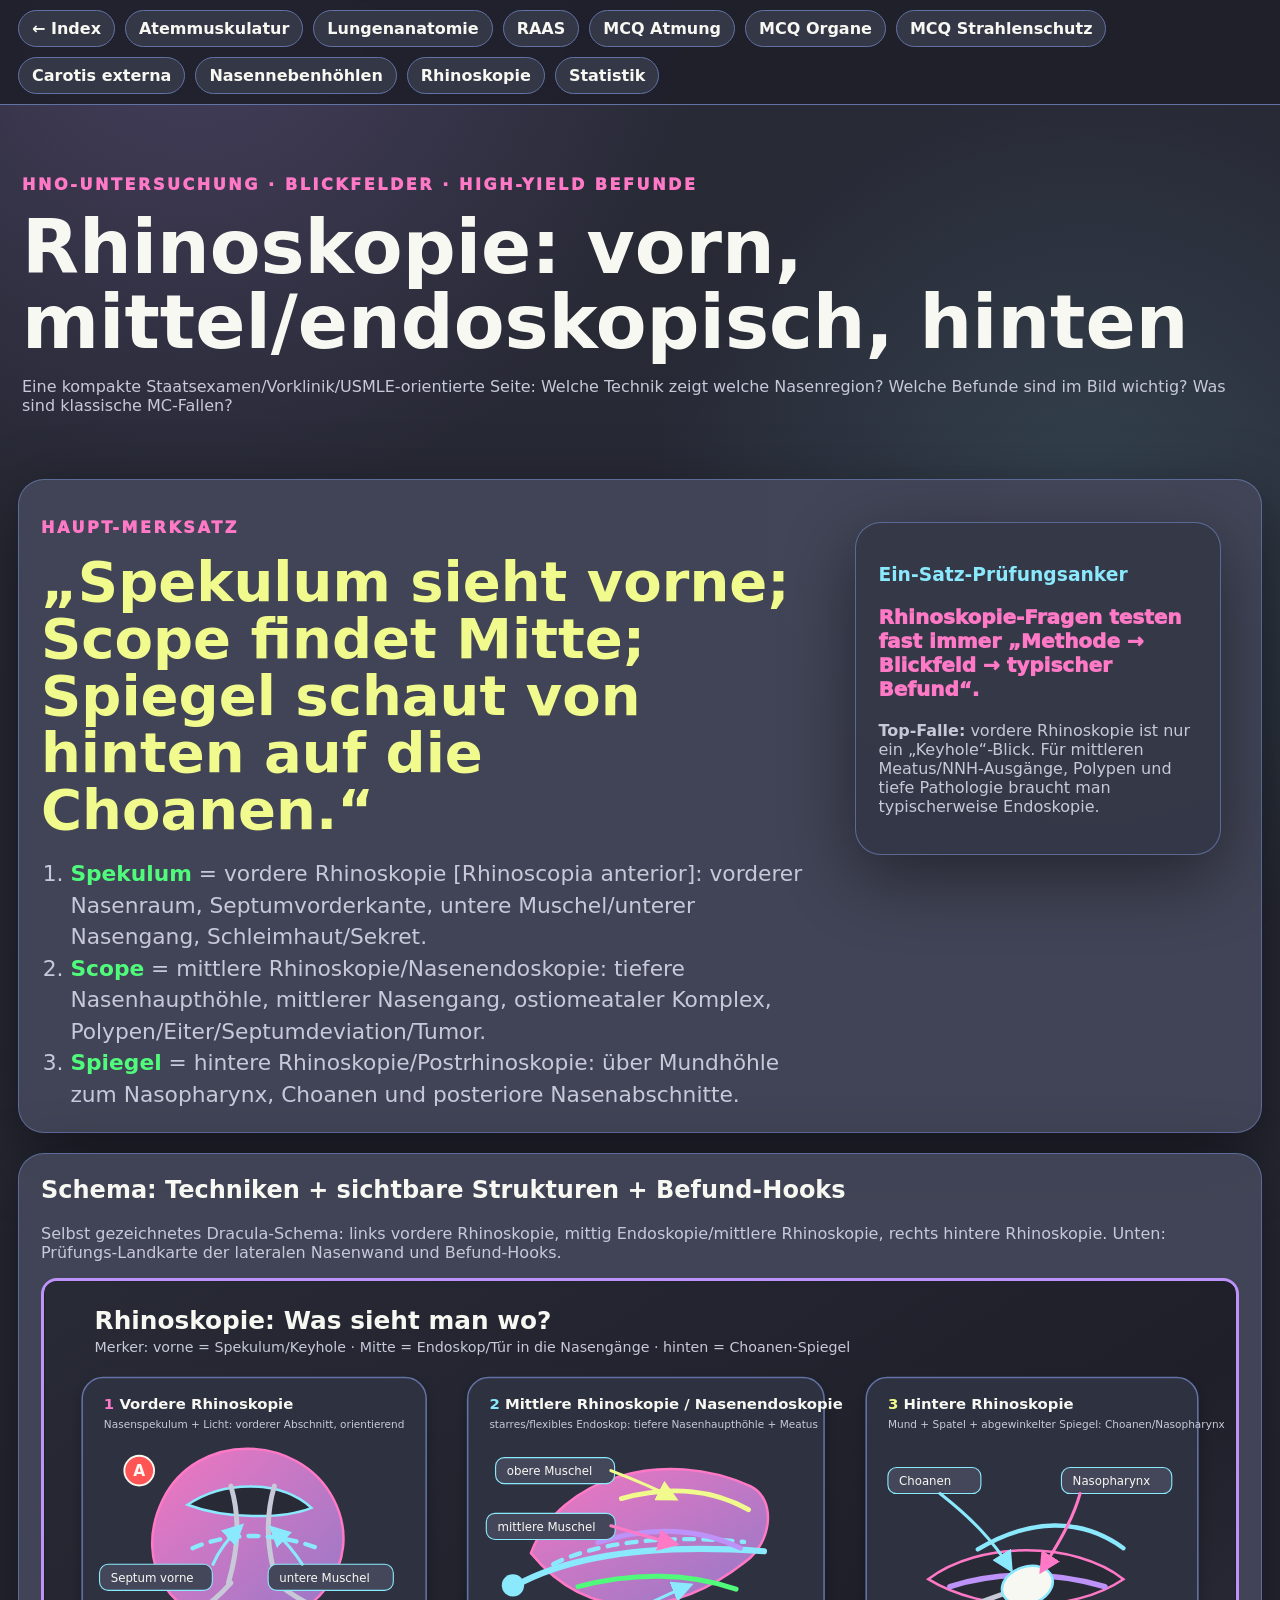
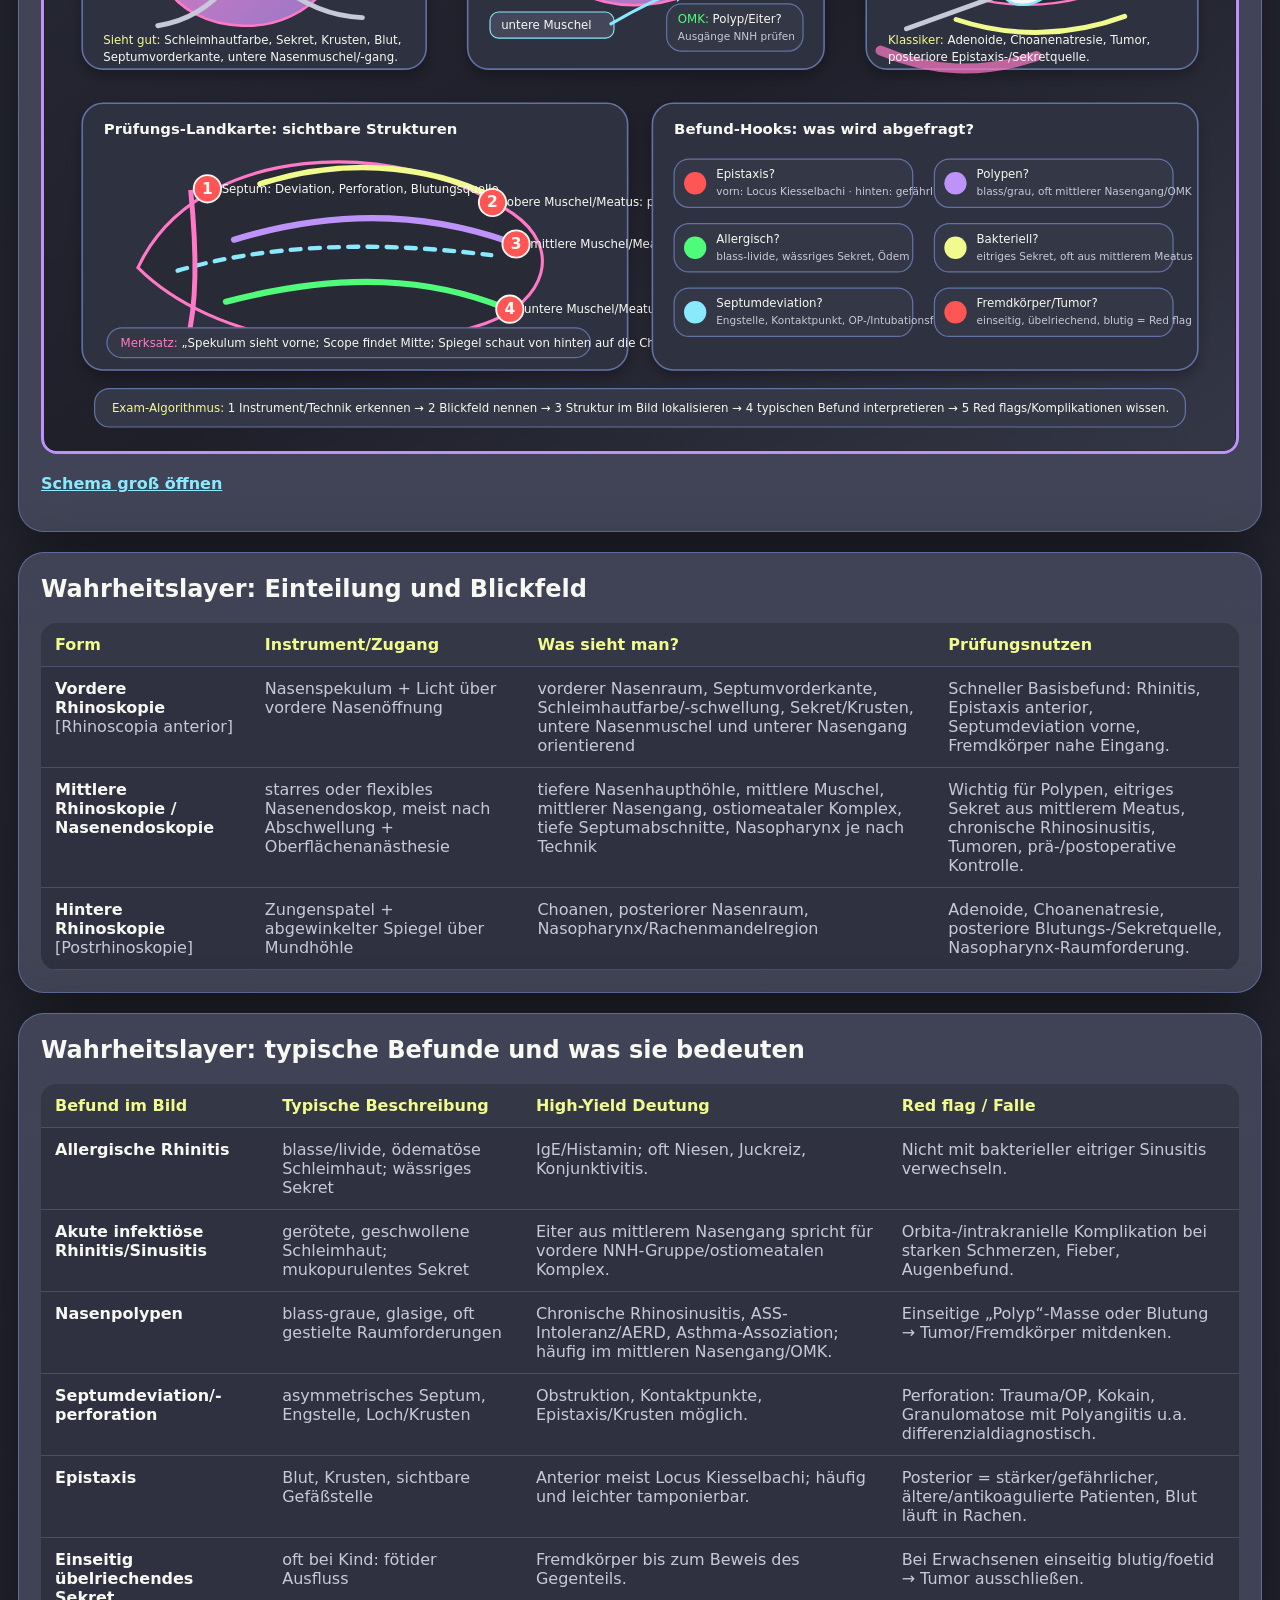
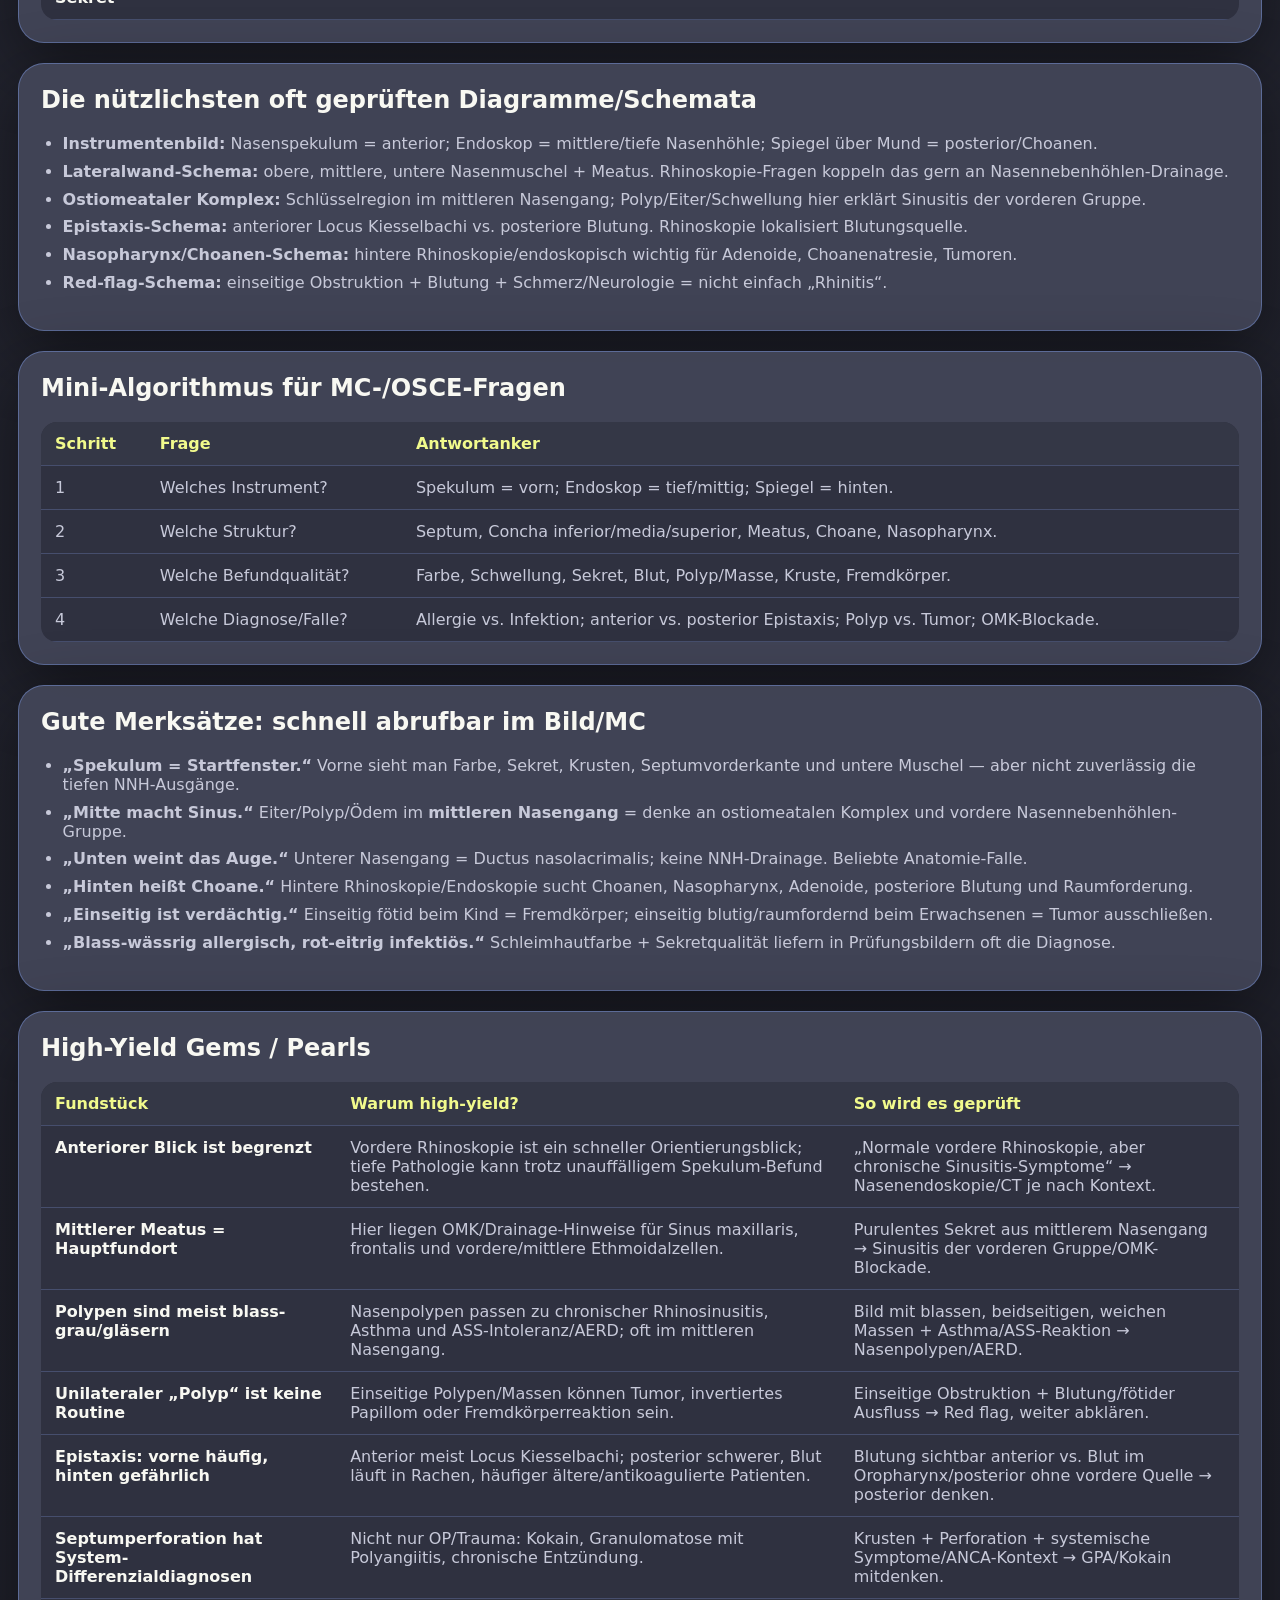
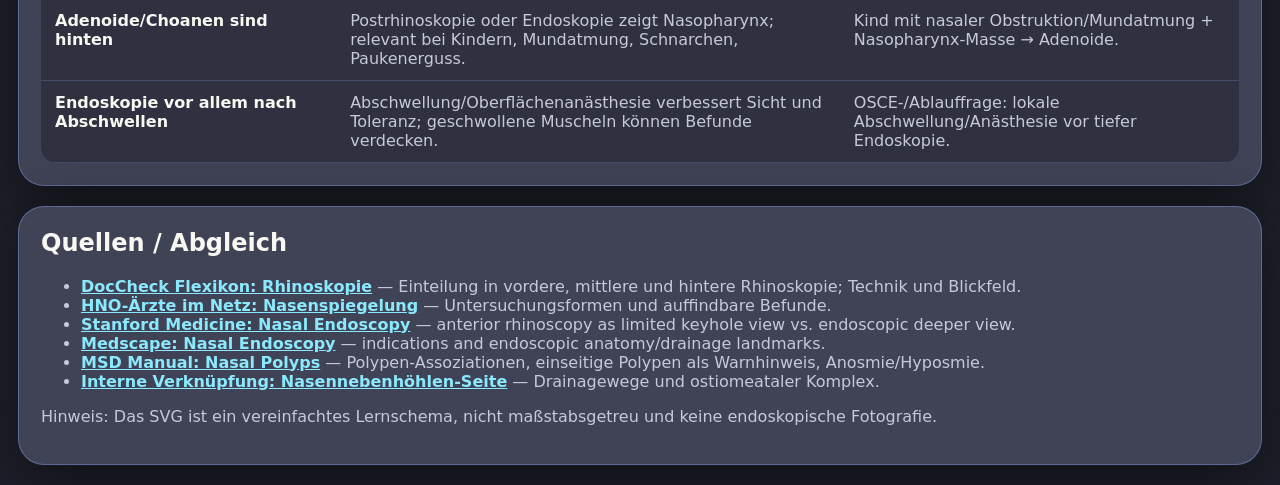
<file: pages/rhinoskopie.html>
<!doctype html>
<html lang="de">
<head>
  <meta charset="utf-8">
  <meta name="viewport" content="width=device-width, initial-scale=1">
  <title>Rhinoskopie: Technik, Blickfeld & Prüfungsfallen</title>
  <link rel="stylesheet" href="../style.css">
</head>
<body>
<nav class="site-nav"><a href="../index.html">← Index</a><a href="atemmuskulatur.html">Atemmuskulatur</a><a href="lungenanatomie.html">Lungenanatomie</a><a href="raas.html">RAAS</a><a href="mcq-physiologie-atmung.html">MCQ Atmung</a><a href="mcq-organe.html">MCQ Organe</a><a href="mcq-klinik-strahlenschutz.html">MCQ Strahlenschutz</a><a href="carotis-externa.html">Carotis externa</a><a href="nasennebenhoehlen.html">Nasennebenhöhlen</a><a href="rhinoskopie.html">Rhinoskopie</a><a href="statistik-schiefe-verteilung.html">Statistik</a></nav>
<header class="carotis-hero">
  <p class="eyebrow">HNO-Untersuchung · Blickfelder · High-Yield Befunde</p>
  <h1>Rhinoskopie: vorn, mittel/endoskopisch, hinten</h1>
  <p>Eine kompakte Staatsexamen/Vorklinik/USMLE-orientierte Seite: Welche Technik zeigt welche Nasenregion? Welche Befunde sind im Bild wichtig? Was sind klassische MC-Fallen?</p>
</header>
<main>
  <section class="mnemonic-spotlight">
    <div>
      <p class="card-kicker">Haupt-Merksatz</p>
      <h2>„Spekulum sieht vorne; Scope findet Mitte; Spiegel schaut von hinten auf die Choanen.“</h2>
      <ol class="mnemonic-list">
        <li><b>Spekulum</b> = vordere Rhinoskopie [Rhinoscopia anterior]: vorderer Nasenraum, Septumvorderkante, untere Muschel/unterer Nasengang, Schleimhaut/Sekret.</li>
        <li><b>Scope</b> = mittlere Rhinoskopie/Nasenendoskopie: tiefere Nasenhaupthöhle, mittlerer Nasengang, ostiomeataler Komplex, Polypen/Eiter/Septumdeviation/Tumor.</li>
        <li><b>Spiegel</b> = hintere Rhinoskopie/Postrhinoskopie: über Mundhöhle zum Nasopharynx, Choanen und posteriore Nasenabschnitte.</li>
      </ol>
    </div>
    <aside class="exam-note">
      <h3>Ein-Satz-Prüfungsanker</h3>
      <p class="quote">Rhinoskopie-Fragen testen fast immer „Methode → Blickfeld → typischer Befund“.</p>
      <p><b>Top-Falle:</b> vordere Rhinoskopie ist nur ein „Keyhole“-Blick. Für mittleren Meatus/NNH-Ausgänge, Polypen und tiefe Pathologie braucht man typischerweise Endoskopie.</p>
    </aside>
  </section>

  <section class="poster">
    <h2>Schema: Techniken + sichtbare Strukturen + Befund-Hooks</h2>
    <p>Selbst gezeichnetes Dracula-Schema: links vordere Rhinoskopie, mittig Endoskopie/mittlere Rhinoskopie, rechts hintere Rhinoskopie. Unten: Prüfungs-Landkarte der lateralen Nasenwand und Befund-Hooks.</p>
    <img class="schema-img" src="../assets/rhinoskopie_schema.svg" alt="Schema der Rhinoskopie mit vorderer, mittlerer, hinterer Untersuchung, sichtbaren Strukturen und Befunden">
    <p><a href="../assets/rhinoskopie_schema.svg" target="_blank">Schema groß öffnen</a></p>
  </section>

  <section class="legend">
    <h2>Wahrheitslayer: Einteilung und Blickfeld</h2>
    <table>
      <thead><tr><th>Form</th><th>Instrument/Zugang</th><th>Was sieht man?</th><th>Prüfungsnutzen</th></tr></thead>
      <tbody>
        <tr><td><b>Vordere Rhinoskopie</b><br>[Rhinoscopia anterior]</td><td>Nasenspekulum + Licht über vordere Nasenöffnung</td><td>vorderer Nasenraum, Septumvorderkante, Schleimhautfarbe/-schwellung, Sekret/Krusten, untere Nasenmuschel und unterer Nasengang orientierend</td><td>Schneller Basisbefund: Rhinitis, Epistaxis anterior, Septumdeviation vorne, Fremdkörper nahe Eingang.</td></tr>
        <tr><td><b>Mittlere Rhinoskopie / Nasenendoskopie</b></td><td>starres oder flexibles Nasenendoskop, meist nach Abschwellung + Oberflächenanästhesie</td><td>tiefere Nasenhaupthöhle, mittlere Muschel, mittlerer Nasengang, ostiomeataler Komplex, tiefe Septumabschnitte, Nasopharynx je nach Technik</td><td>Wichtig für Polypen, eitriges Sekret aus mittlerem Meatus, chronische Rhinosinusitis, Tumoren, prä-/postoperative Kontrolle.</td></tr>
        <tr><td><b>Hintere Rhinoskopie</b><br>[Postrhinoskopie]</td><td>Zungenspatel + abgewinkelter Spiegel über Mundhöhle</td><td>Choanen, posteriorer Nasenraum, Nasopharynx/Rachenmandelregion</td><td>Adenoide, Choanenatresie, posteriore Blutungs-/Sekretquelle, Nasopharynx-Raumforderung.</td></tr>
      </tbody>
    </table>
  </section>

  <section class="legend">
    <h2>Wahrheitslayer: typische Befunde und was sie bedeuten</h2>
    <table>
      <thead><tr><th>Befund im Bild</th><th>Typische Beschreibung</th><th>High-Yield Deutung</th><th>Red flag / Falle</th></tr></thead>
      <tbody>
        <tr><td><b>Allergische Rhinitis</b></td><td>blasse/livide, ödematöse Schleimhaut; wässriges Sekret</td><td>IgE/Histamin; oft Niesen, Juckreiz, Konjunktivitis.</td><td>Nicht mit bakterieller eitriger Sinusitis verwechseln.</td></tr>
        <tr><td><b>Akute infektiöse Rhinitis/Sinusitis</b></td><td>gerötete, geschwollene Schleimhaut; mukopurulentes Sekret</td><td>Eiter aus mittlerem Nasengang spricht für vordere NNH-Gruppe/ostiomeatalen Komplex.</td><td>Orbita-/intrakranielle Komplikation bei starken Schmerzen, Fieber, Augenbefund.</td></tr>
        <tr><td><b>Nasenpolypen</b></td><td>blass-graue, glasige, oft gestielte Raumforderungen</td><td>Chronische Rhinosinusitis, ASS-Intoleranz/AERD, Asthma-Assoziation; häufig im mittleren Nasengang/OMK.</td><td>Einseitige „Polyp“-Masse oder Blutung → Tumor/Fremdkörper mitdenken.</td></tr>
        <tr><td><b>Septumdeviation/-perforation</b></td><td>asymmetrisches Septum, Engstelle, Loch/Krusten</td><td>Obstruktion, Kontaktpunkte, Epistaxis/Krusten möglich.</td><td>Perforation: Trauma/OP, Kokain, Granulomatose mit Polyangiitis u.a. differenzialdiagnostisch.</td></tr>
        <tr><td><b>Epistaxis</b></td><td>Blut, Krusten, sichtbare Gefäßstelle</td><td>Anterior meist Locus Kiesselbachi; häufig und leichter tamponierbar.</td><td>Posterior = stärker/gefährlicher, ältere/antikoagulierte Patienten, Blut läuft in Rachen.</td></tr>
        <tr><td><b>Einseitig übelriechendes Sekret</b></td><td>oft bei Kind: fötider Ausfluss</td><td>Fremdkörper bis zum Beweis des Gegenteils.</td><td>Bei Erwachsenen einseitig blutig/foetid → Tumor ausschließen.</td></tr>
      </tbody>
    </table>
  </section>

  <section class="note topo-note">
    <h2>Die nützlichsten oft geprüften Diagramme/Schemata</h2>
    <ul>
      <li><b>Instrumentenbild:</b> Nasenspekulum = anterior; Endoskop = mittlere/tiefe Nasenhöhle; Spiegel über Mund = posterior/Choanen.</li>
      <li><b>Lateralwand-Schema:</b> obere, mittlere, untere Nasenmuschel + Meatus. Rhinoskopie-Fragen koppeln das gern an Nasennebenhöhlen-Drainage.</li>
      <li><b>Ostiomeataler Komplex:</b> Schlüsselregion im mittleren Nasengang; Polyp/Eiter/Schwellung hier erklärt Sinusitis der vorderen Gruppe.</li>
      <li><b>Epistaxis-Schema:</b> anteriorer Locus Kiesselbachi vs. posteriore Blutung. Rhinoskopie lokalisiert Blutungsquelle.</li>
      <li><b>Nasopharynx/Choanen-Schema:</b> hintere Rhinoskopie/endoskopisch wichtig für Adenoide, Choanenatresie, Tumoren.</li>
      <li><b>Red-flag-Schema:</b> einseitige Obstruktion + Blutung + Schmerz/Neurologie = nicht einfach „Rhinitis“.</li>
    </ul>
  </section>

  <section class="legend">
    <h2>Mini-Algorithmus für MC-/OSCE-Fragen</h2>
    <table>
      <thead><tr><th>Schritt</th><th>Frage</th><th>Antwortanker</th></tr></thead>
      <tbody>
        <tr><td>1</td><td>Welches Instrument?</td><td>Spekulum = vorn; Endoskop = tief/mittig; Spiegel = hinten.</td></tr>
        <tr><td>2</td><td>Welche Struktur?</td><td>Septum, Concha inferior/media/superior, Meatus, Choane, Nasopharynx.</td></tr>
        <tr><td>3</td><td>Welche Befundqualität?</td><td>Farbe, Schwellung, Sekret, Blut, Polyp/Masse, Kruste, Fremdkörper.</td></tr>
        <tr><td>4</td><td>Welche Diagnose/Falle?</td><td>Allergie vs. Infektion; anterior vs. posterior Epistaxis; Polyp vs. Tumor; OMK-Blockade.</td></tr>
      </tbody>
    </table>
  </section>

  <section class="note topo-note">
    <h2>Gute Merksätze: schnell abrufbar im Bild/MC</h2>
    <ul>
      <li><b>„Spekulum = Startfenster.“</b> Vorne sieht man Farbe, Sekret, Krusten, Septumvorderkante und untere Muschel — aber nicht zuverlässig die tiefen NNH-Ausgänge.</li>
      <li><b>„Mitte macht Sinus.“</b> Eiter/Polyp/Ödem im <b>mittleren Nasengang</b> = denke an ostiomeatalen Komplex und vordere Nasennebenhöhlen-Gruppe.</li>
      <li><b>„Unten weint das Auge.“</b> Unterer Nasengang = Ductus nasolacrimalis; keine NNH-Drainage. Beliebte Anatomie-Falle.</li>
      <li><b>„Hinten heißt Choane.“</b> Hintere Rhinoskopie/Endoskopie sucht Choanen, Nasopharynx, Adenoide, posteriore Blutung und Raumforderung.</li>
      <li><b>„Einseitig ist verdächtig.“</b> Einseitig fötid beim Kind = Fremdkörper; einseitig blutig/raumfordernd beim Erwachsenen = Tumor ausschließen.</li>
      <li><b>„Blass-wässrig allergisch, rot-eitrig infektiös.“</b> Schleimhautfarbe + Sekretqualität liefern in Prüfungsbildern oft die Diagnose.</li>
    </ul>
  </section>

  <section class="legend">
    <h2>High-Yield Gems / Pearls</h2>
    <table>
      <thead><tr><th>Fundstück</th><th>Warum high-yield?</th><th>So wird es geprüft</th></tr></thead>
      <tbody>
        <tr><td><b>Anteriorer Blick ist begrenzt</b></td><td>Vordere Rhinoskopie ist ein schneller Orientierungsblick; tiefe Pathologie kann trotz unauffälligem Spekulum-Befund bestehen.</td><td>„Normale vordere Rhinoskopie, aber chronische Sinusitis-Symptome“ → Nasenendoskopie/CT je nach Kontext.</td></tr>
        <tr><td><b>Mittlerer Meatus = Hauptfundort</b></td><td>Hier liegen OMK/Drainage-Hinweise für Sinus maxillaris, frontalis und vordere/mittlere Ethmoidalzellen.</td><td>Purulentes Sekret aus mittlerem Nasengang → Sinusitis der vorderen Gruppe/OMK-Blockade.</td></tr>
        <tr><td><b>Polypen sind meist blass-grau/gläsern</b></td><td>Nasenpolypen passen zu chronischer Rhinosinusitis, Asthma und ASS-Intoleranz/AERD; oft im mittleren Nasengang.</td><td>Bild mit blassen, beidseitigen, weichen Massen + Asthma/ASS-Reaktion → Nasenpolypen/AERD.</td></tr>
        <tr><td><b>Unilateraler „Polyp“ ist keine Routine</b></td><td>Einseitige Polypen/Massen können Tumor, invertiertes Papillom oder Fremdkörperreaktion sein.</td><td>Einseitige Obstruktion + Blutung/fötider Ausfluss → Red flag, weiter abklären.</td></tr>
        <tr><td><b>Epistaxis: vorne häufig, hinten gefährlich</b></td><td>Anterior meist Locus Kiesselbachi; posterior schwerer, Blut läuft in Rachen, häufiger ältere/antikoagulierte Patienten.</td><td>Blutung sichtbar anterior vs. Blut im Oropharynx/posterior ohne vordere Quelle → posterior denken.</td></tr>
        <tr><td><b>Septumperforation hat System-Differenzialdiagnosen</b></td><td>Nicht nur OP/Trauma: Kokain, Granulomatose mit Polyangiitis, chronische Entzündung.</td><td>Krusten + Perforation + systemische Symptome/ANCA-Kontext → GPA/Kokain mitdenken.</td></tr>
        <tr><td><b>Adenoide/Choanen sind hinten</b></td><td>Postrhinoskopie oder Endoskopie zeigt Nasopharynx; relevant bei Kindern, Mundatmung, Schnarchen, Paukenerguss.</td><td>Kind mit nasaler Obstruktion/Mundatmung + Nasopharynx-Masse → Adenoide.</td></tr>
        <tr><td><b>Endoskopie vor allem nach Abschwellen</b></td><td>Abschwellung/Oberflächenanästhesie verbessert Sicht und Toleranz; geschwollene Muscheln können Befunde verdecken.</td><td>OSCE-/Ablauffrage: lokale Abschwellung/Anästhesie vor tiefer Endoskopie.</td></tr>
      </tbody>
    </table>
  </section>

  <section class="sources">
    <h2>Quellen / Abgleich</h2>
    <ul>
      <li><a href="https://flexikon.doccheck.com/de/Rhinoskopie" target="_blank">DocCheck Flexikon: Rhinoskopie</a> — Einteilung in vordere, mittlere und hintere Rhinoskopie; Technik und Blickfeld.</li>
      <li><a href="https://www.hno-aerzte-im-netz.de/untersuchungen/nasenspiegelung-rhinoskopie.html" target="_blank">HNO-Ärzte im Netz: Nasenspiegelung</a> — Untersuchungsformen und auffindbare Befunde.</li>
      <li><a href="https://med.stanford.edu/ohns/OHNS-healthcare/sinuscenter/resources/patient_guides/endoscopy.html" target="_blank">Stanford Medicine: Nasal Endoscopy</a> — anterior rhinoscopy as limited keyhole view vs. endoscopic deeper view.</li>
      <li><a href="https://emedicine.medscape.com/article/1890999-overview" target="_blank">Medscape: Nasal Endoscopy</a> — indications and endoscopic anatomy/drainage landmarks.</li>
      <li><a href="https://www.msdmanuals.com/professional/ear-nose-and-throat-disorders/nose-and-paranasal-sinus-disorders/nasal-polyps" target="_blank">MSD Manual: Nasal Polyps</a> — Polypen-Assoziationen, einseitige Polypen als Warnhinweis, Anosmie/Hyposmie.</li>
      <li><a href="nasennebenhoehlen.html">Interne Verknüpfung: Nasennebenhöhlen-Seite</a> — Drainagewege und ostiomeataler Komplex.</li>
    </ul>
    <p class="source-note">Hinweis: Das SVG ist ein vereinfachtes Lernschema, nicht maßstabsgetreu und keine endoskopische Fotografie.</p>
  </section>
</main>
</body>
</html>
</file>
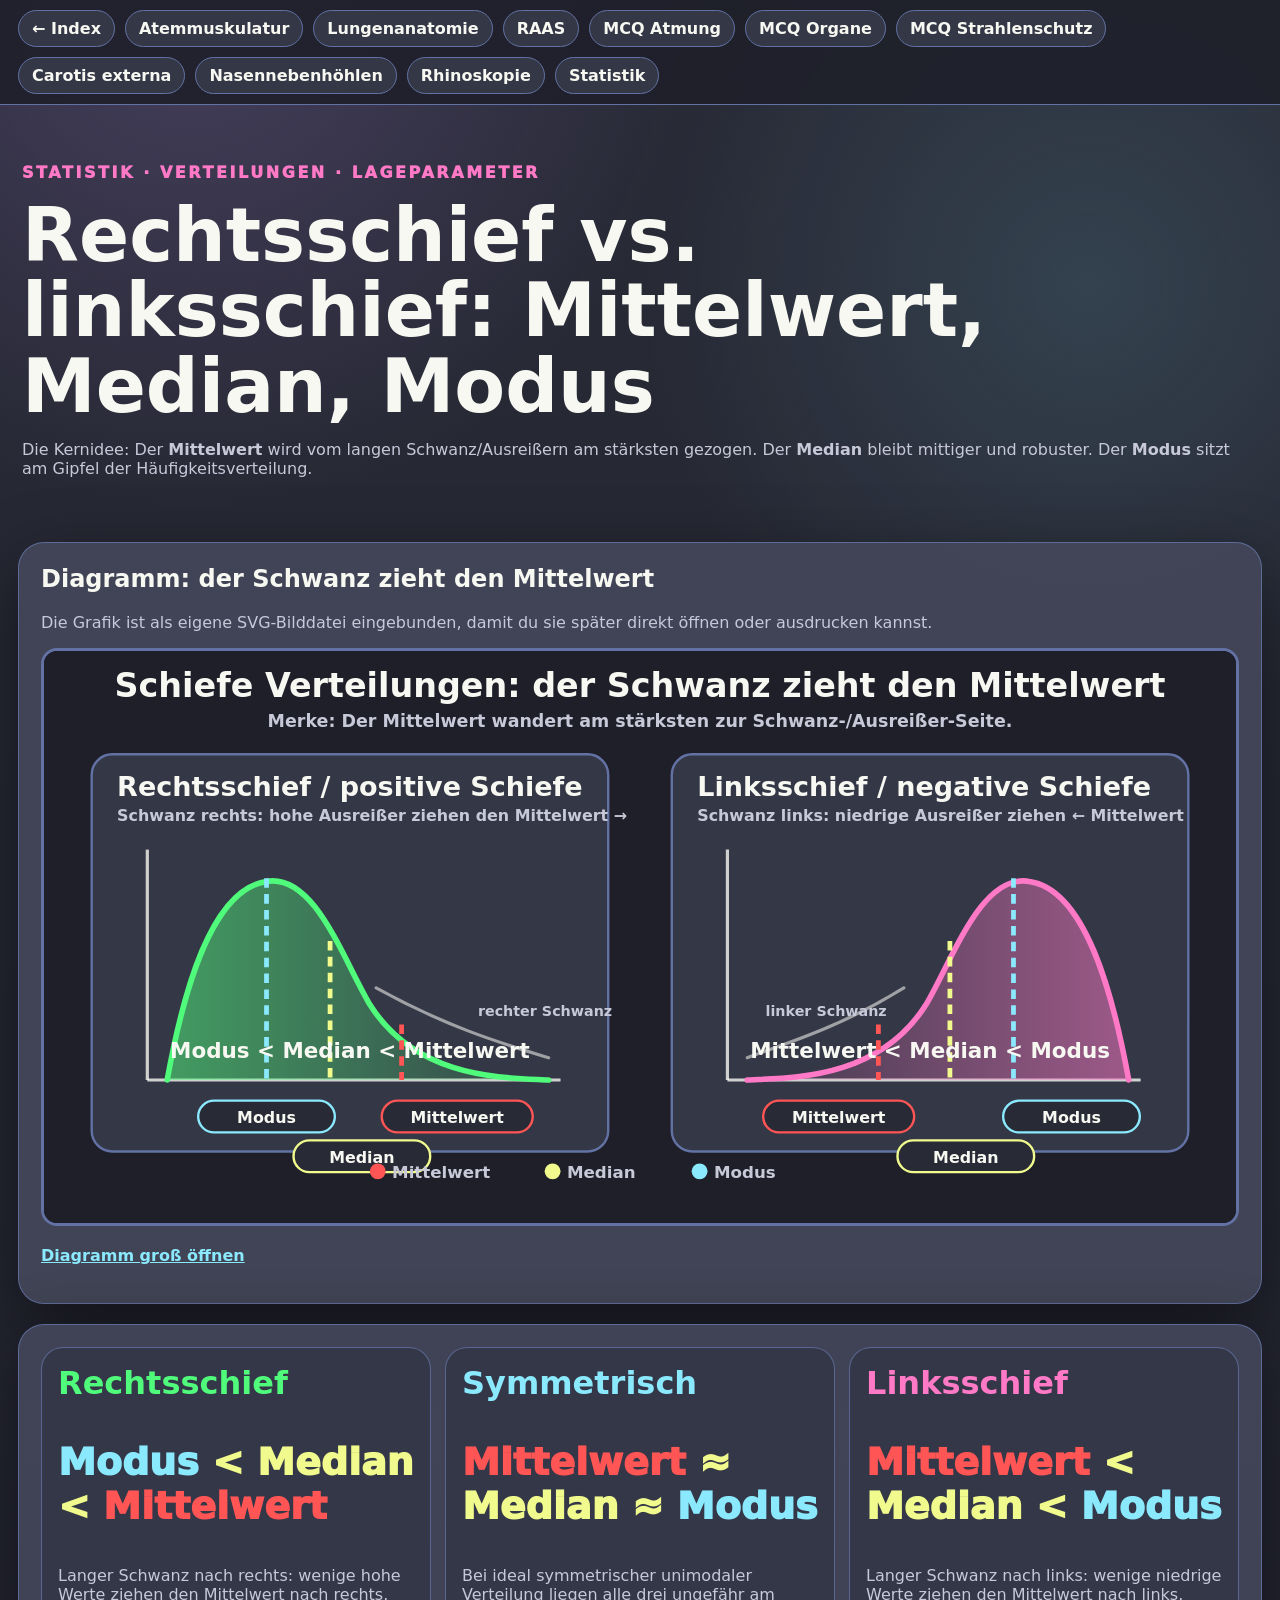
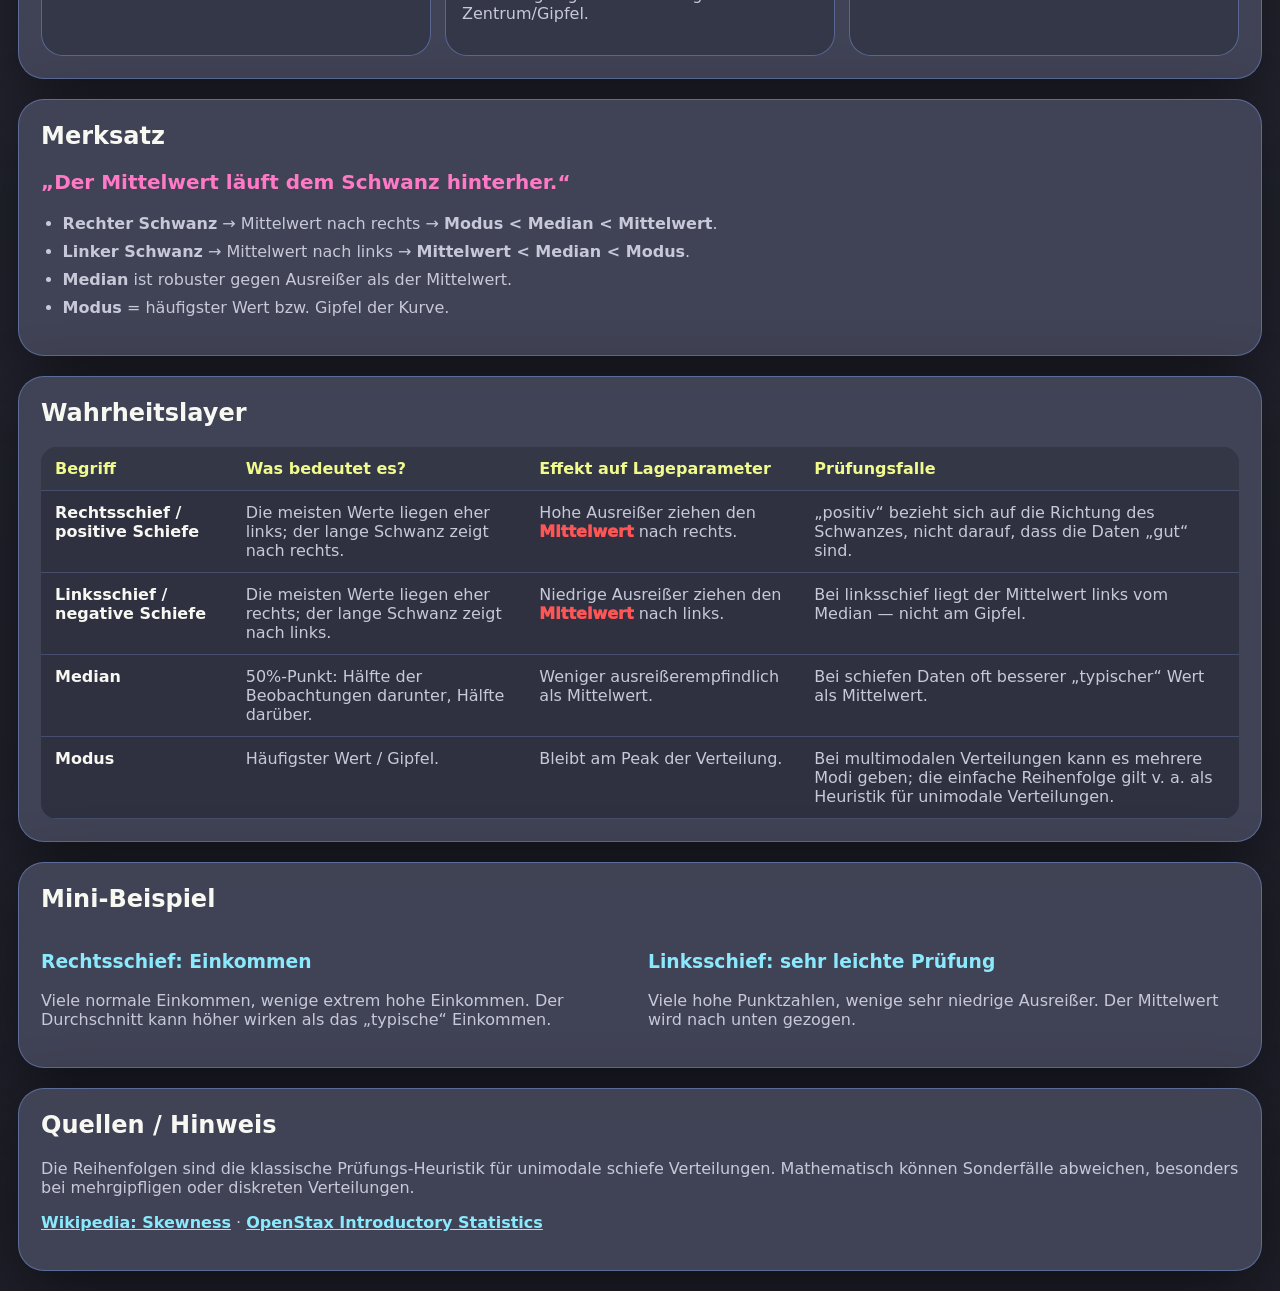
<file: pages/statistik-schiefe-verteilung.html>
<!doctype html>
<html lang="de">
<head>
<meta charset="utf-8"><meta name="viewport" content="width=device-width, initial-scale=1">
<title>Statistik: rechtsschiefe und linksschiefe Verteilungen</title>
<link rel="stylesheet" href="../style.css">
<style>
  .stat-hero h1{max-width:1100px}.formula-strip{display:grid;grid-template-columns:repeat(3,minmax(0,1fr));gap:14px;margin-top:18px}.formula-card{background:rgba(52,55,70,.9);border:1px solid rgba(98,114,164,.8);border-radius:22px;padding:16px}.formula-card h2{font-size:clamp(22px,2.5vw,34px)}.right h2{color:var(--green)}.sym h2{color:var(--cyan)}.left h2{color:var(--pink)}.stat-img{width:100%;border-radius:18px;border:3px solid var(--comment);background:#1e1f29}.compare-grid{display:grid;grid-template-columns:repeat(auto-fit,minmax(280px,1fr));gap:16px}.rule{font-size:clamp(22px,3vw,38px);font-weight:1000;color:var(--yellow)}.mean{color:var(--red);font-weight:1000}.median{color:var(--yellow);font-weight:1000}.mode{color:var(--cyan);font-weight:1000}.memory-line{font-size:1.25rem;font-weight:900;color:var(--pink)}@media(max-width:820px){.formula-strip{grid-template-columns:1fr}}
</style>
</head>
<body><nav class="site-nav"><a href="../index.html">← Index</a><a href="atemmuskulatur.html">Atemmuskulatur</a><a href="lungenanatomie.html">Lungenanatomie</a><a href="raas.html">RAAS</a><a href="mcq-physiologie-atmung.html">MCQ Atmung</a><a href="mcq-organe.html">MCQ Organe</a><a href="mcq-klinik-strahlenschutz.html">MCQ Strahlenschutz</a><a href="carotis-externa.html">Carotis externa</a><a href="nasennebenhoehlen.html">Nasennebenhöhlen</a><a href="rhinoskopie.html">Rhinoskopie</a><a href="statistik-schiefe-verteilung.html">Statistik</a></nav>
<header class="stat-hero">
  <p class="eyebrow">Statistik · Verteilungen · Lageparameter</p>
  <h1>Rechtsschief vs. linksschief: Mittelwert, Median, Modus</h1>
  <p>Die Kernidee: Der <b>Mittelwert</b> wird vom langen Schwanz/Ausreißern am stärksten gezogen. Der <b>Median</b> bleibt mittiger und robuster. Der <b>Modus</b> sitzt am Gipfel der Häufigkeitsverteilung.</p>
</header>
<main>
<section class="poster">
  <h2>Diagramm: der Schwanz zieht den Mittelwert</h2>
  <p>Die Grafik ist als eigene SVG-Bilddatei eingebunden, damit du sie später direkt öffnen oder ausdrucken kannst.</p>
  <img class="stat-img" src="../assets/statistik_schiefe_verteilungen.svg" alt="Rechtsschiefe und linksschiefe Verteilung mit Mittelwert Median Modus">
  <p><a href="../assets/statistik_schiefe_verteilungen.svg" target="_blank">Diagramm groß öffnen</a></p>
</section>
<section class="formula-strip" aria-label="Regeln für Mittelwert Median Modus">
  <article class="formula-card right"><h2>Rechtsschief</h2><p class="rule"><span class="mode">Modus</span> &lt; <span class="median">Median</span> &lt; <span class="mean">Mittelwert</span></p><p>Langer Schwanz nach rechts: wenige hohe Werte ziehen den Mittelwert nach rechts.</p></article>
  <article class="formula-card sym"><h2>Symmetrisch</h2><p class="rule"><span class="mean">Mittelwert</span> ≈ <span class="median">Median</span> ≈ <span class="mode">Modus</span></p><p>Bei ideal symmetrischer unimodaler Verteilung liegen alle drei ungefähr am Zentrum/Gipfel.</p></article>
  <article class="formula-card left"><h2>Linksschief</h2><p class="rule"><span class="mean">Mittelwert</span> &lt; <span class="median">Median</span> &lt; <span class="mode">Modus</span></p><p>Langer Schwanz nach links: wenige niedrige Werte ziehen den Mittelwert nach links.</p></article>
</section>
<section class="note topo-note">
  <h2>Merksatz</h2>
  <p class="memory-line">„Der Mittelwert läuft dem Schwanz hinterher.“</p>
  <ul>
    <li><b>Rechter Schwanz</b> → Mittelwert nach rechts → <b>Modus &lt; Median &lt; Mittelwert</b>.</li>
    <li><b>Linker Schwanz</b> → Mittelwert nach links → <b>Mittelwert &lt; Median &lt; Modus</b>.</li>
    <li><b>Median</b> ist robuster gegen Ausreißer als der Mittelwert.</li>
    <li><b>Modus</b> = häufigster Wert bzw. Gipfel der Kurve.</li>
  </ul>
</section>
<section class="legend"><h2>Wahrheitslayer</h2><table><thead><tr><th>Begriff</th><th>Was bedeutet es?</th><th>Effekt auf Lageparameter</th><th>Prüfungsfalle</th></tr></thead><tbody>
<tr><td><b>Rechtsschief / positive Schiefe</b></td><td>Die meisten Werte liegen eher links; der lange Schwanz zeigt nach rechts.</td><td>Hohe Ausreißer ziehen den <span class="mean">Mittelwert</span> nach rechts.</td><td>„positiv“ bezieht sich auf die Richtung des Schwanzes, nicht darauf, dass die Daten „gut“ sind.</td></tr>
<tr><td><b>Linksschief / negative Schiefe</b></td><td>Die meisten Werte liegen eher rechts; der lange Schwanz zeigt nach links.</td><td>Niedrige Ausreißer ziehen den <span class="mean">Mittelwert</span> nach links.</td><td>Bei linksschief liegt der Mittelwert links vom Median — nicht am Gipfel.</td></tr>
<tr><td><b>Median</b></td><td>50%-Punkt: Hälfte der Beobachtungen darunter, Hälfte darüber.</td><td>Weniger ausreißerempfindlich als Mittelwert.</td><td>Bei schiefen Daten oft besserer „typischer“ Wert als Mittelwert.</td></tr>
<tr><td><b>Modus</b></td><td>Häufigster Wert / Gipfel.</td><td>Bleibt am Peak der Verteilung.</td><td>Bei multimodalen Verteilungen kann es mehrere Modi geben; die einfache Reihenfolge gilt v. a. als Heuristik für unimodale Verteilungen.</td></tr>
</tbody></table></section>
<section class="note"><h2>Mini-Beispiel</h2><div class="compare-grid">
<article class="mini-card"><h3>Rechtsschief: Einkommen</h3><p>Viele normale Einkommen, wenige extrem hohe Einkommen. Der Durchschnitt kann höher wirken als das „typische“ Einkommen.</p></article>
<article class="mini-card"><h3>Linksschief: sehr leichte Prüfung</h3><p>Viele hohe Punktzahlen, wenige sehr niedrige Ausreißer. Der Mittelwert wird nach unten gezogen.</p></article>
</div></section>
<section class="note"><h2>Quellen / Hinweis</h2><p>Die Reihenfolgen sind die klassische Prüfungs-Heuristik für unimodale schiefe Verteilungen. Mathematisch können Sonderfälle abweichen, besonders bei mehrgipfligen oder diskreten Verteilungen.</p><p><a href="https://en.wikipedia.org/wiki/Skewness" target="_blank" rel="noopener">Wikipedia: Skewness</a> · <a href="https://openstax.org/books/introductory-statistics-2e/pages/2-7-measures-of-the-spread-of-the-data" target="_blank" rel="noopener">OpenStax Introductory Statistics</a></p></section>
</main>
</body></html>
</file>
<file: style.css>
:root{
  --bg:#282a36;
  --bg-2:#1e1f29;
  --surface:#44475a;
  --surface-2:#343746;
  --surface-3:#2f3140;
  --text:#f8f8f2;
  --muted:#c7c9d9;
  --comment:#6272a4;
  --cyan:#8be9fd;
  --green:#50fa7b;
  --orange:#ffb86c;
  --pink:#ff79c6;
  --purple:#bd93f9;
  --red:#ff5555;
  --yellow:#f1fa8c;
  --border:#6272a4;
  --shadow:0 22px 70px rgba(0,0,0,.45);
}
*{box-sizing:border-box}
html{scroll-behavior:smooth;background:#1e1f29;min-height:100%}
body{
  margin:0;
  min-height:100vh;
  font-family:Inter,system-ui,-apple-system,Segoe UI,sans-serif;
  background:
    radial-gradient(circle at 15% 0%, rgba(189,147,249,.20), transparent 32rem),
    radial-gradient(circle at 85% 10%, rgba(139,233,253,.13), transparent 28rem),
    linear-gradient(180deg,var(--bg),var(--bg-2));
  color:var(--text);
}
header,main{max-width:1450px;margin:auto}
header{padding:42px 22px 28px;color:var(--text)}
h1{font-size:clamp(36px,6vw,74px);line-height:1.02;margin:.1em 0;text-wrap:balance}
h2{color:var(--text);margin-top:0} h3{color:var(--cyan)}
p,li{color:var(--muted)}
a{color:var(--cyan);font-weight:800} a:hover{color:var(--pink)}
.eyebrow,.card-kicker{color:var(--pink);text-transform:uppercase;letter-spacing:.16em;font-weight:1000}
.key{display:flex;gap:14px;flex-wrap:wrap;align-items:center}.key span{color:var(--muted)}
.gdot,.mdot,.rdot,.ydot{display:inline-block;width:18px;height:18px;border-radius:50%}.gdot{background:var(--green)}.mdot{background:var(--pink)}.rdot{background:var(--red)}.ydot{background:var(--yellow)}
.site-nav{position:sticky;top:0;z-index:10;display:flex;gap:10px;flex-wrap:wrap;align-items:center;padding:10px 18px;background:rgba(30,31,41,.88);backdrop-filter:blur(10px);border-bottom:1px solid var(--comment)}
.site-nav a{color:var(--text);text-decoration:none;background:var(--surface-2);border:1px solid var(--comment);border-radius:999px;padding:8px 13px}.site-nav a:hover{background:var(--surface);border-color:var(--pink);color:var(--pink)}
section,.poster,.focus,.library-card,.exam-note,.note,.legend{background:rgba(68,71,90,.92);border:1px solid rgba(98,114,164,.85);border-radius:26px;padding:22px;margin:20px 18px;box-shadow:var(--shadow)}
.poster img{width:100%;border-radius:16px;border:3px solid var(--comment);background:var(--bg-2)}
.poster .schema-img{border-color:var(--purple);background:var(--bg-2);max-height:none;object-fit:contain}
.home-hero,.carotis-hero{padding-top:54px}.carotis-hero h1,.home-hero h1{text-wrap:balance}
.library-grid{display:grid;grid-template-columns:repeat(auto-fit,minmax(280px,1fr));gap:18px;background:transparent;border:0;box-shadow:none;padding:0}.library-card{min-height:220px;display:flex;flex-direction:column}.library-card.featured{background:linear-gradient(135deg,rgba(68,71,90,.96),rgba(80,250,123,.10))}.library-card.ghost{opacity:.78;border-style:dashed}.library-card h2{font-size:clamp(26px,3vw,42px);margin:.1em 0}.card-link{margin-top:auto;align-self:flex-start;background:var(--pink);color:#282a36!important;text-decoration:none;border-radius:999px;padding:11px 16px;box-shadow:0 8px 20px #0005}
.mnemonic-spotlight{display:grid;grid-template-columns:minmax(0,1.45fr) minmax(300px,.75fr);gap:20px;align-items:start}.mnemonic-spotlight h2{font-size:clamp(28px,4.5vw,56px);line-height:1.02;margin:.15em 0 .35em;color:var(--yellow)}.mnemonic-list{font-size:clamp(17px,1.7vw,24px);line-height:1.45;margin:0;padding-left:1.35em}.mnemonic-list b{color:var(--green)}.quote{font-size:1.25rem;font-weight:1000;color:var(--pink)}
.integrated-wrap{position:relative;line-height:0}.integrated-wrap>img{display:block}.hotspot{position:absolute;transform:translate(-50%,-50%);min-width:clamp(34px,4.2vw,64px);height:clamp(34px,4.2vw,64px);padding:0 8px;border-radius:999px;border:3px solid var(--text);background:var(--red);color:#fff;font-weight:1000;font-size:clamp(12px,1.35vw,20px);display:grid;place-items:center;box-shadow:0 0 0 4px rgba(255,85,85,.42),0 5px 18px #000b;cursor:pointer;z-index:3;line-height:1}.hotspot:hover,.hotspot.active{background:var(--pink);color:#282a36;box-shadow:0 0 0 7px #fff7,0 0 0 13px rgba(255,121,198,.36),0 8px 22px #000c;scale:1.12}.scene-legend{position:absolute;right:1.2%;bottom:1.2%;z-index:4;line-height:1.2;width:min(340px,34%);max-height:38%;overflow:auto;background:rgba(40,42,54,.90);backdrop-filter:blur(7px);border:3px solid var(--pink);border-radius:16px;padding:10px 12px;box-shadow:0 15px 45px #0009;color:var(--text);font-size:clamp(12px,1.05vw,15px)}.scene-legend b{display:block;font-size:clamp(14px,1.25vw,19px);color:var(--yellow)}.scene-legend span{display:block;margin-top:6px;color:var(--muted)}.scene-legend a{display:inline-block;margin-top:8px;color:var(--cyan);font-weight:900}.open-full{margin:.75rem 0 0}.focus{display:grid;grid-template-columns:1fr;gap:18px}.zone{display:inline-block;background:var(--surface-2);border:1px solid var(--comment);border-radius:999px;padding:.25rem .65rem;color:var(--cyan);font-weight:900}
table{width:100%;border-collapse:collapse;overflow:hidden;border-radius:16px;background:var(--surface-3)}.legend{overflow-x:auto}th,td{padding:12px 14px;border-bottom:1px solid rgba(98,114,164,.45);vertical-align:top}th{text-align:left;color:var(--yellow);background:#343746}td{color:var(--muted)}td b{color:var(--text)}tr.active,tr:hover{background:rgba(139,233,253,.08)}
.topo-note ul{padding-left:1.35rem}.topo-note li{margin:.55rem 0}.exam-note{background:rgba(52,55,70,.9)}
.site-footer{max-width:1450px;margin:24px auto 0;padding:0 22px 36px;text-align:center}.site-footer a{display:inline-block;padding:10px 16px;border:1px solid var(--comment);border-radius:999px;background:var(--surface-2);color:var(--cyan);text-decoration:none}.site-footer a:hover{border-color:var(--pink);color:var(--pink)}
@media(max-width:760px){.mnemonic-spotlight{grid-template-columns:1fr}.scene-legend{position:static;width:auto;max-height:none;margin-top:10px;border-radius:14px}.integrated-wrap{line-height:normal}.hotspot{min-width:32px;height:32px;font-size:12px}.poster,.focus,section{margin:14px 10px;padding:16px}}
</file>
